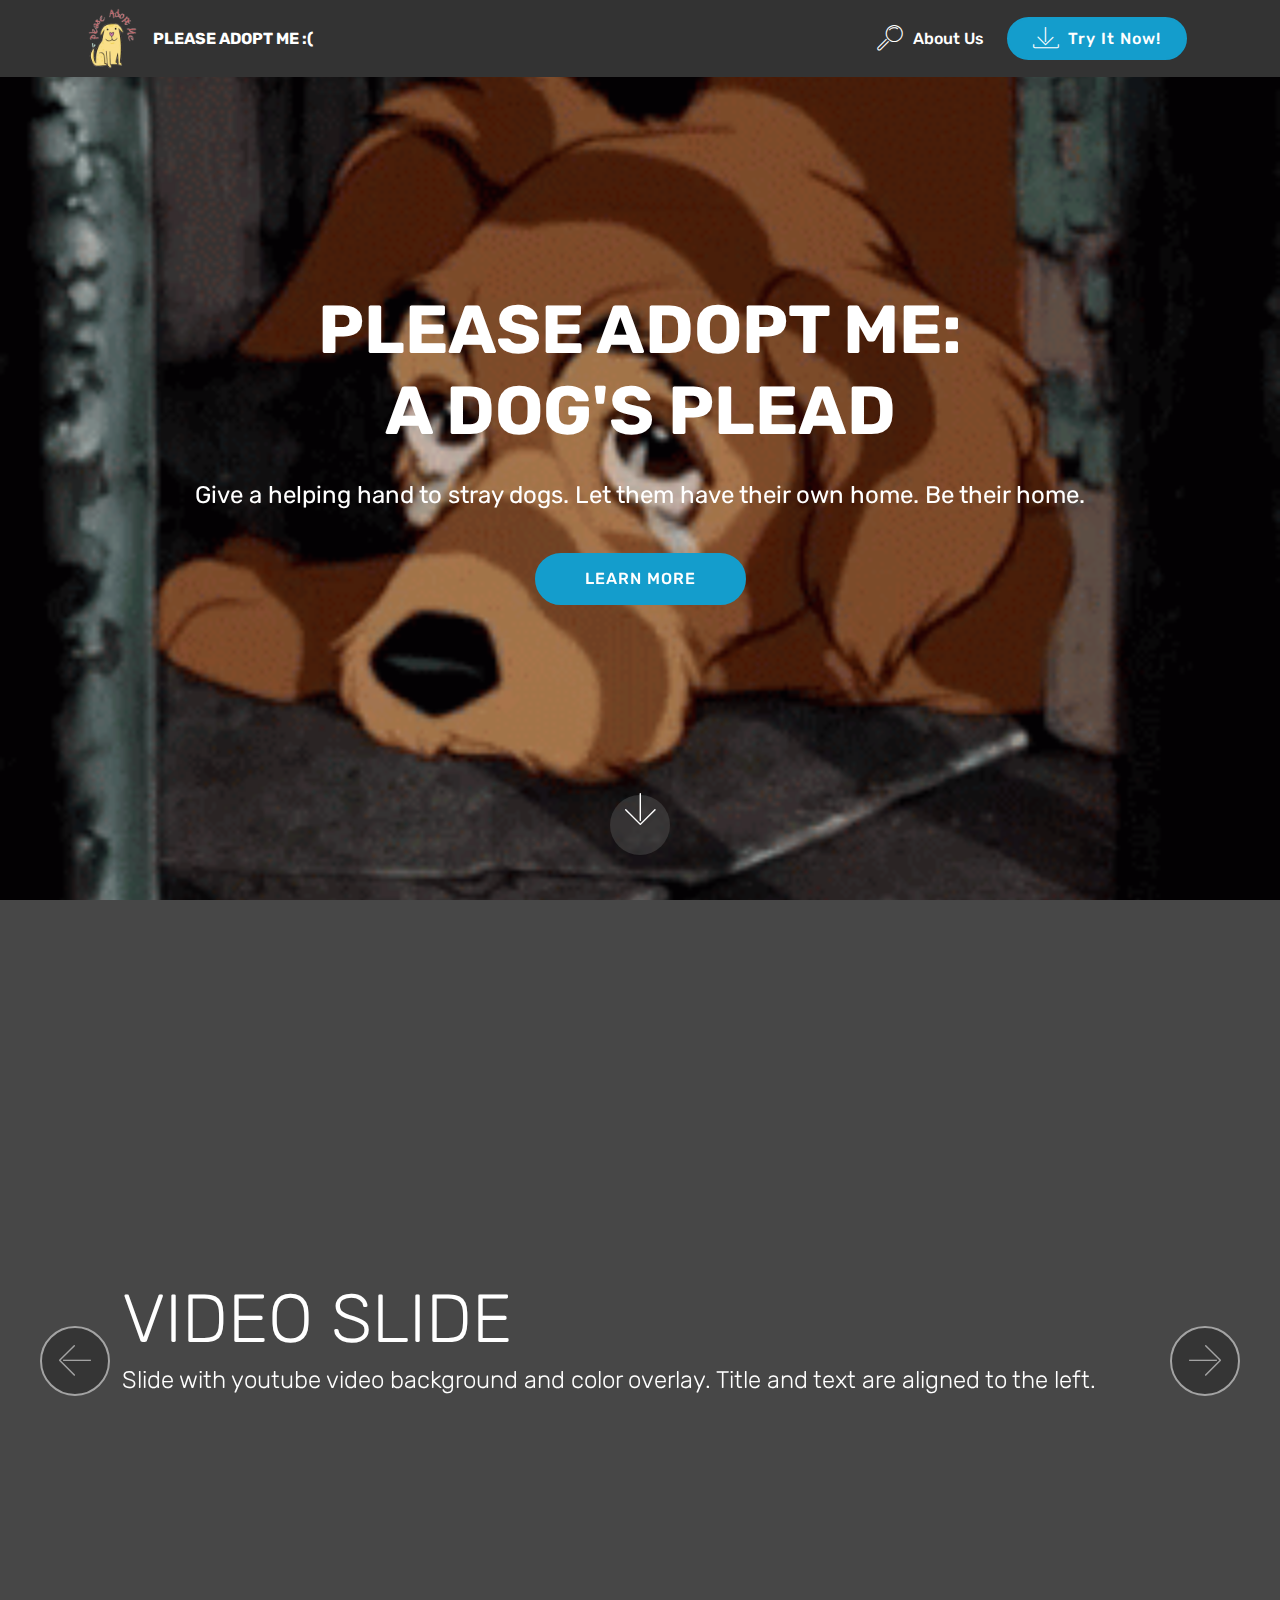
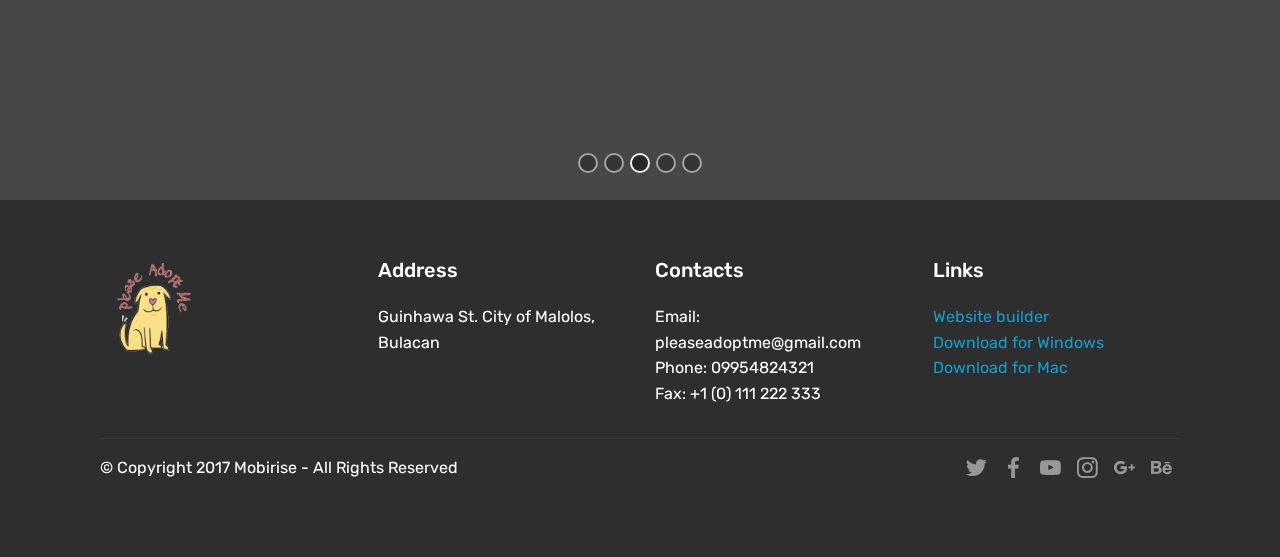
<file: index.html>
<!DOCTYPE html>
<html >
<head>
  <!-- Site made with Mobirise Website Builder v4.8.4, https://mobirise.com -->
  <meta charset="UTF-8">
  <meta http-equiv="X-UA-Compatible" content="IE=edge">
  <meta name="generator" content="Mobirise v4.8.4, mobirise.com">
  <meta name="viewport" content="width=device-width, initial-scale=1, minimum-scale=1">
  <link rel="shortcut icon" href="assets/images/imageedit-1-9309919040-122x122.png" type="image/x-icon">
  <meta name="description" content="">
  <title>Home</title>
  <link rel="stylesheet" href="assets/web/assets/mobirise-icons/mobirise-icons.css">
  <link rel="stylesheet" href="assets/tether/tether.min.css">
  <link rel="stylesheet" href="assets/bootstrap/css/bootstrap.min.css">
  <link rel="stylesheet" href="assets/bootstrap/css/bootstrap-grid.min.css">
  <link rel="stylesheet" href="assets/bootstrap/css/bootstrap-reboot.min.css">
  <link rel="stylesheet" href="assets/socicon/css/styles.css">
  <link rel="stylesheet" href="assets/dropdown/css/style.css">
  <link rel="stylesheet" href="assets/theme/css/style.css">
  <link rel="stylesheet" href="assets/mobirise/css/mbr-additional.css" type="text/css">
  
  
  
</head>
<body>
  <section class="menu cid-r2PenabBRb" once="menu" id="menu1-4">

    

    <nav class="navbar navbar-expand beta-menu navbar-dropdown align-items-center navbar-fixed-top navbar-toggleable-sm">
        <button class="navbar-toggler navbar-toggler-right" type="button" data-toggle="collapse" data-target="#navbarSupportedContent" aria-controls="navbarSupportedContent" aria-expanded="false" aria-label="Toggle navigation">
            <div class="hamburger">
                <span></span>
                <span></span>
                <span></span>
                <span></span>
            </div>
        </button>
        <div class="menu-logo">
            <div class="navbar-brand">
                <span class="navbar-logo">
                    <a href="https://mobirise.com">
                         <img src="assets/images/imageedit-1-9309919040-122x122.png" alt="Mobirise" title="" style="height: 3.8rem;">
                    </a>
                </span>
                <span class="navbar-caption-wrap"><a class="navbar-caption text-white display-4" href="https://mobirise.com">PLEASE ADOPT ME :(</a></span>
            </div>
        </div>
        <div class="collapse navbar-collapse" id="navbarSupportedContent">
            <ul class="navbar-nav nav-dropdown" data-app-modern-menu="true"><li class="nav-item">
                    <a class="nav-link link text-white display-4" href="page1.html">
                        <span class="mbri-search mbr-iconfont mbr-iconfont-btn"></span>
                        About Us
                    </a>
                </li></ul>
            <div class="navbar-buttons mbr-section-btn"><a class="btn btn-sm btn-primary display-4" href="https://mobirise.com">
                    <span class="mbri-save mbr-iconfont mbr-iconfont-btn "></span>
                    Try It Now!
                </a></div>
        </div>
    </nav>
</section>

<section class="engine"><a href="https://mobirise.info/v">html templates</a></section><section class="header6 cid-r2Pd1W786J mbr-fullscreen mbr-parallax-background" id="header6-2">

    

    <div class="mbr-overlay" style="opacity: 0.2; background-color: rgb(0, 0, 0);">
    </div>

    <div class="container">
        <div class="row justify-content-md-center">
            <div class="mbr-white col-md-10">
                <h1 class="mbr-section-title align-center mbr-bold pb-3 mbr-fonts-style display-1">
                    PLEASE ADOPT ME: <br>A DOG'S PLEAD</h1>
                <p class="mbr-text align-center pb-3 mbr-fonts-style display-5">Give a helping hand to stray dogs. Let them have their own home. Be their home.</p>
                <div class="mbr-section-btn align-center"><a class="btn btn-md btn-primary display-4" href="page2.html">LEARN MORE</a></div>
            </div>
        </div>
    </div>

    <div class="mbr-arrow hidden-sm-down" aria-hidden="true">
        <a href="#next">
            <i class="mbri-down mbr-iconfont"></i>
        </a>
    </div>
</section>

<section class="carousel slide cid-r2Pmy8Nw4Q" data-interval="false" id="slider1-f">

    

    <div class="full-screen"><div class="mbr-slider slide carousel" data-pause="true" data-keyboard="false" data-ride="false" data-interval="false"><ol class="carousel-indicators"><li data-app-prevent-settings="" data-target="#slider1-f" data-slide-to="0"></li><li data-app-prevent-settings="" data-target="#slider1-f" data-slide-to="1"></li><li data-app-prevent-settings="" data-target="#slider1-f" class=" active" data-slide-to="2"></li><li data-app-prevent-settings="" data-target="#slider1-f" data-slide-to="3"></li><li data-app-prevent-settings="" data-target="#slider1-f" data-slide-to="4"></li></ol><div class="carousel-inner" role="listbox"><div class="carousel-item slider-fullscreen-image" data-bg-video-slide="false" style="background-image: url(assets/images/received-312939912620183-960x720.jpg);"><div class="container container-slide"><div class="image_wrapper"><div class="mbr-overlay"></div><img src="assets/images/received-312939912620183-960x720.jpg"><div class="carousel-caption justify-content-center"><div class="col-10 align-center"><h2 class="mbr-fonts-style display-1">donate and support</h2><p class="lead mbr-text mbr-fonts-style display-5">it will make everyone happy :)</p><div class="mbr-section-btn" buttons="0"><a class="btn btn-success display-4" href="page4.html">FOR WINDOWS</a> <a class="btn  btn-white-outline display-4" href="page4.html">FOR MAC</a></div></div></div></div></div></div><div class="carousel-item slider-fullscreen-image" data-bg-video-slide="false" style="background-image: url(assets/images/received-172473423642294.gif);"><div class="container container-slide"><div class="image_wrapper"><div class="mbr-overlay"></div><img src="assets/images/received-172473423642294.gif"><div class="carousel-caption justify-content-center"><div class="col-10 align-right"><h2 class="mbr-fonts-style display-1">IMAGE SLIDE</h2><p class="lead mbr-text mbr-fonts-style display-5">Choose from the large selection of latest pre-made blocks - jumbotrons, hero images, parallax scrolling, video backgrounds, hamburger menu, sticky header and more.</p><div class="mbr-section-btn" buttons="0"><a class="btn btn-info display-4" href="page3.html">FOR WINDOWS</a> <a class="btn  btn-white-outline display-4" href="page3.html">FOR MAC</a></div></div></div></div></div></div><div class="carousel-item slider-fullscreen-image active" data-bg-video-slide="https://www.youtu.be.com/HUxh4Q2AW58"><div class="mbr-overlay" style="opacity: 0.7;"></div><div class="container container-slide"><div class="image_wrapper"><img src="assets/images/2.jpg" style="opacity: 0;"><div class="carousel-caption justify-content-center"><div class="col-10 align-left"><h2 class="mbr-fonts-style display-1">VIDEO SLIDE</h2><p class="lead mbr-text mbr-fonts-style display-5">Slide with youtube video background and color overlay. Title and text are aligned to the left.</p></div></div></div></div></div><div class="carousel-item slider-fullscreen-image" data-bg-video-slide="false" style="background-image: url(assets/images/received-684052268632776-960x720.jpg);"><div class="container container-slide"><div class="image_wrapper"><div class="mbr-overlay"></div><img src="assets/images/received-684052268632776-960x720.jpg"><div class="carousel-caption justify-content-center"><div class="col-10 align-center"><h2 class="mbr-fonts-style display-1">BE A VOLUNTEER!!</h2><p class="lead mbr-text mbr-fonts-style display-5">help the dogs</p><div class="mbr-section-btn" buttons="0"><a class="btn btn-success display-4" href="page4.html">FOR WINDOWS</a> <a class="btn  btn-white-outline display-4" href="page4.html">FOR MAC</a></div></div></div></div></div></div><div class="carousel-item slider-fullscreen-image" data-bg-video-slide="false" style="background-image: url(assets/images/received-243770322969000.gif);"><div class="container container-slide"><div class="image_wrapper"><div class="mbr-overlay"></div><img src="assets/images/received-243770322969000.gif"><div class="carousel-caption justify-content-center"><div class="col-10 align-center"><h2 class="mbr-fonts-style display-1">arf arf</h2><p class="lead mbr-text mbr-fonts-style display-5">give us dog. give a tender love and care.</p><div class="mbr-section-btn" buttons="0"><a class="btn btn-success display-4" href="page4.html">FOR WINDOWS</a> <a class="btn  btn-white-outline display-4" href="page4.html">FOR MAC</a></div></div></div></div></div></div></div><a data-app-prevent-settings="" class="carousel-control carousel-control-prev" role="button" data-slide="prev" href="#slider1-f"><span aria-hidden="true" class="mbri-left mbr-iconfont"></span><span class="sr-only">Previous</span></a><a data-app-prevent-settings="" class="carousel-control carousel-control-next" role="button" data-slide="next" href="#slider1-f"><span aria-hidden="true" class="mbri-right mbr-iconfont"></span><span class="sr-only">Next</span></a></div></div>

</section>

<section class="cid-r2PgQYYtP4" id="footer1-e">

    

    

    <div class="container">
        <div class="media-container-row content text-white">
            <div class="col-12 col-md-3">
                <div class="media-wrap">
                    <a href="https://mobirise.com/">
                        <img src="assets/images/imageedit-1-9309919040-192x192.png" alt="Mobirise" title="">
                    </a>
                </div>
            </div>
            <div class="col-12 col-md-3 mbr-fonts-style display-7">
                <h5 class="pb-3">
                    Address
                </h5>
                <p class="mbr-text">Guinhawa St. City of Malolos, Bulacan</p>
            </div>
            <div class="col-12 col-md-3 mbr-fonts-style display-7">
                <h5 class="pb-3">
                    Contacts
                </h5>
                <p class="mbr-text">
                    Email: pleaseadoptme@gmail.com
                    <br>Phone: 09954824321 &nbsp; &nbsp; &nbsp; &nbsp; &nbsp;<br>Fax: +1 (0) 111 222 333</p>
            </div>
            <div class="col-12 col-md-3 mbr-fonts-style display-7">
                <h5 class="pb-3">
                    Links
                </h5>
                <p class="mbr-text">
                    <a class="text-primary" href="https://mobirise.com/">Website builder</a>
                    <br><a class="text-primary" href="https://mobirise.com/mobirise-free-win.zip">Download for Windows</a>
                    <br><a class="text-primary" href="https://mobirise.com/mobirise-free-mac.zip">Download for Mac</a>
                </p>
            </div>
        </div>
        <div class="footer-lower">
            <div class="media-container-row">
                <div class="col-sm-12">
                    <hr>
                </div>
            </div>
            <div class="media-container-row mbr-white">
                <div class="col-sm-6 copyright">
                    <p class="mbr-text mbr-fonts-style display-7">
                        © Copyright 2017 Mobirise - All Rights Reserved
                    </p>
                </div>
                <div class="col-md-6">
                    <div class="social-list align-right">
                        <div class="soc-item">
                            <a href="https://twitter.com/mobirise" target="_blank">
                                <span class="socicon-twitter socicon mbr-iconfont mbr-iconfont-social"></span>
                            </a>
                        </div>
                        <div class="soc-item">
                            <a href="https://www.facebook.com/effiemagugat" target="_blank">
                                <span class="mbr-iconfont mbr-iconfont-social socicon-facebook socicon"></span>
                            </a>
                        </div>
                        <div class="soc-item">
                            <a href="https://www.youtube.com/glynisjy" target="_blank">
                                <span class="mbr-iconfont mbr-iconfont-social socicon-youtube socicon"></span>
                            </a>
                        </div>
                        <div class="soc-item">
                            <a href="https://instagram.com/effiemagugat" target="_blank">
                                <span class="mbr-iconfont mbr-iconfont-social socicon-instagram socicon"></span>
                            </a>
                        </div>
                        <div class="soc-item">
                            <a href="https://plus.google.com/u/0/+Mobirise" target="_blank">
                                <span class="socicon-googleplus socicon mbr-iconfont mbr-iconfont-social"></span>
                            </a>
                        </div>
                        <div class="soc-item">
                            <a href="https://www.behance.net/Mobirise" target="_blank">
                                <span class="socicon-behance socicon mbr-iconfont mbr-iconfont-social"></span>
                            </a>
                        </div>
                    </div>
                </div>
            </div>
        </div>
    </div>
</section>


  <script src="assets/web/assets/jquery/jquery.min.js"></script>
  <script src="assets/popper/popper.min.js"></script>
  <script src="assets/tether/tether.min.js"></script>
  <script src="assets/bootstrap/js/bootstrap.min.js"></script>
  <script src="assets/smoothscroll/smooth-scroll.js"></script>
  <script src="assets/parallax/jarallax.min.js"></script>
  <script src="assets/vimeoplayer/jquery.mb.vimeo_player.js"></script>
  <script src="assets/touchswipe/jquery.touch-swipe.min.js"></script>
  <script src="assets/bootstrapcarouselswipe/bootstrap-carousel-swipe.js"></script>
  <script src="assets/dropdown/js/script.min.js"></script>
  <script src="assets/ytplayer/jquery.mb.ytplayer.min.js"></script>
  <script src="assets/theme/js/script.js"></script>
  <script src="assets/slidervideo/script.js"></script>
  
  
</body>
</html>
</file>
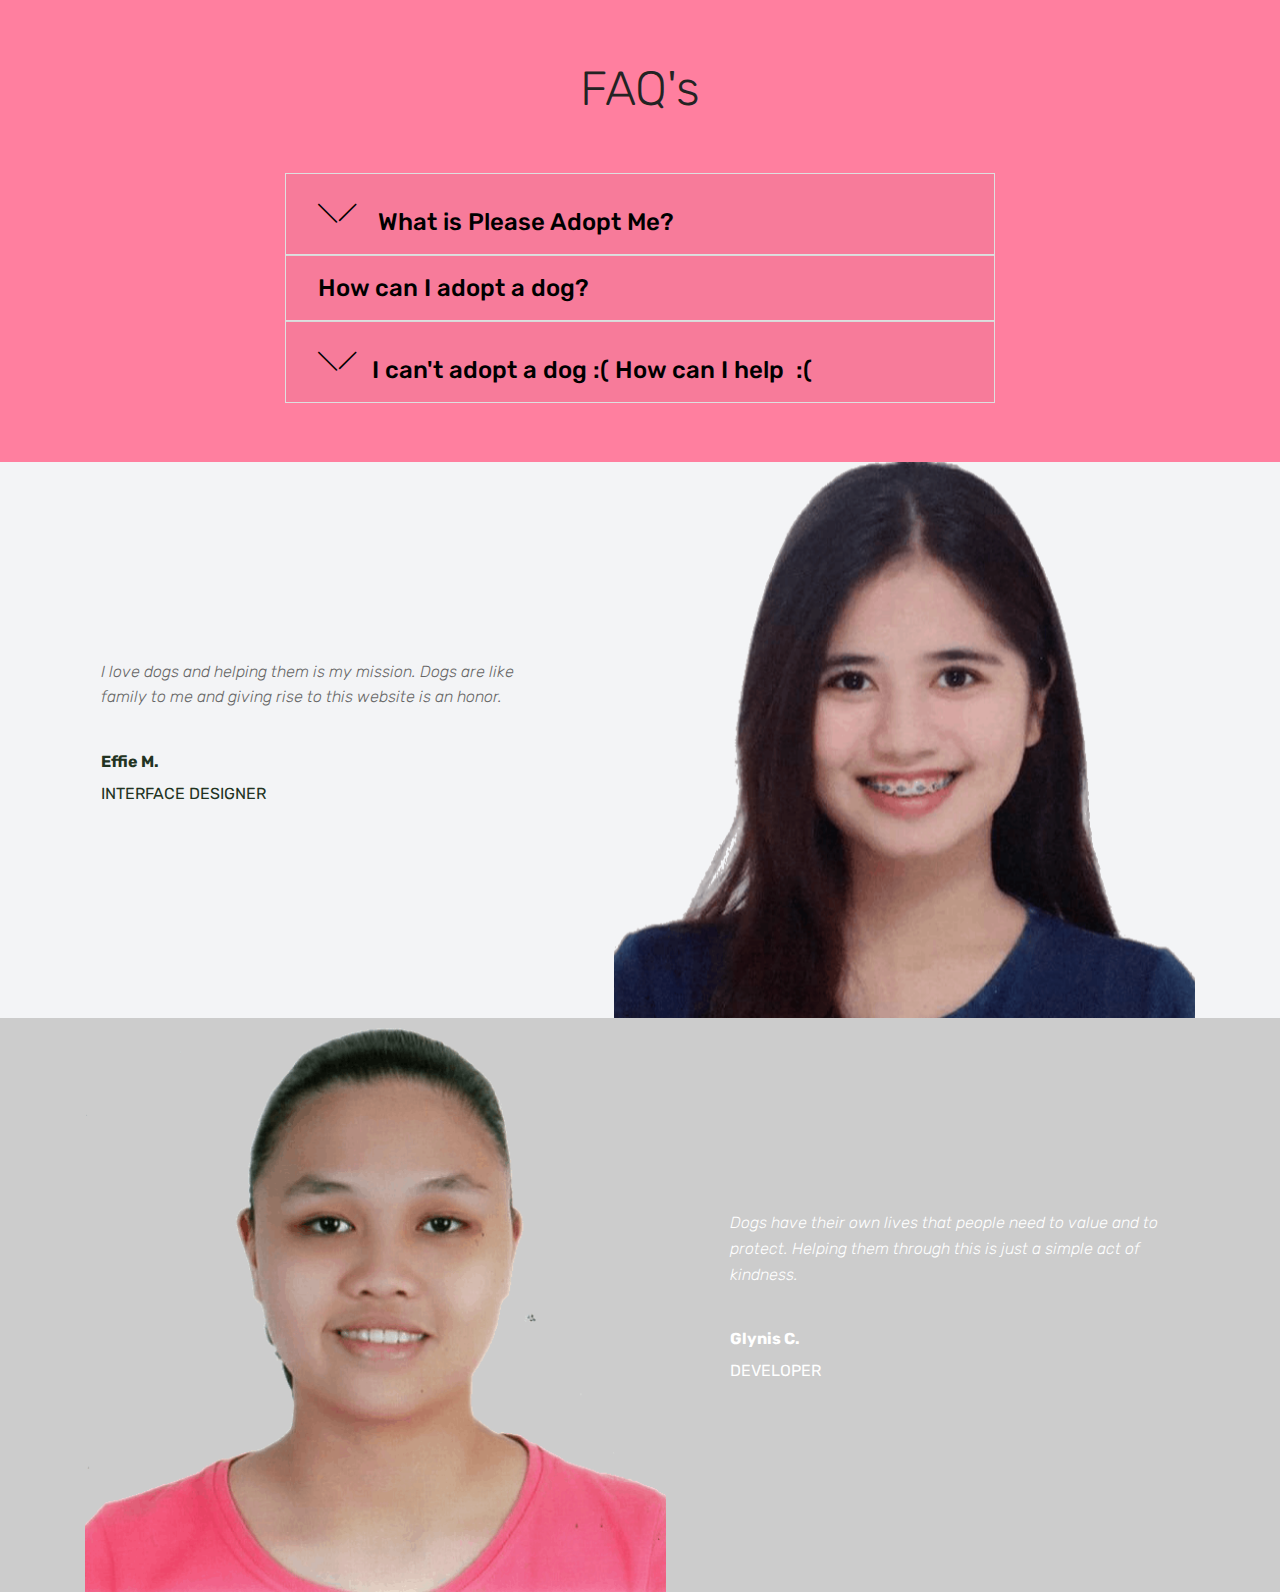
<file: page1.html>
<!DOCTYPE html>
<html >
<head>
  <!-- Site made with Mobirise Website Builder v4.8.4, https://mobirise.com -->
  <meta charset="UTF-8">
  <meta http-equiv="X-UA-Compatible" content="IE=edge">
  <meta name="generator" content="Mobirise v4.8.4, mobirise.com">
  <meta name="viewport" content="width=device-width, initial-scale=1, minimum-scale=1">
  <link rel="shortcut icon" href="assets/images/imageedit-1-9309919040-122x122.png" type="image/x-icon">
  <meta name="description" content="Website Creator Description">
  <title>ABOUT US!</title>
  <link rel="stylesheet" href="assets/web/assets/mobirise-icons/mobirise-icons.css">
  <link rel="stylesheet" href="assets/tether/tether.min.css">
  <link rel="stylesheet" href="assets/bootstrap/css/bootstrap.min.css">
  <link rel="stylesheet" href="assets/bootstrap/css/bootstrap-grid.min.css">
  <link rel="stylesheet" href="assets/bootstrap/css/bootstrap-reboot.min.css">
  <link rel="stylesheet" href="assets/theme/css/style.css">
  <link rel="stylesheet" href="assets/mobirise/css/mbr-additional.css" type="text/css">
  
  
  
</head>
<body>
  <section class="accordion1 cid-r2PoJd8MFn" id="accordion1-m">

    

    
    <div class="container">
        <div class="media-container-row">
            <div class="col-12 col-md-8">
                <div class="section-head text-center space30">
                    <h2 class="mbr-section-title pb-5 mbr-fonts-style display-2">FAQ's</h2>
                </div>
                <div class="clearfix"></div>
                <div id="bootstrap-accordion_10" class="panel-group accordionStyles accordion" role="tablist" aria-multiselectable="true">
                    <div class="card">
                        <div class="card-header" role="tab" id="headingOne">
                            <a role="button" class="panel-title collapsed text-black" data-toggle="collapse" data-core="" href="#collapse1_10" aria-expanded="false" aria-controls="collapse1">
                                <h4 class="mbr-fonts-style display-5">
                                    <span class="sign mbr-iconfont mbri-arrow-down inactive"></span>
                                    What is Please Adopt Me?</h4>
                            </a>
                        </div>
                        <div id="collapse1_10" class="panel-collapse noScroll collapse " role="tabpanel" aria-labelledby="headingOne" data-parent="#bootstrap-accordion_10">
                            <div class="panel-body p-4">
                                <p class="mbr-fonts-style panel-text display-7">This page aims to give home for dogs who are in need. A lot of dogs needs your help.</p>
                            </div>
                        </div>
                    </div>
                    <div class="card">
                        <div class="card-header" role="tab" id="headingTwo">
                            <a role="button" class="collapsed panel-title text-black" data-toggle="collapse" data-core="" href="#collapse2_10" aria-expanded="false" aria-controls="collapse2">
                                <h4 class="mbr-fonts-style display-5">How can I adopt a dog?</h4>
                            </a>
                            
                        </div>
                        <div id="collapse2_10" class="panel-collapse noScroll collapse" role="tabpanel" aria-labelledby="headingTwo" data-parent="#bootstrap-accordion_10">
                            <div class="panel-body p-4">
                                <p class="mbr-fonts-style panel-text display-7">
                                   Send us your inquiry! &nbsp;Name and the reason why you want to adopt a dog. There will be a form to be submitted on our email just to make sure that you are suitable a dog owner.&nbsp;</p>
                            </div>
                        </div>
                    </div>
                    <div class="card">
                        <div class="card-header" role="tab" id="headingThree">
                            <a role="button" class="collapsed text-black panel-title" data-toggle="collapse" data-core="" href="#collapse3_10" aria-expanded="false" aria-controls="collapse3">
                                <h4 class="mbr-fonts-style display-5">
                                    <span class="sign mbr-iconfont mbri-arrow-down inactive"></span>I can't adopt a dog :( How can I help &nbsp;:(</h4>
                            </a>
                        </div>
                        <div id="collapse3_10" class="panel-collapse noScroll collapse" role="tabpanel" aria-labelledby="headingThree" data-parent="#bootstrap-accordion_10">
                            <div class="panel-body p-4">
                                <p class="mbr-fonts-style panel-text display-7">There are millions of ways to help:<br>1. You can send donations. Bank details are in information page. Our foundation needs support from all of you.<br>2. You can help us by spreading the word. Share this page and let other people know. The more people who knows the better. We should know issues like this.<br>3. You can be a volunteer! Help us in feeding, bathing and even playinbg with the dogs. With these, you are in no doubt helping us and the dogs.<br><br></p>
                            </div>
                        </div>
                    </div>
                    
                    
                    
                </div>
            </div>
        </div>
    </div>
</section>

<section class="engine"><a href="https://mobirise.info/g">how to build your own site for free</a></section><section class="testimonials3 cid-r2PprbFkEa" id="testimonials3-o">

    

    

    <div class="container">
        <div class="media-container-row">
            <div class="media-content px-3 align-self-center mbr-white py-2">
                <p class="mbr-text testimonial-text mbr-fonts-style display-7">
                   I love dogs and helping them is my mission. Dogs are like family to me and giving rise to this website is an honor.</p>
                <p class="mbr-author-name pt-4 mb-2 mbr-fonts-style display-7">
                   Effie M.</p>
                <p class="mbr-author-desc mbr-fonts-style display-7">
                   INTERFACE DESIGNER
                </p>
            </div>

            <div class="mbr-figure pl-lg-5" style="width: 130%;">
              <img src="assets/images/imageedit-6-3501434315-600x593.png" alt="" title="">
            </div>
        </div>
    </div>
</section>

<section class="testimonials2 cid-r4eXUuV8z3" id="testimonials2-12">

    

    

    <div class="container">
        <div class="media-container-row">
            <div class="mbr-figure pr-lg-5" style="width: 130%;">
              <img src="assets/images/imageedit-8-2910523706-570x564.png" alt="" title="">
            </div>
            <div class="media-content px-3 align-self-center mbr-white py-2">
                    <p class="mbr-text testimonial-text mbr-fonts-style display-7">Dogs have their own lives that people need to value and to protect. Helping them through this is just a simple act of kindness.&nbsp;</p>
                    <p class="mbr-author-name pt-4 mb-2 mbr-fonts-style display-7">
                       Glynis C.</p>
                    <p class="mbr-author-desc mbr-fonts-style display-7">
                       DEVELOPER
                    </p>
            </div>
        </div>
    </div>
</section>


  <script src="assets/web/assets/jquery/jquery.min.js"></script>
  <script src="assets/popper/popper.min.js"></script>
  <script src="assets/tether/tether.min.js"></script>
  <script src="assets/bootstrap/js/bootstrap.min.js"></script>
  <script src="assets/smoothscroll/smooth-scroll.js"></script>
  <script src="assets/mbr-switch-arrow/mbr-switch-arrow.js"></script>
  <script src="assets/theme/js/script.js"></script>
  
  
</body>
</html>
</file>
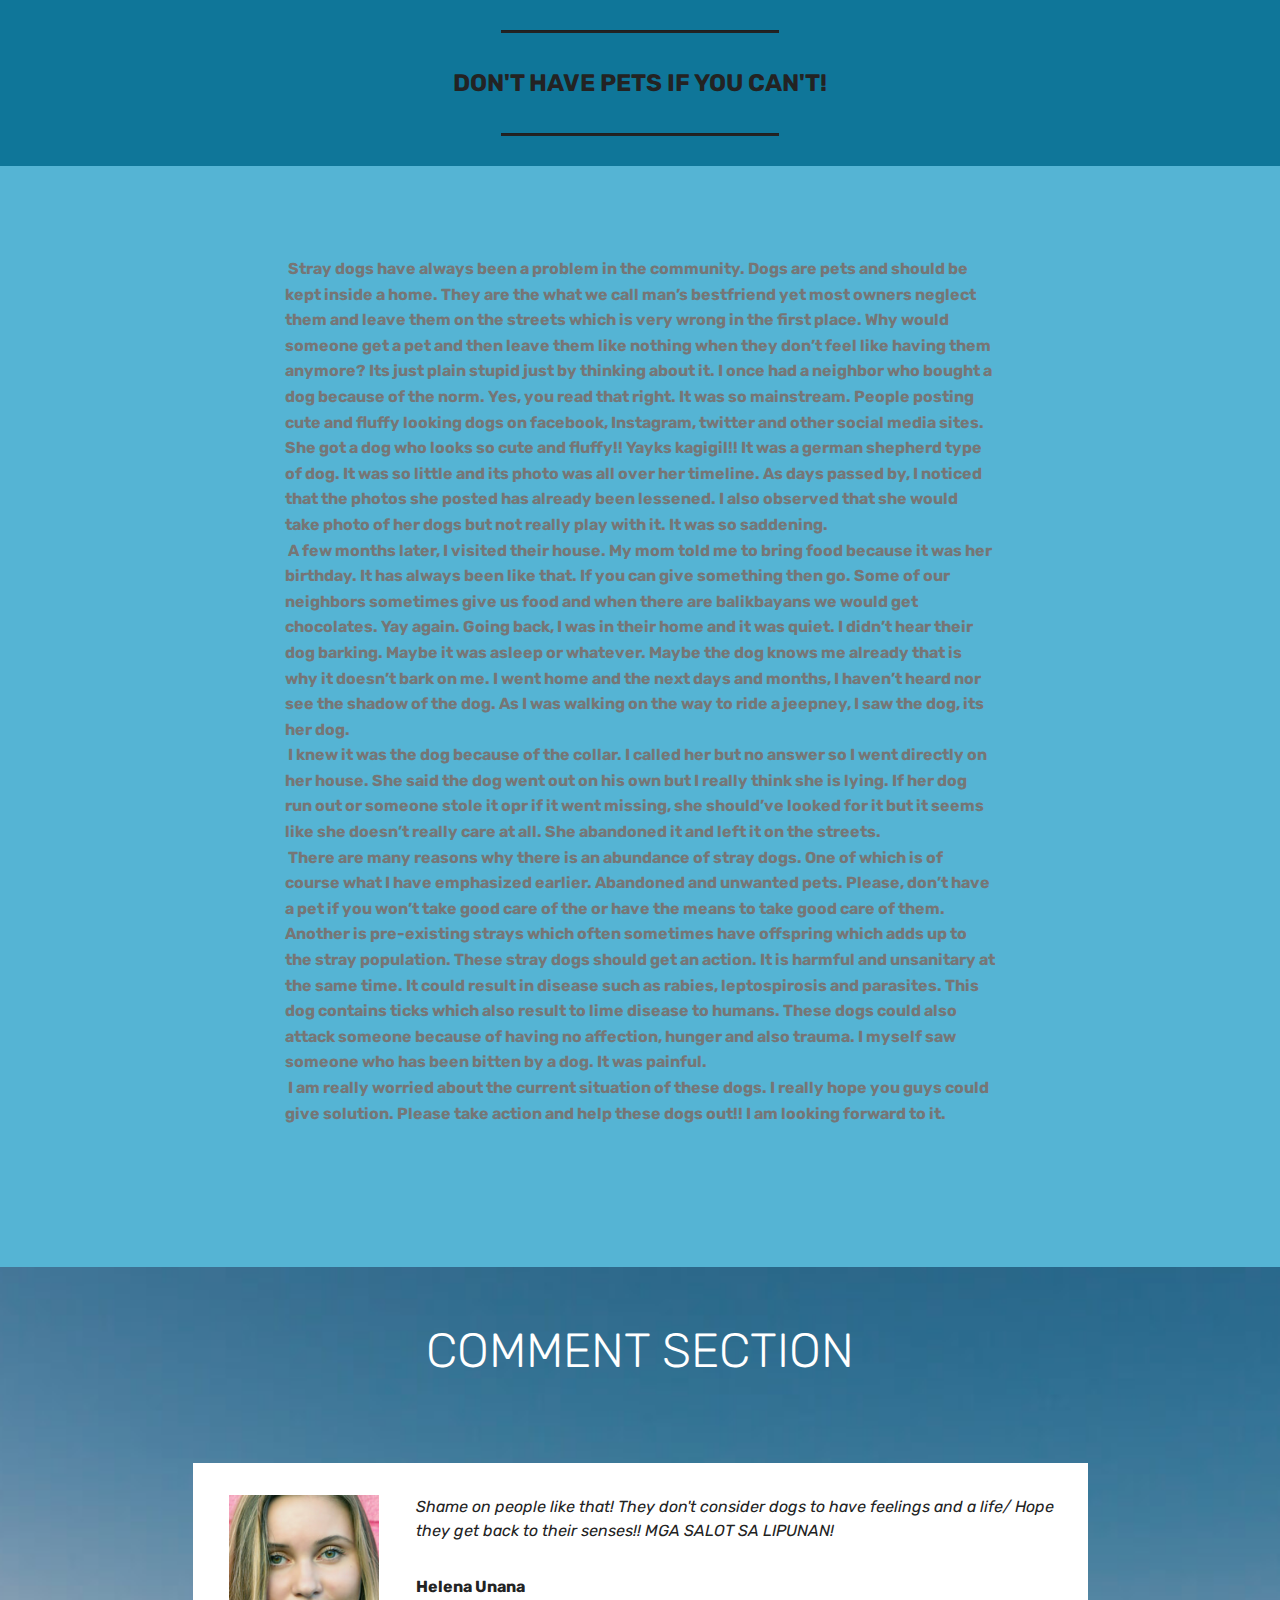
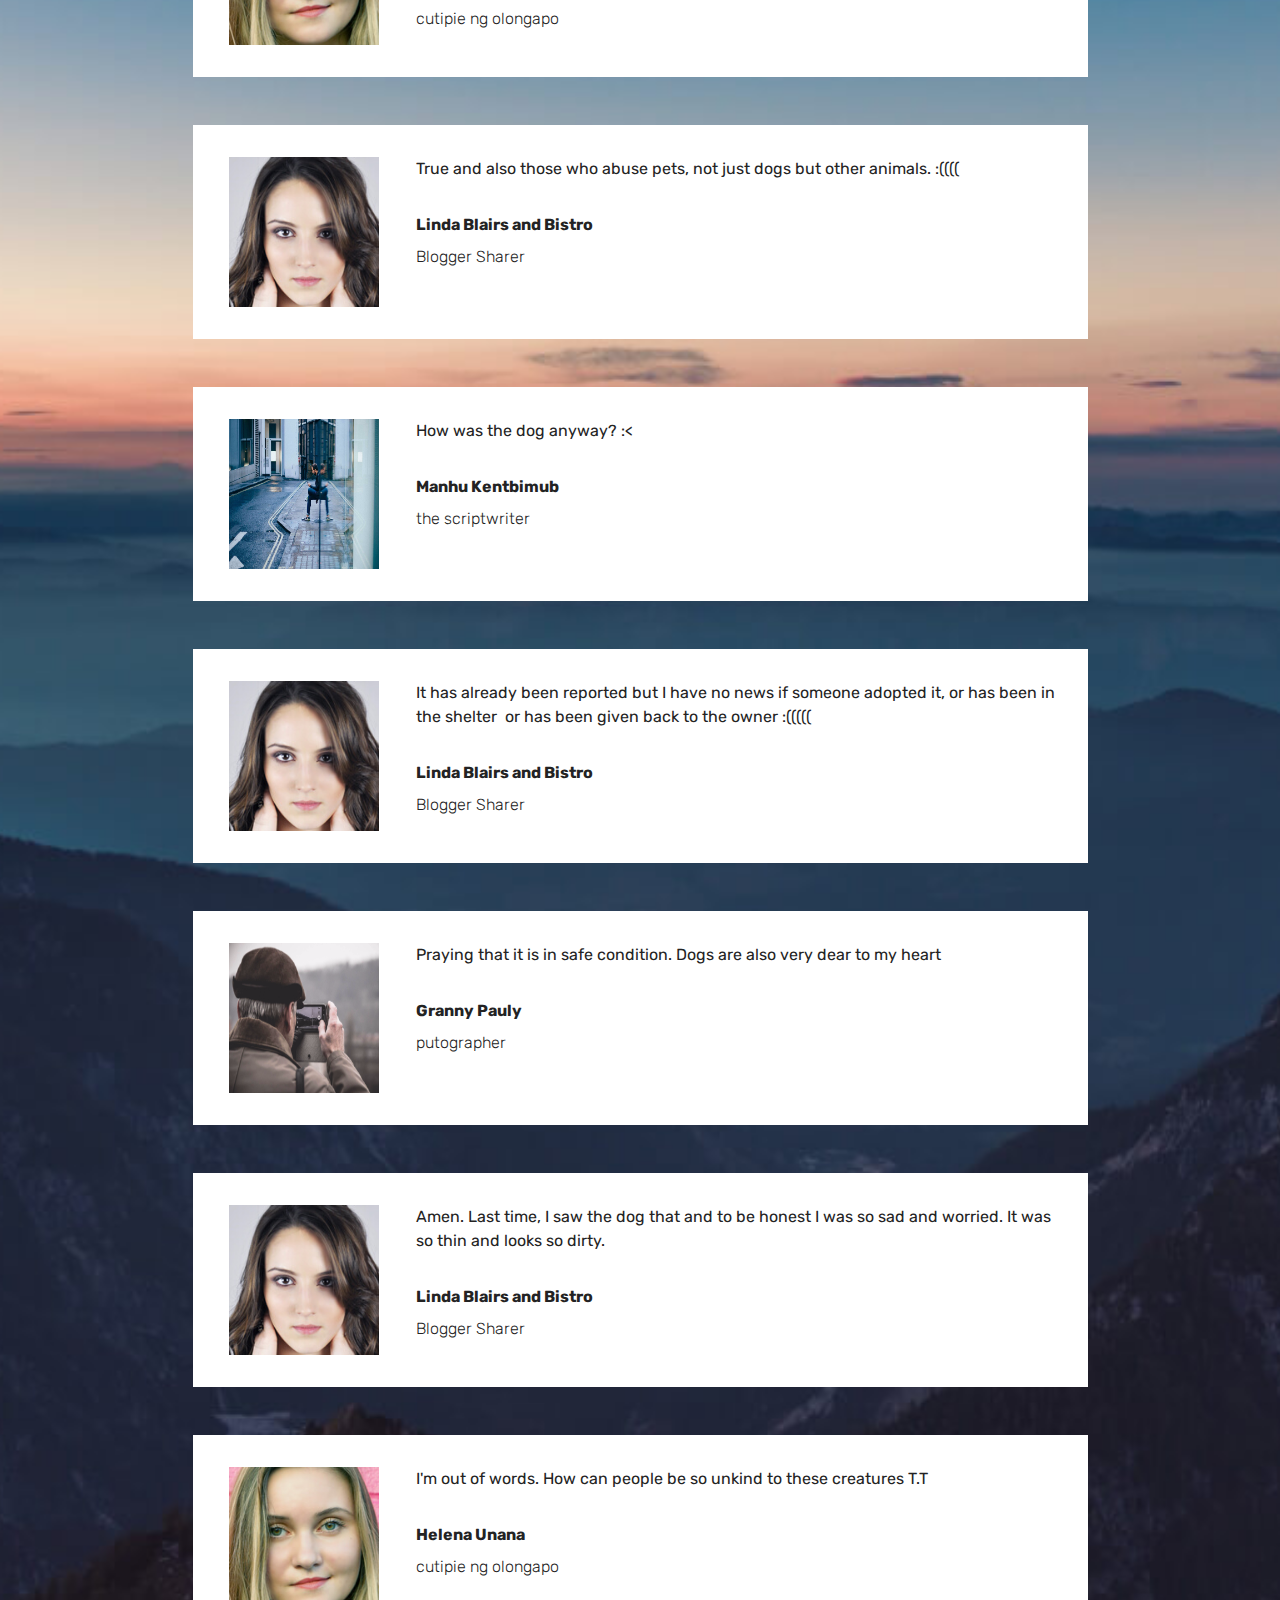
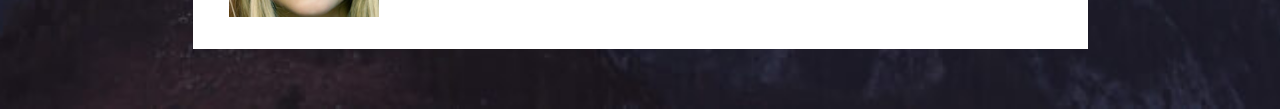
<file: page2.html>
<!DOCTYPE html>
<html >
<head>
  <!-- Site made with Mobirise Website Builder v4.8.4, https://mobirise.com -->
  <meta charset="UTF-8">
  <meta http-equiv="X-UA-Compatible" content="IE=edge">
  <meta name="generator" content="Mobirise v4.8.4, mobirise.com">
  <meta name="viewport" content="width=device-width, initial-scale=1, minimum-scale=1">
  <link rel="shortcut icon" href="assets/images/imageedit-1-9309919040-122x122.png" type="image/x-icon">
  <meta name="description" content="Web Site Creator Description">
  <title>BLOG</title>
  <link rel="stylesheet" href="assets/tether/tether.min.css">
  <link rel="stylesheet" href="assets/bootstrap/css/bootstrap.min.css">
  <link rel="stylesheet" href="assets/bootstrap/css/bootstrap-grid.min.css">
  <link rel="stylesheet" href="assets/bootstrap/css/bootstrap-reboot.min.css">
  <link rel="stylesheet" href="assets/theme/css/style.css">
  <link rel="stylesheet" href="assets/mobirise/css/mbr-additional.css" type="text/css">
  
  
  
</head>
<body>
  <section class="mbr-section article content9 cid-r4f69Cp9oJ" id="content9-1d">
    
     

    <div class="container">
        <div class="inner-container" style="width: 100%;">
            <hr class="line" style="width: 25%;">
            <div class="section-text align-center mbr-fonts-style display-5"><strong>DON'T HAVE PETS IF YOU CAN'T!</strong></div>
            <hr class="line" style="width: 25%;">
        </div>
        </div>
</section>

<section class="engine"><a href="https://mobirise.info/n">free simple website templates</a></section><section class="mbr-section article content1 cid-r4f6tel9tj" id="content1-1e">
    
     

    <div class="container">
        <div class="media-container-row">
            <div class="mbr-text col-12 col-md-8 mbr-fonts-style display-7"><strong>&nbsp;Stray dogs have always been a problem in the community. Dogs are pets and should be kept inside a home. They are the what we call man’s bestfriend yet most owners neglect them and leave them on the streets which is very wrong in the first place. Why would someone get a pet and then leave them like nothing when they don’t feel like having them anymore? Its just plain stupid just by thinking about it. I once had a neighbor who bought a dog because of the norm. Yes, you read that right. It was so mainstream. People posting cute and fluffy looking dogs on facebook, Instagram, twitter and other social media sites. She got a dog who looks so cute and fluffy!! Yayks kagigil!! It was a german shepherd type of dog. It was so little and its photo was all over her timeline. As days passed by, I noticed that the photos she posted has already been lessened. I also observed that she would take photo of her dogs but not really play with it. It was so saddening.
</strong><div><strong>&nbsp;A few months later, I visited their house. My mom told me to bring food because it was her birthday. It has always been like that. If you can give something then go. Some of our neighbors sometimes give us food and when there are balikbayans we would get chocolates. Yay again. Going back, I was in their home and it was quiet. I didn’t hear their dog barking. Maybe it was asleep or whatever. Maybe the dog knows me already that is why it doesn’t bark on me. I went home and the next days and months, I haven’t heard nor see the shadow of the dog. As I was walking on the way to ride a jeepney, I saw the dog, its her dog.
</strong></div><div><strong>&nbsp;I knew it was the dog because of the collar. I called her but no answer so I went directly on her house. She said the dog went out on his own but I really think she is lying. If her dog run out or someone stole it opr if it went missing, she should’ve looked for it but it seems like she doesn’t really care at all. She abandoned it and left it on the streets.
</strong></div><div><strong>&nbsp;There are many reasons why there is an abundance of stray dogs. One of which is of course what I have emphasized earlier. Abandoned and unwanted pets. Please, don’t have a pet if you won’t take good care of the or have the means to take good care of them. Another is pre-existing strays which often sometimes have offspring which adds up to the stray population. These stray dogs should get an action. It is harmful and unsanitary at the same time. It could result in disease such as rabies, leptospirosis and parasites. This dog contains ticks which also result to lime disease to humans. These dogs could also attack someone because of having no affection, hunger and also trauma. I myself saw someone who has been bitten by a dog. It was painful.
</strong></div><div><strong>&nbsp;I am really worried about the current situation of these dogs. I really hope you guys could give solution. Please take action and help these dogs out!! I am looking forward to it.
</strong></div><div><strong>&nbsp; 
</strong></div><div><strong><br></strong></div></div>
        </div>
    </div>
</section>

<section class="testimonials4 cid-r4f9R2TRA3" id="testimonials4-1f">

  

  
  <div class="container">
    <h2 class="pb-3 mbr-fonts-style mbr-white align-center display-2">COMMENT SECTION</h2>
    <h3 class="mbr-section-subtitle mbr-light pb-3 mbr-fonts-style mbr-white align-center display-5"></h3>
    <div class="col-md-10 testimonials-container"> 
      

      
    <div class="testimonials-item">
        <div class="user row">
          <div class="col-lg-3 col-md-4">
            <div class="user_image">
              <img src="assets/images/face3.jpg">
            </div>
          </div>
          <div class="testimonials-caption col-lg-9 col-md-8">
            <div class="user_text ">
              <p class="mbr-fonts-style  display-7">
                 <em>Shame on people like that! They don't consider dogs to have feelings and a life/ Hope they get back to their senses!! MGA SALOT SA LIPUNAN!</em></p>
            </div>
            <div class="user_name mbr-bold mbr-fonts-style align-left pt-3 display-7">Helena Unana&nbsp;</div>
            <div class="user_desk mbr-light mbr-fonts-style align-left pt-2 display-7">cutipie ng olongapo</div>
          </div>
        </div>
      </div><div class="testimonials-item">
        <div class="user row">
          <div class="col-lg-3 col-md-4">
            <div class="user_image">
              <img src="assets/images/face1.jpg">
            </div>
          </div>
          <div class="testimonials-caption col-lg-9 col-md-8">
            <div class="user_text">
              <p class="mbr-fonts-style  display-7">True and also those who abuse pets, not just dogs but other animals. :((((</p>
            </div>
            <div class="user_name mbr-bold mbr-fonts-style align-left pt-3 display-7">
                 Linda Blairs and Bistro</div>
            <div class="user_desk mbr-light mbr-fonts-style align-left pt-2 display-7">
                 Blogger Sharer</div>
          </div>
        </div>
      </div><div class="testimonials-item">
        <div class="user row">
          <div class="col-lg-3 col-md-4">
            <div class="user_image">
              <img src="assets/images/1.jpg" alt="" title="">
            </div>
          </div>
          <div class="testimonials-caption col-lg-9 col-md-8">
            <div class="user_text">
              <p class="mbr-fonts-style  display-7">How was the dog anyway? :&lt;</p>
            </div>
            <div class="user_name mbr-bold mbr-fonts-style align-left pt-3 display-7">Manhu Kentbimub</div>
            <div class="user_desk mbr-light mbr-fonts-style align-left pt-2 display-7">the scriptwriter</div>
          </div>
        </div>
      </div><div class="testimonials-item">
        <div class="user row">
          <div class="col-lg-3 col-md-4">
            <div class="user_image">
              <img src="assets/images/face1.jpg">
            </div>
          </div>
          <div class="testimonials-caption col-lg-9 col-md-8">
            <div class="user_text">
              <p class="mbr-fonts-style  display-7">It has already been reported but I have no news if someone adopted it, or has been in the shelter &nbsp;or has been given back to the owner :(((((</p>
            </div>
            <div class="user_name mbr-bold mbr-fonts-style align-left pt-3 display-7">
                 Linda Blairs and Bistro</div>
            <div class="user_desk mbr-light mbr-fonts-style align-left pt-2 display-7">
                 Blogger Sharer</div>
          </div>
        </div>
      </div><div class="testimonials-item">
        <div class="user row">
          <div class="col-lg-3 col-md-4">
            <div class="user_image">
              <img src="assets/images/3.jpg" alt="" title="">
            </div>
          </div>
          <div class="testimonials-caption col-lg-9 col-md-8">
            <div class="user_text">
              <p class="mbr-fonts-style  display-7">Praying that it is in safe condition. Dogs are also very dear to my heart</p>
            </div>
            <div class="user_name mbr-bold mbr-fonts-style align-left pt-3 display-7">
                 Granny Pauly</div>
            <div class="user_desk mbr-light mbr-fonts-style align-left pt-2 display-7">
                 putographer</div>
          </div>
        </div>
      </div><div class="testimonials-item">
        <div class="user row">
          <div class="col-lg-3 col-md-4">
            <div class="user_image">
              <img src="assets/images/face1.jpg">
            </div>
          </div>
          <div class="testimonials-caption col-lg-9 col-md-8">
            <div class="user_text">
              <p class="mbr-fonts-style  display-7">Amen. Last time, I saw the dog that and to be honest I was so sad and worried. It was so thin and looks so dirty.&nbsp;</p>
            </div>
            <div class="user_name mbr-bold mbr-fonts-style align-left pt-3 display-7">Linda Blairs and Bistro</div>
            <div class="user_desk mbr-light mbr-fonts-style align-left pt-2 display-7">
                 Blogger Sharer</div>
          </div>
        </div>
      </div><div class="testimonials-item">
        <div class="user row">
          <div class="col-lg-3 col-md-4">
            <div class="user_image">
              <img src="assets/images/face30.jpg" alt="" title="">
            </div>
          </div>
          <div class="testimonials-caption col-lg-9 col-md-8">
            <div class="user_text">
              <p class="mbr-fonts-style  display-7">I'm out of words. How can people be so unkind to these creatures T.T&nbsp;</p>
            </div>
            <div class="user_name mbr-bold mbr-fonts-style align-left pt-3 display-7">Helena Unana</div>
            <div class="user_desk mbr-light mbr-fonts-style align-left pt-2 display-7">
                 cutipie ng olongapo</div>
          </div>
        </div>
      </div></div>
  </div>
</section>


  <script src="assets/web/assets/jquery/jquery.min.js"></script>
  <script src="assets/popper/popper.min.js"></script>
  <script src="assets/tether/tether.min.js"></script>
  <script src="assets/bootstrap/js/bootstrap.min.js"></script>
  <script src="assets/smoothscroll/smooth-scroll.js"></script>
  <script src="assets/theme/js/script.js"></script>
  
  
</body>
</html>
</file>
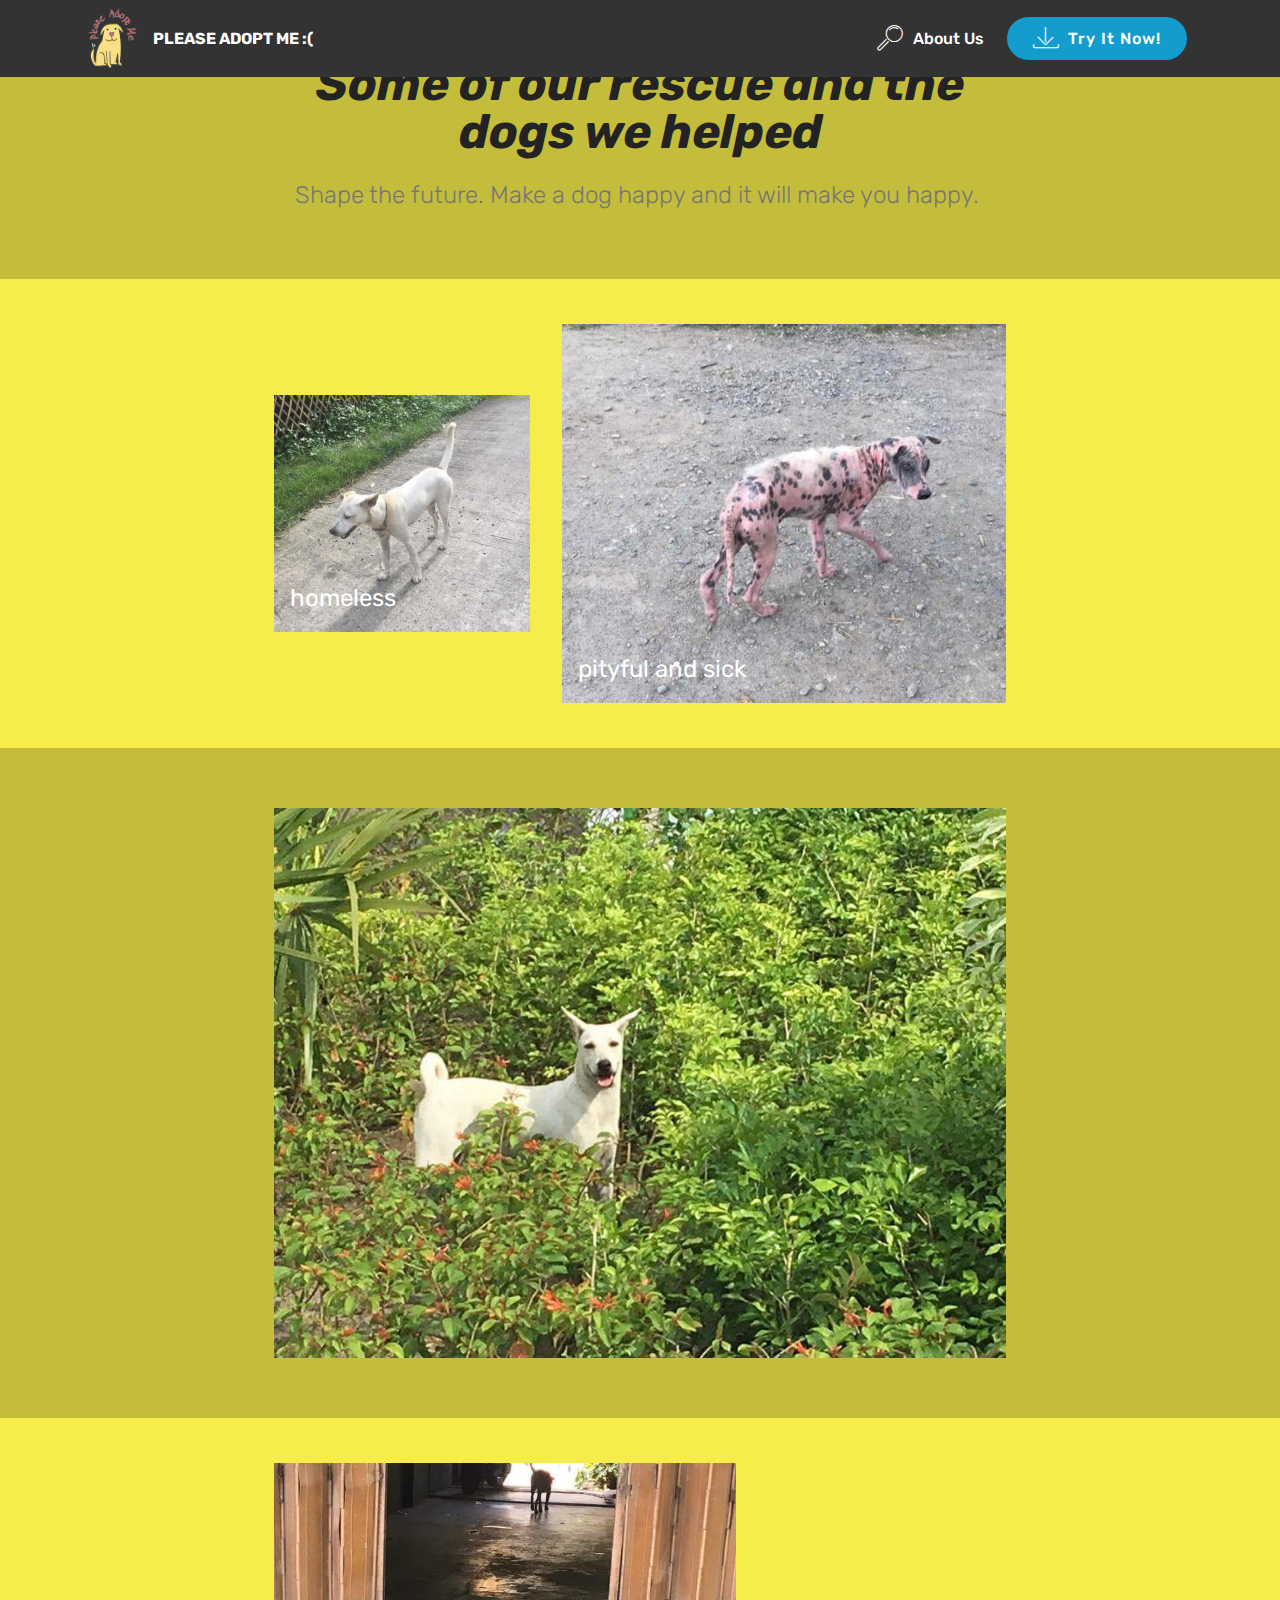
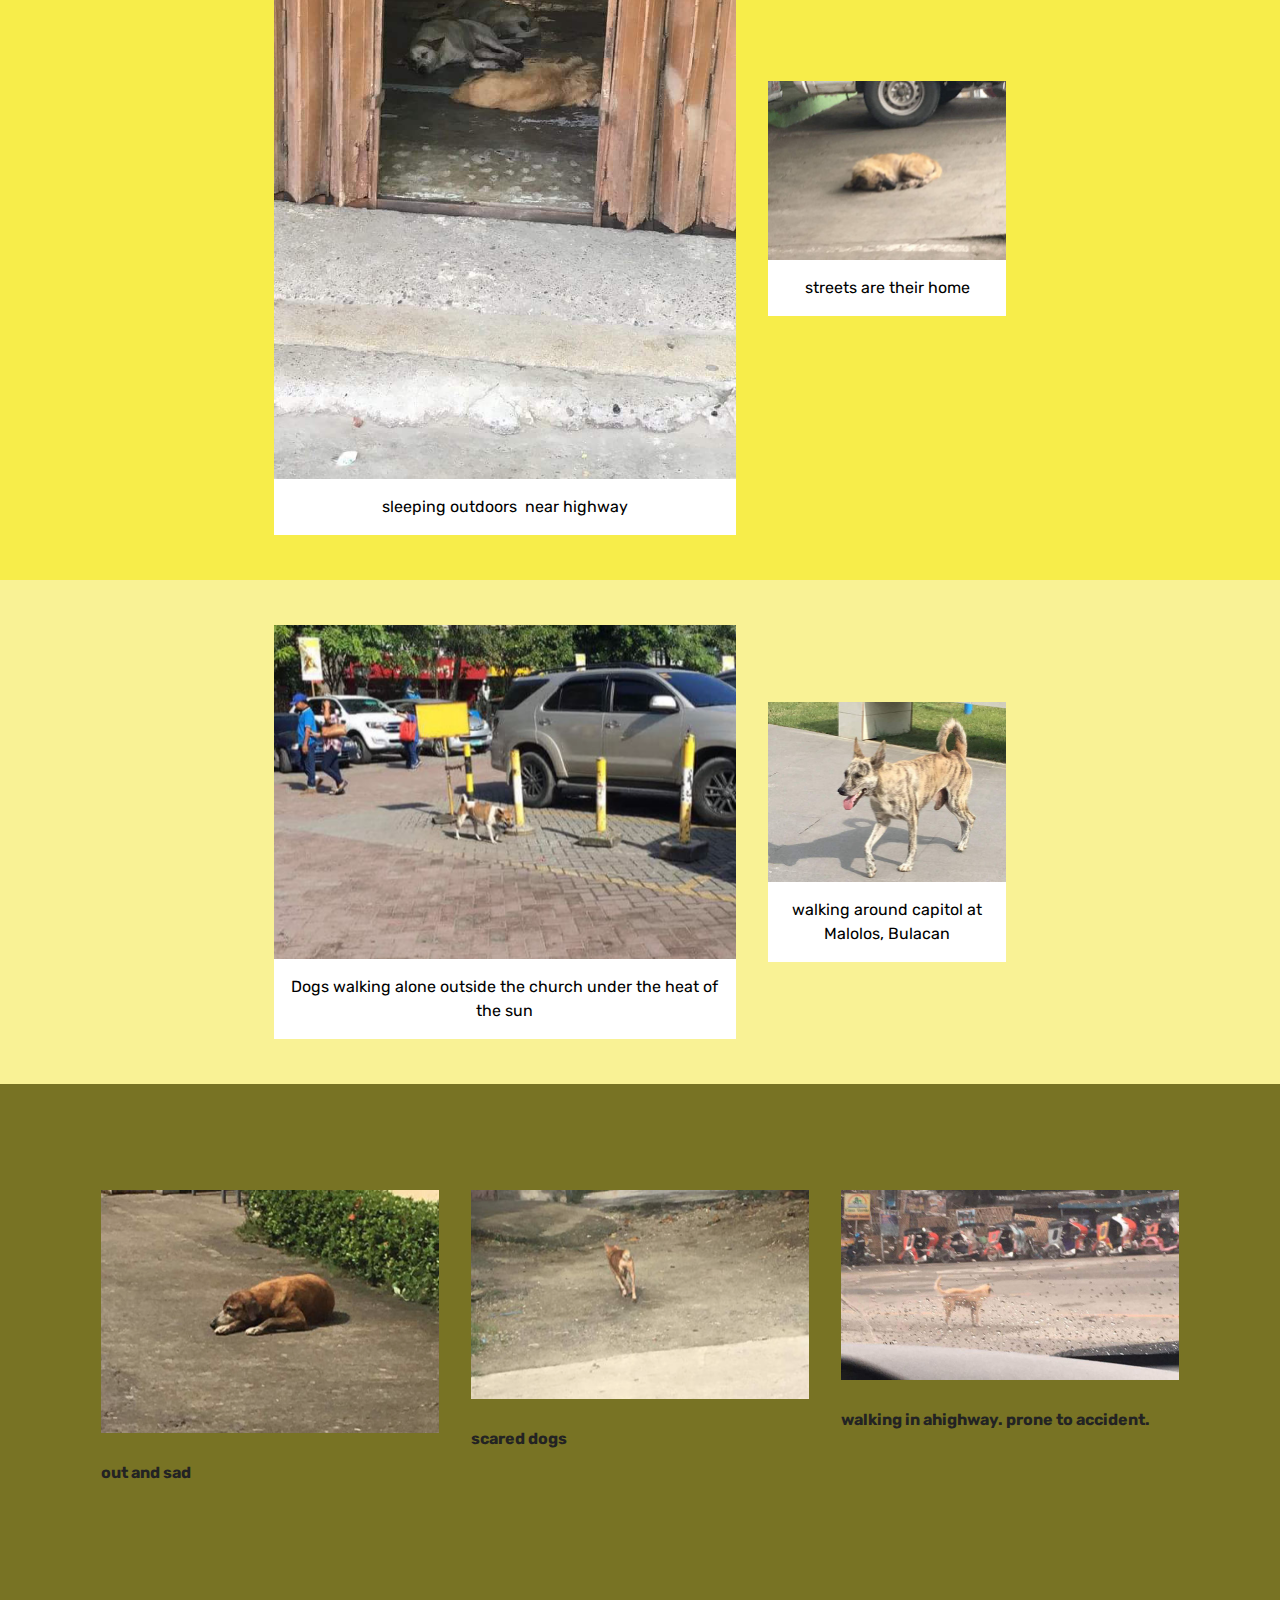
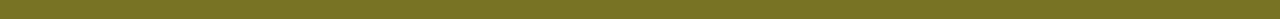
<file: page3.html>
<!DOCTYPE html>
<html >
<head>
  <!-- Site made with Mobirise Website Builder v4.8.4, https://mobirise.com -->
  <meta charset="UTF-8">
  <meta http-equiv="X-UA-Compatible" content="IE=edge">
  <meta name="generator" content="Mobirise v4.8.4, mobirise.com">
  <meta name="viewport" content="width=device-width, initial-scale=1, minimum-scale=1">
  <link rel="shortcut icon" href="assets/images/imageedit-1-9309919040-122x122.png" type="image/x-icon">
  <meta name="description" content="Web Site Maker Description">
  <title>Images</title>
  <link rel="stylesheet" href="assets/web/assets/mobirise-icons/mobirise-icons.css">
  <link rel="stylesheet" href="assets/tether/tether.min.css">
  <link rel="stylesheet" href="assets/bootstrap/css/bootstrap.min.css">
  <link rel="stylesheet" href="assets/bootstrap/css/bootstrap-grid.min.css">
  <link rel="stylesheet" href="assets/bootstrap/css/bootstrap-reboot.min.css">
  <link rel="stylesheet" href="assets/dropdown/css/style.css">
  <link rel="stylesheet" href="assets/theme/css/style.css">
  <link rel="stylesheet" href="assets/mobirise/css/mbr-additional.css" type="text/css">
  
  
  
</head>
<body>
  <section class="menu cid-r2PenabBRb" once="menu" id="menu1-1l">

    

    <nav class="navbar navbar-expand beta-menu navbar-dropdown align-items-center navbar-fixed-top navbar-toggleable-sm">
        <button class="navbar-toggler navbar-toggler-right" type="button" data-toggle="collapse" data-target="#navbarSupportedContent" aria-controls="navbarSupportedContent" aria-expanded="false" aria-label="Toggle navigation">
            <div class="hamburger">
                <span></span>
                <span></span>
                <span></span>
                <span></span>
            </div>
        </button>
        <div class="menu-logo">
            <div class="navbar-brand">
                <span class="navbar-logo">
                    <a href="https://mobirise.com">
                         <img src="assets/images/imageedit-1-9309919040-122x122.png" alt="Mobirise" title="" style="height: 3.8rem;">
                    </a>
                </span>
                <span class="navbar-caption-wrap"><a class="navbar-caption text-white display-4" href="https://mobirise.com">PLEASE ADOPT ME :(</a></span>
            </div>
        </div>
        <div class="collapse navbar-collapse" id="navbarSupportedContent">
            <ul class="navbar-nav nav-dropdown" data-app-modern-menu="true"><li class="nav-item">
                    <a class="nav-link link text-white display-4" href="page1.html">
                        <span class="mbri-search mbr-iconfont mbr-iconfont-btn"></span>
                        About Us
                    </a>
                </li></ul>
            <div class="navbar-buttons mbr-section-btn"><a class="btn btn-sm btn-primary display-4" href="https://mobirise.com">
                    <span class="mbri-save mbr-iconfont mbr-iconfont-btn "></span>
                    Try It Now!
                </a></div>
        </div>
    </nav>
</section>

<section class="engine"><a href="https://mobirise.info/c">site builder</a></section><section class="mbr-section content4 cid-r4TXceHrF9" id="content4-1s">

    

    <div class="container">
        <div class="media-container-row">
            <div class="title col-12 col-md-8">
                <h2 class="align-center pb-3 mbr-fonts-style display-2"><strong><em>Some of our rescue and the dogs we helped</em></strong></h2>
                <h3 class="mbr-section-subtitle align-center mbr-light mbr-fonts-style display-5">
                    Shape the future. Make a dog happy and it will make you happy.&nbsp;</h3>
                
            </div>
        </div>
    </div>
</section>

<section class="cid-r4TX6zKSQm" id="content15-1p">
    
    <div class="container">
            <div class="media-container-row" style="width: 66%;">
                <div class="img-item item1" style="width: 62%;">
                    <div class="img-cont">
                        <img src="assets/images/received-153555992246460-512x384.jpg" alt="" title="">
                        <div class="img-caption">
                            <p class="mbr-fonts-style align-left mbr-white display-5">homeless</p>
                        </div>
                    </div>

                </div>
                <div class="img-item">
                    <div class="img-cont">
                        <img src="assets/images/received-684052268632776-888x666.jpg" alt="" title="">
                        <div class="img-caption">
                            <p class="mbr-fonts-style align-left mbr-white display-5">pityful and sick</p>
                        </div>
                    </div>
                </div>
            </div>
    </div>
</section>

<section class="cid-r4TX9t7RWt" id="image1-1q">

    

    <figure class="mbr-figure container">
            <div class="image-block" style="width: 66%;">
                <img src="assets/images/received-1044527822395784-960x720.jpg" width="1400" alt="Mobirise" title="">
                
            </div>
    </figure>
</section>

<section class="cid-r4TXafPSA7" id="content13-1r">
    
    <div class="container">
            <div class="media-container-row" style="width: 66%;">
                <div class="img-item item1" style="width: 198%;">
                    <img src="assets/images/received-294423498045790-720x960.jpg" alt="" title="">
                    <div class="img-caption">
                        <p class="mbr-fonts-style align-center mbr-black display-7">
                            sleeping outdoors &nbsp;near highway</p>
                    </div>
                </div>
                <div class="img-item">
                    <img src="assets/images/received-312939912620183-478x359.jpg" alt="" title="">
                    <div class="img-caption">
                        <p class="mbr-fonts-style align-center mbr-black display-7">
                            streets are their home</p>
                    </div>
                </div>
            </div>
    </div>
</section>

<section class="cid-r4TYwVYtJv" id="content13-1t">
    
    <div class="container">
            <div class="media-container-row" style="width: 66%;">
                <div class="img-item item1" style="width: 198%;">
                    <img src="assets/images/received-2060117514007533-924x693.jpg" alt="" title="">
                    <div class="img-caption">
                        <p class="mbr-fonts-style align-center mbr-black display-7">Dogs walking alone outside the church under the heat of the sun</p>
                    </div>
                </div>
                <div class="img-item">
                    <img src="assets/images/received-307324136714800-478x359.jpg" alt="" title="">
                    <div class="img-caption">
                        <p class="mbr-fonts-style align-center mbr-black display-7">
                            walking around capitol at Malolos, Bulacan</p>
                    </div>
                </div>
            </div>
    </div>
</section>

<section class="features2 cid-r4TZznWAnC" id="features2-1u">

    

    
    
    <div class="container">
        <div class="media-container-row">
            <div class="card p-3 col-12 col-md-6 col-lg-4">
                <div class="card-wrapper">
                    <div class="card-img">
                        <img src="assets/images/received-1127038710785529-676x901.jpg" alt="Mobirise" title="">
                    </div>
                    <div class="card-box">
                        <h4 class="card-title pb-3 mbr-fonts-style display-7"><strong>out and sad</strong></h4>
                        <p class="mbr-text mbr-fonts-style display-7"></p>
                    </div>
                </div>
            </div>

            <div class="card p-3 col-12 col-md-6 col-lg-4">
                <div class="card-wrapper">
                    <div class="card-img">
                        <img src="assets/images/received-239878390039495-676x507.jpg" alt="Mobirise" title="">
                    </div>
                    <div class="card-box ">
                        <h4 class="card-title pb-3 mbr-fonts-style display-7"><strong>scared dogs</strong></h4>
                        <p class="mbr-text mbr-fonts-style display-7"></p>
                    </div>
                </div>
            </div>

            <div class="card p-3 col-12 col-md-6 col-lg-4">
                <div class="card-wrapper">
                    <div class="card-img">
                        <img src="assets/images/received-249348782369575-676x380.jpg" alt="Mobirise" title="">
                    </div>
                    <div class="card-box">
                        <h4 class="card-title pb-3 mbr-fonts-style display-7"><strong>
                            walking in ahighway. prone to accident.</strong></h4>
                        <p class="mbr-text mbr-fonts-style display-7"></p>
                    </div>
                </div>
            </div>

            
        </div>
    </div>
</section>


  <script src="assets/web/assets/jquery/jquery.min.js"></script>
  <script src="assets/popper/popper.min.js"></script>
  <script src="assets/tether/tether.min.js"></script>
  <script src="assets/bootstrap/js/bootstrap.min.js"></script>
  <script src="assets/smoothscroll/smooth-scroll.js"></script>
  <script src="assets/dropdown/js/script.min.js"></script>
  <script src="assets/touchswipe/jquery.touch-swipe.min.js"></script>
  <script src="assets/theme/js/script.js"></script>
  
  
</body>
</html>
</file>
<file: assets/web/assets/mobirise-icons/mobirise-icons.css>
@font-face {
  font-family: 'MobiriseIcons';
  src:  url('mobirise-icons.eot?spat4u');
  src:  url('mobirise-icons.eot?spat4u#iefix') format('embedded-opentype'),
    url('mobirise-icons.ttf?spat4u') format('truetype'),
    url('mobirise-icons.woff?spat4u') format('woff'),
    url('mobirise-icons.svg?spat4u#MobiriseIcons') format('svg');
  font-weight: normal;
  font-style: normal;
}

[class^="mbri-"], [class*=" mbri-"] {
  /* use !important to prevent issues with browser extensions that change fonts */
  font-family: MobiriseIcons !important;
  speak: none;
  font-style: normal;
  font-weight: normal;
  font-variant: normal;
  text-transform: none;
  line-height: 1;

  /* Better Font Rendering =========== */
  -webkit-font-smoothing: antialiased;
  -moz-osx-font-smoothing: grayscale;
}

.mbri-add-submenu:before {
  content: "\e900";
}
.mbri-alert:before {
  content: "\e901";
}
.mbri-align-center:before {
  content: "\e902";
}
.mbri-align-justify:before {
  content: "\e903";
}
.mbri-align-left:before {
  content: "\e904";
}
.mbri-align-right:before {
  content: "\e905";
}
.mbri-android:before {
  content: "\e906";
}
.mbri-apple:before {
  content: "\e907";
}
.mbri-arrow-down:before {
  content: "\e908";
}
.mbri-arrow-next:before {
  content: "\e909";
}
.mbri-arrow-prev:before {
  content: "\e90a";
}
.mbri-arrow-up:before {
  content: "\e90b";
}
.mbri-bold:before {
  content: "\e90c";
}
.mbri-bookmark:before {
  content: "\e90d";
}
.mbri-bootstrap:before {
  content: "\e90e";
}
.mbri-briefcase:before {
  content: "\e90f";
}
.mbri-browse:before {
  content: "\e910";
}
.mbri-bulleted-list:before {
  content: "\e911";
}
.mbri-calendar:before {
  content: "\e912";
}
.mbri-camera:before {
  content: "\e913";
}
.mbri-cart-add:before {
  content: "\e914";
}
.mbri-cart-full:before {
  content: "\e915";
}
.mbri-cash:before {
  content: "\e916";
}
.mbri-change-style:before {
  content: "\e917";
}
.mbri-chat:before {
  content: "\e918";
}
.mbri-clock:before {
  content: "\e919";
}
.mbri-close:before {
  content: "\e91a";
}
.mbri-cloud:before {
  content: "\e91b";
}
.mbri-code:before {
  content: "\e91c";
}
.mbri-contact-form:before {
  content: "\e91d";
}
.mbri-credit-card:before {
  content: "\e91e";
}
.mbri-cursor-click:before {
  content: "\e91f";
}
.mbri-cust-feedback:before {
  content: "\e920";
}
.mbri-database:before {
  content: "\e921";
}
.mbri-delivery:before {
  content: "\e922";
}
.mbri-desktop:before {
  content: "\e923";
}
.mbri-devices:before {
  content: "\e924";
}
.mbri-down:before {
  content: "\e925";
}
.mbri-download:before {
  content: "\e989";
}
.mbri-drag-n-drop:before {
  content: "\e927";
}
.mbri-drag-n-drop2:before {
  content: "\e928";
}
.mbri-edit:before {
  content: "\e929";
}
.mbri-edit2:before {
  content: "\e92a";
}
.mbri-error:before {
  content: "\e92b";
}
.mbri-extension:before {
  content: "\e92c";
}
.mbri-features:before {
  content: "\e92d";
}
.mbri-file:before {
  content: "\e92e";
}
.mbri-flag:before {
  content: "\e92f";
}
.mbri-folder:before {
  content: "\e930";
}
.mbri-gift:before {
  content: "\e931";
}
.mbri-github:before {
  content: "\e932";
}
.mbri-globe:before {
  content: "\e933";
}
.mbri-globe-2:before {
  content: "\e934";
}
.mbri-growing-chart:before {
  content: "\e935";
}
.mbri-hearth:before {
  content: "\e936";
}
.mbri-help:before {
  content: "\e937";
}
.mbri-home:before {
  content: "\e938";
}
.mbri-hot-cup:before {
  content: "\e939";
}
.mbri-idea:before {
  content: "\e93a";
}
.mbri-image-gallery:before {
  content: "\e93b";
}
.mbri-image-slider:before {
  content: "\e93c";
}
.mbri-info:before {
  content: "\e93d";
}
.mbri-italic:before {
  content: "\e93e";
}
.mbri-key:before {
  content: "\e93f";
}
.mbri-laptop:before {
  content: "\e940";
}
.mbri-layers:before {
  content: "\e941";
}
.mbri-left-right:before {
  content: "\e942";
}
.mbri-left:before {
  content: "\e943";
}
.mbri-letter:before {
  content: "\e944";
}
.mbri-like:before {
  content: "\e945";
}
.mbri-link:before {
  content: "\e946";
}
.mbri-lock:before {
  content: "\e947";
}
.mbri-login:before {
  content: "\e948";
}
.mbri-logout:before {
  content: "\e949";
}
.mbri-magic-stick:before {
  content: "\e94a";
}
.mbri-map-pin:before {
  content: "\e94b";
}
.mbri-menu:before {
  content: "\e94c";
}
.mbri-mobile:before {
  content: "\e94d";
}
.mbri-mobile2:before {
  content: "\e94e";
}
.mbri-mobirise:before {
  content: "\e94f";
}
.mbri-more-horizontal:before {
  content: "\e950";
}
.mbri-more-vertical:before {
  content: "\e951";
}
.mbri-music:before {
  content: "\e952";
}
.mbri-new-file:before {
  content: "\e953";
}
.mbri-numbered-list:before {
  content: "\e954";
}
.mbri-opened-folder:before {
  content: "\e955";
}
.mbri-pages:before {
  content: "\e956";
}
.mbri-paper-plane:before {
  content: "\e957";
}
.mbri-paperclip:before {
  content: "\e958";
}
.mbri-photo:before {
  content: "\e959";
}
.mbri-photos:before {
  content: "\e95a";
}
.mbri-pin:before {
  content: "\e95b";
}
.mbri-play:before {
  content: "\e95c";
}
.mbri-plus:before {
  content: "\e95d";
}
.mbri-preview:before {
  content: "\e95e";
}
.mbri-print:before {
  content: "\e95f";
}
.mbri-protect:before {
  content: "\e960";
}
.mbri-question:before {
  content: "\e961";
}
.mbri-quote-left:before {
  content: "\e962";
}
.mbri-quote-right:before {
  content: "\e963";
}
.mbri-refresh:before {
  content: "\e964";
}
.mbri-responsive:before {
  content: "\e965";
}
.mbri-right:before {
  content: "\e966";
}
.mbri-rocket:before {
  content: "\e967";
}
.mbri-sad-face:before {
  content: "\e968";
}
.mbri-sale:before {
  content: "\e969";
}
.mbri-save:before {
  content: "\e96a";
}
.mbri-search:before {
  content: "\e96b";
}
.mbri-setting:before {
  content: "\e96c";
}
.mbri-setting2:before {
  content: "\e96d";
}
.mbri-setting3:before {
  content: "\e96e";
}
.mbri-share:before {
  content: "\e96f";
}
.mbri-shopping-bag:before {
  content: "\e970";
}
.mbri-shopping-basket:before {
  content: "\e971";
}
.mbri-shopping-cart:before {
  content: "\e972";
}
.mbri-sites:before {
  content: "\e973";
}
.mbri-smile-face:before {
  content: "\e974";
}
.mbri-speed:before {
  content: "\e975";
}
.mbri-star:before {
  content: "\e976";
}
.mbri-success:before {
  content: "\e977";
}
.mbri-sun:before {
  content: "\e978";
}
.mbri-sun2:before {
  content: "\e979";
}
.mbri-tablet:before {
  content: "\e97a";
}
.mbri-tablet-vertical:before {
  content: "\e97b";
}
.mbri-target:before {
  content: "\e97c";
}
.mbri-timer:before {
  content: "\e97d";
}
.mbri-to-ftp:before {
  content: "\e97e";
}
.mbri-to-local-drive:before {
  content: "\e97f";
}
.mbri-touch-swipe:before {
  content: "\e980";
}
.mbri-touch:before {
  content: "\e981";
}
.mbri-trash:before {
  content: "\e982";
}
.mbri-underline:before {
  content: "\e983";
}
.mbri-unlink:before {
  content: "\e984";
}
.mbri-unlock:before {
  content: "\e985";
}
.mbri-up-down:before {
  content: "\e986";
}
.mbri-up:before {
  content: "\e987";
}
.mbri-update:before {
  content: "\e988";
}
.mbri-upload:before {
 content: "\e926"; 
}
.mbri-user:before {
  content: "\e98a";
}
.mbri-user2:before {
  content: "\e98b";
}
.mbri-users:before {
  content: "\e98c";
}
.mbri-video:before {
  content: "\e98d";
}
.mbri-video-play:before {
  content: "\e98e";
}
.mbri-watch:before {
  content: "\e98f";
}
.mbri-website-theme:before {
  content: "\e990";
}
.mbri-wifi:before {
  content: "\e991";
}
.mbri-windows:before {
  content: "\e992";
}
.mbri-zoom-out:before {
  content: "\e993";
}
.mbri-redo:before {
  content: "\e994";
}
.mbri-undo:before {
  content: "\e995";
}
</file>
<file: assets/socicon/css/styles.css>
@charset "UTF-8";

@font-face {
  font-family: "socicon";
  src:url("../fonts/socicon.eot");
  src:url("../fonts/socicon.eot?#iefix") format("embedded-opentype"),
    url("../fonts/socicon.woff") format("woff"),
    url("../fonts/socicon.ttf") format("truetype"),
    url("../fonts/socicon.svg#socicon") format("svg");
  font-weight: normal;
  font-style: normal;

}

[data-icon]:before {
  font-family: "socicon" !important;
  content: attr(data-icon);
  font-style: normal !important;
  font-weight: normal !important;
  font-variant: normal !important;
  text-transform: none !important;
  speak: none;
  line-height: 1;
  -webkit-font-smoothing: antialiased;
  -moz-osx-font-smoothing: grayscale;
}

[class^="socicon-"]:before,
[class*=" socicon-"]:before {
  font-family: "socicon" !important;
  font-style: normal !important;
  font-weight: normal !important;
  font-variant: normal !important;
  text-transform: none !important;
  speak: none;
  line-height: 1;
  -webkit-font-smoothing: antialiased;
  -moz-osx-font-smoothing: grayscale;
}

.socicon-modelmayhem:before {
  content: "\e000";
}
.socicon-mixcloud:before {
  content: "\e001";
}
.socicon-drupal:before {
  content: "\e002";
}
.socicon-swarm:before {
  content: "\e003";
}
.socicon-istock:before {
  content: "\e004";
}
.socicon-yammer:before {
  content: "\e005";
}
.socicon-ello:before {
  content: "\e006";
}
.socicon-stackoverflow:before {
  content: "\e007";
}
.socicon-persona:before {
  content: "\e008";
}
.socicon-triplej:before {
  content: "\e009";
}
.socicon-houzz:before {
  content: "\e00a";
}
.socicon-rss:before {
  content: "\e00b";
}
.socicon-paypal:before {
  content: "\e00c";
}
.socicon-odnoklassniki:before {
  content: "\e00d";
}
.socicon-airbnb:before {
  content: "\e00e";
}
.socicon-periscope:before {
  content: "\e00f";
}
.socicon-outlook:before {
  content: "\e010";
}
.socicon-coderwall:before {
  content: "\e011";
}
.socicon-tripadvisor:before {
  content: "\e012";
}
.socicon-appnet:before {
  content: "\e013";
}
.socicon-goodreads:before {
  content: "\e014";
}
.socicon-tripit:before {
  content: "\e015";
}
.socicon-lanyrd:before {
  content: "\e016";
}
.socicon-slideshare:before {
  content: "\e017";
}
.socicon-buffer:before {
  content: "\e018";
}
.socicon-disqus:before {
  content: "\e019";
}
.socicon-vkontakte:before {
  content: "\e01a";
}
.socicon-whatsapp:before {
  content: "\e01b";
}
.socicon-patreon:before {
  content: "\e01c";
}
.socicon-storehouse:before {
  content: "\e01d";
}
.socicon-pocket:before {
  content: "\e01e";
}
.socicon-mail:before {
  content: "\e01f";
}
.socicon-blogger:before {
  content: "\e020";
}
.socicon-technorati:before {
  content: "\e021";
}
.socicon-reddit:before {
  content: "\e022";
}
.socicon-dribbble:before {
  content: "\e023";
}
.socicon-stumbleupon:before {
  content: "\e024";
}
.socicon-digg:before {
  content: "\e025";
}
.socicon-envato:before {
  content: "\e026";
}
.socicon-behance:before {
  content: "\e027";
}
.socicon-delicious:before {
  content: "\e028";
}
.socicon-deviantart:before {
  content: "\e029";
}
.socicon-forrst:before {
  content: "\e02a";
}
.socicon-play:before {
  content: "\e02b";
}
.socicon-zerply:before {
  content: "\e02c";
}
.socicon-wikipedia:before {
  content: "\e02d";
}
.socicon-apple:before {
  content: "\e02e";
}
.socicon-flattr:before {
  content: "\e02f";
}
.socicon-github:before {
  content: "\e030";
}
.socicon-renren:before {
  content: "\e031";
}
.socicon-friendfeed:before {
  content: "\e032";
}
.socicon-newsvine:before {
  content: "\e033";
}
.socicon-identica:before {
  content: "\e034";
}
.socicon-bebo:before {
  content: "\e035";
}
.socicon-zynga:before {
  content: "\e036";
}
.socicon-steam:before {
  content: "\e037";
}
.socicon-xbox:before {
  content: "\e038";
}
.socicon-windows:before {
  content: "\e039";
}
.socicon-qq:before {
  content: "\e03a";
}
.socicon-douban:before {
  content: "\e03b";
}
.socicon-meetup:before {
  content: "\e03c";
}
.socicon-playstation:before {
  content: "\e03d";
}
.socicon-android:before {
  content: "\e03e";
}
.socicon-snapchat:before {
  content: "\e03f";
}
.socicon-twitter:before {
  content: "\e040";
}
.socicon-facebook:before {
  content: "\e041";
}
.socicon-googleplus:before {
  content: "\e042";
}
.socicon-pinterest:before {
  content: "\e043";
}
.socicon-foursquare:before {
  content: "\e044";
}
.socicon-yahoo:before {
  content: "\e045";
}
.socicon-skype:before {
  content: "\e046";
}
.socicon-yelp:before {
  content: "\e047";
}
.socicon-feedburner:before {
  content: "\e048";
}
.socicon-linkedin:before {
  content: "\e049";
}
.socicon-viadeo:before {
  content: "\e04a";
}
.socicon-xing:before {
  content: "\e04b";
}
.socicon-myspace:before {
  content: "\e04c";
}
.socicon-soundcloud:before {
  content: "\e04d";
}
.socicon-spotify:before {
  content: "\e04e";
}
.socicon-grooveshark:before {
  content: "\e04f";
}
.socicon-lastfm:before {
  content: "\e050";
}
.socicon-youtube:before {
  content: "\e051";
}
.socicon-vimeo:before {
  content: "\e052";
}
.socicon-dailymotion:before {
  content: "\e053";
}
.socicon-vine:before {
  content: "\e054";
}
.socicon-flickr:before {
  content: "\e055";
}
.socicon-500px:before {
  content: "\e056";
}
.socicon-wordpress:before {
  content: "\e058";
}
.socicon-tumblr:before {
  content: "\e059";
}
.socicon-twitch:before {
  content: "\e05a";
}
.socicon-8tracks:before {
  content: "\e05b";
}
.socicon-amazon:before {
  content: "\e05c";
}
.socicon-icq:before {
  content: "\e05d";
}
.socicon-smugmug:before {
  content: "\e05e";
}
.socicon-ravelry:before {
  content: "\e05f";
}
.socicon-weibo:before {
  content: "\e060";
}
.socicon-baidu:before {
  content: "\e061";
}
.socicon-angellist:before {
  content: "\e062";
}
.socicon-ebay:before {
  content: "\e063";
}
.socicon-imdb:before {
  content: "\e064";
}
.socicon-stayfriends:before {
  content: "\e065";
}
.socicon-residentadvisor:before {
  content: "\e066";
}
.socicon-google:before {
  content: "\e067";
}
.socicon-yandex:before {
  content: "\e068";
}
.socicon-sharethis:before {
  content: "\e069";
}
.socicon-bandcamp:before {
  content: "\e06a";
}
.socicon-itunes:before {
  content: "\e06b";
}
.socicon-deezer:before {
  content: "\e06c";
}
.socicon-telegram:before {
  content: "\e06e";
}
.socicon-openid:before {
  content: "\e06f";
}
.socicon-amplement:before {
  content: "\e070";
}
.socicon-viber:before {
  content: "\e071";
}
.socicon-zomato:before {
  content: "\e072";
}
.socicon-draugiem:before {
  content: "\e074";
}
.socicon-endomodo:before {
  content: "\e075";
}
.socicon-filmweb:before {
  content: "\e076";
}
.socicon-stackexchange:before {
  content: "\e077";
}
.socicon-wykop:before {
  content: "\e078";
}
.socicon-teamspeak:before {
  content: "\e079";
}
.socicon-teamviewer:before {
  content: "\e07a";
}
.socicon-ventrilo:before {
  content: "\e07b";
}
.socicon-younow:before {
  content: "\e07c";
}
.socicon-raidcall:before {
  content: "\e07d";
}
.socicon-mumble:before {
  content: "\e07e";
}
.socicon-medium:before {
  content: "\e06d";
}
.socicon-bebee:before {
  content: "\e07f";
}
.socicon-hitbox:before {
  content: "\e080";
}
.socicon-reverbnation:before {
  content: "\e081";
}
.socicon-formulr:before {
  content: "\e082";
}
.socicon-instagram:before {
  content: "\e057";
}
.socicon-battlenet:before {
  content: "\e083";
}
.socicon-chrome:before {
  content: "\e084";
}
.socicon-discord:before {
  content: "\e086";
}
.socicon-issuu:before {
  content: "\e087";
}
.socicon-macos:before {
  content: "\e088";
}
.socicon-firefox:before {
  content: "\e089";
}
.socicon-opera:before {
  content: "\e08d";
}
.socicon-keybase:before {
  content: "\e090";
}
.socicon-alliance:before {
  content: "\e091";
}
.socicon-livejournal:before {
  content: "\e092";
}
.socicon-googlephotos:before {
  content: "\e093";
}
.socicon-horde:before {
  content: "\e094";
}
.socicon-etsy:before {
  content: "\e095";
}
.socicon-zapier:before {
  content: "\e096";
}
.socicon-google-scholar:before {
  content: "\e097";
}
.socicon-researchgate:before {
  content: "\e098";
}
.socicon-wechat:before {
  content: "\e099";
}
.socicon-strava:before {
  content: "\e09a";
}
.socicon-line:before {
  content: "\e09b";
}
.socicon-lyft:before {
  content: "\e09c";
}
.socicon-uber:before {
  content: "\e09d";
}
.socicon-songkick:before {
  content: "\e09e";
}
.socicon-viewbug:before {
  content: "\e09f";
}
.socicon-googlegroups:before {
  content: "\e0a0";
}
.socicon-quora:before {
  content: "\e073";
}
.socicon-diablo:before {
  content: "\e085";
}
.socicon-blizzard:before {
  content: "\e0a1";
}
.socicon-hearthstone:before {
  content: "\e08b";
}
.socicon-heroes:before {
  content: "\e08a";
}
.socicon-overwatch:before {
  content: "\e08c";
}
.socicon-warcraft:before {
  content: "\e08e";
}
.socicon-starcraft:before {
  content: "\e08f";
}
.socicon-beam:before {
  content: "\e0a2";
}
.socicon-curse:before {
  content: "\e0a3";
}
.socicon-player:before {
  content: "\e0a4";
}
.socicon-streamjar:before {
  content: "\e0a5";
}
.socicon-nintendo:before {
  content: "\e0a6";
}
.socicon-hellocoton:before {
  content: "\e0a7";
}
</file>
<file: assets/dropdown/css/style.css>
.navbar-dropdown {
  left: 0;
  padding: 0;
  position: absolute;
  right: 0;
  top: 0;
  transition: all 0.45s ease;
  z-index: 1030;
  background: #282828; }
  .navbar-dropdown .navbar-logo {
    margin-right: 0.8rem;
    transition: margin 0.3s ease-in-out;
    vertical-align: middle; }
    .navbar-dropdown .navbar-logo img {
      height: 3.125rem;
      transition: all 0.3s ease-in-out; }
    .navbar-dropdown .navbar-logo.mbr-iconfont {
      font-size: 3.125rem;
      line-height: 3.125rem; }
  .navbar-dropdown .navbar-caption {
    font-weight: 700;
    white-space: normal;
    vertical-align: -4px;
    line-height: 3.125rem !important; }
    .navbar-dropdown .navbar-caption, .navbar-dropdown .navbar-caption:hover {
      color: inherit;
      text-decoration: none; }
  .navbar-dropdown .mbr-iconfont + .navbar-caption {
    vertical-align: -1px; }
  .navbar-dropdown.navbar-fixed-top {
    position: fixed; }
  .navbar-dropdown .navbar-brand span {
    vertical-align: -4px; }
  .navbar-dropdown.bg-color.transparent {
    background: none; }
  .navbar-dropdown.navbar-short .navbar-brand {
    padding: 0.625rem 0; }
    .navbar-dropdown.navbar-short .navbar-brand span {
      vertical-align: -1px; }
  .navbar-dropdown.navbar-short .navbar-caption {
    line-height: 2.375rem !important;
    vertical-align: -2px; }
  .navbar-dropdown.navbar-short .navbar-logo {
    margin-right: 0.5rem; }
    .navbar-dropdown.navbar-short .navbar-logo img {
      height: 2.375rem; }
    .navbar-dropdown.navbar-short .navbar-logo.mbr-iconfont {
      font-size: 2.375rem;
      line-height: 2.375rem; }
  .navbar-dropdown.navbar-short .mbr-table-cell {
    height: 3.625rem; }
  .navbar-dropdown .navbar-close {
    left: 0.6875rem;
    position: fixed;
    top: 0.75rem;
    z-index: 1000; }
  .navbar-dropdown .hamburger-icon {
    content: "";
    display: inline-block;
    vertical-align: middle;
    width: 16px;
    -webkit-box-shadow: 0 -6px 0 1px #282828,0 0 0 1px #282828,0 6px 0 1px #282828;
    -moz-box-shadow: 0 -6px 0 1px #282828,0 0 0 1px #282828,0 6px 0 1px #282828;
    box-shadow: 0 -6px 0 1px #282828,0 0 0 1px #282828,0 6px 0 1px #282828; }

.dropdown-menu .dropdown-toggle[data-toggle="dropdown-submenu"]::after {
  border-bottom: 0.35em solid transparent;
  border-left: 0.35em solid;
  border-right: 0;
  border-top: 0.35em solid transparent;
  margin-left: 0.3rem; }

.dropdown-menu .dropdown-item:focus {
  outline: 0; }

.nav-dropdown {
  font-size: 0.75rem;
  font-weight: 500;
  height: auto !important; }
  .nav-dropdown .nav-btn {
    padding-left: 1rem; }
  .nav-dropdown .link {
    margin: .667em 1.667em;
    font-weight: 500;
    padding: 0;
    transition: color .2s ease-in-out; }
    .nav-dropdown .link.dropdown-toggle {
      margin-right: 2.583em; }
      .nav-dropdown .link.dropdown-toggle::after {
        margin-left: .25rem;
        border-top: 0.35em solid;
        border-right: 0.35em solid transparent;
        border-left: 0.35em solid transparent;
        border-bottom: 0; }
      .nav-dropdown .link.dropdown-toggle[aria-expanded="true"] {
        margin: 0;
        padding: 0.667em 3.263em  0.667em 1.667em; }
  .nav-dropdown .link::after,
  .nav-dropdown .dropdown-item::after {
    color: inherit; }
  .nav-dropdown .btn {
    font-size: 0.75rem;
    font-weight: 700;
    letter-spacing: 0;
    margin-bottom: 0;
    padding-left: 1.25rem;
    padding-right: 1.25rem; }
  .nav-dropdown .dropdown-menu {
    border-radius: 0;
    border: 0;
    left: 0;
    margin: 0;
    padding-bottom: 1.25rem;
    padding-top: 1.25rem;
    position: relative; }
  .nav-dropdown .dropdown-submenu {
    margin-left: 0.125rem;
    top: 0; }
  .nav-dropdown .dropdown-item {
    font-weight: 500;
    line-height: 2;
    padding: 0.3846em 4.615em 0.3846em 1.5385em;
    position: relative;
    transition: color .2s ease-in-out, background-color .2s ease-in-out; }
    .nav-dropdown .dropdown-item::after {
      margin-top: -0.3077em;
      position: absolute;
      right: 1.1538em;
      top: 50%; }
    .nav-dropdown .dropdown-item:focus, .nav-dropdown .dropdown-item:hover {
      background: none; }

@media (max-width: 767px) {
  .nav-dropdown.navbar-toggleable-sm {
    bottom: 0;
    display: none;
    left: 0;
    overflow-x: hidden;
    position: fixed;
    top: 0;
    transform: translateX(-100%);
    -ms-transform: translateX(-100%);
    -webkit-transform: translateX(-100%);
    width: 18.75rem;
    z-index: 999; } }
.nav-dropdown.navbar-toggleable-xl {
  bottom: 0;
  display: none;
  left: 0;
  overflow-x: hidden;
  position: fixed;
  top: 0;
  transform: translateX(-100%);
  -ms-transform: translateX(-100%);
  -webkit-transform: translateX(-100%);
  width: 18.75rem;
  z-index: 999; }

.nav-dropdown-sm {
  display: block !important;
  overflow-x: hidden;
  overflow: auto;
  padding-top: 3.875rem; }
  .nav-dropdown-sm::after {
    content: "";
    display: block;
    height: 3rem;
    width: 100%; }
  .nav-dropdown-sm.collapse.in ~ .navbar-close {
    display: block !important; }
  .nav-dropdown-sm.collapsing, .nav-dropdown-sm.collapse.in {
    transform: translateX(0);
    -ms-transform: translateX(0);
    -webkit-transform: translateX(0);
    transition: all 0.25s ease-out;
    -webkit-transition: all 0.25s ease-out;
    background: #282828; }
  .nav-dropdown-sm.collapsing[aria-expanded="false"] {
    transform: translateX(-100%);
    -ms-transform: translateX(-100%);
    -webkit-transform: translateX(-100%); }
  .nav-dropdown-sm .nav-item {
    display: block;
    margin-left: 0 !important;
    padding-left: 0; }
  .nav-dropdown-sm .link,
  .nav-dropdown-sm .dropdown-item {
    border-top: 1px dotted rgba(255, 255, 255, 0.1);
    font-size: 0.8125rem;
    line-height: 1.6;
    margin: 0 !important;
    padding: 0.875rem 2.4rem 0.875rem 1.5625rem !important;
    position: relative;
    white-space: normal; }
    .nav-dropdown-sm .link:focus, .nav-dropdown-sm .link:hover,
    .nav-dropdown-sm .dropdown-item:focus,
    .nav-dropdown-sm .dropdown-item:hover {
      background: rgba(0, 0, 0, 0.2) !important;
      color: #c0a375; }
  .nav-dropdown-sm .nav-btn {
    position: relative;
    padding: 1.5625rem 1.5625rem 0 1.5625rem; }
    .nav-dropdown-sm .nav-btn::before {
      border-top: 1px dotted rgba(255, 255, 255, 0.1);
      content: "";
      left: 0;
      position: absolute;
      top: 0;
      width: 100%; }
    .nav-dropdown-sm .nav-btn + .nav-btn {
      padding-top: 0.625rem; }
      .nav-dropdown-sm .nav-btn + .nav-btn::before {
        display: none; }
  .nav-dropdown-sm .btn {
    padding: 0.625rem 0; }
  .nav-dropdown-sm .dropdown-toggle[data-toggle="dropdown-submenu"]::after {
    margin-left: .25rem;
    border-top: 0.35em solid;
    border-right: 0.35em solid transparent;
    border-left: 0.35em solid transparent;
    border-bottom: 0; }
  .nav-dropdown-sm .dropdown-toggle[data-toggle="dropdown-submenu"][aria-expanded="true"]::after {
    border-top: 0;
    border-right: 0.35em solid transparent;
    border-left: 0.35em solid transparent;
    border-bottom: 0.35em solid; }
  .nav-dropdown-sm .dropdown-menu {
    margin: 0;
    padding: 0;
    position: relative;
    top: 0;
    left: 0;
    width: 100%;
    border: 0;
    float: none;
    border-radius: 0;
    background: none; }
  .nav-dropdown-sm .dropdown-submenu {
    left: 100%;
    margin-left: 0.125rem;
    margin-top: -1.25rem;
    top: 0; }

.navbar-toggleable-sm .nav-dropdown .dropdown-menu {
  position: absolute; }

.navbar-toggleable-sm .nav-dropdown .dropdown-submenu {
  left: 100%;
  margin-left: 0.125rem;
  margin-top: -1.25rem;
  top: 0; }

.navbar-toggleable-sm.opened .nav-dropdown .dropdown-menu {
  position: relative; }

.navbar-toggleable-sm.opened .nav-dropdown .dropdown-submenu {
  left: 0;
  margin-left: 00rem;
  margin-top: 0rem;
  top: 0; }

.is-builder .nav-dropdown.collapsing {
  transition: none !important; }

/*# sourceMappingURL=style.css.map */
</file>
<file: assets/theme/css/style.css>
/*!
 * Mobirise v4 theme (https://mobirise.com/)
 * Copyright 2017 Mobirise
 */section{background-color:#eeeeee}section,.container,.container-fluid{position:relative;word-wrap:break-word}a.mbr-iconfont:hover{text-decoration:none}.article .lead p,.article .lead ul,.article .lead ol,.article .lead pre,.article .lead blockquote{margin-bottom:0}a{font-style:normal;font-weight:400;cursor:pointer}a,a:hover{text-decoration:none}figure{margin-bottom:0}body{color:#232323}h1,h2,h3,h4,h5,h6,.h1,.h2,.h3,.h4,.h5,.h6,.display-1,.display-2,.display-3,.display-4{line-height:1;word-break:break-word;word-wrap:break-word}b,strong{font-weight:bold}blockquote{padding:10px 0 10px 20px;position:relative;border-left:2px solid;border-color:#ff3366}input:-webkit-autofill,input:-webkit-autofill:hover,input:-webkit-autofill:focus,input:-webkit-autofill:active{transition-delay:9999s;transition-property:background-color, color}textarea[type="hidden"]{display:none}body{position:relative}section{background-position:50% 50%;background-repeat:no-repeat;background-size:cover}section .mbr-background-video,section .mbr-background-video-preview{position:absolute;bottom:0;left:0;right:0;top:0}.hidden{visibility:hidden}.mbr-z-index20{z-index:20}/*! Base colors */.mbr-white{color:#ffffff}.mbr-black{color:#000000}.mbr-bg-white{background-color:#ffffff}.mbr-bg-black{background-color:#000000}/*! Text-aligns */.align-left{text-align:left}.align-center{text-align:center}.align-right{text-align:right}@media (max-width: 767px){.align-left,.align-center,.align-right,.mbr-section-btn,.mbr-section-title{text-align:center}}/*! Font-weight  */.mbr-light{font-weight:300}.mbr-regular{font-weight:400}.mbr-semibold{font-weight:500}.mbr-bold{font-weight:700}/*! Media  */.media-size-item{-webkit-flex:1 1 auto;-moz-flex:1 1 auto;-ms-flex:1 1 auto;-o-flex:1 1 auto;flex:1 1 auto}.media-content{-webkit-flex-basis:100%;flex-basis:100%}.media-container-row{display:-ms-flexbox;display:-webkit-flex;display:flex;-webkit-flex-direction:row;-ms-flex-direction:row;flex-direction:row;-webkit-flex-wrap:wrap;-ms-flex-wrap:wrap;flex-wrap:wrap;-webkit-justify-content:center;-ms-flex-pack:center;justify-content:center;-webkit-align-content:center;-ms-flex-line-pack:center;align-content:center;-webkit-align-items:start;-ms-flex-align:start;align-items:start}.media-container-row .media-size-item{width:400px}.media-container-column{display:-ms-flexbox;display:-webkit-flex;display:flex;-webkit-flex-direction:column;-ms-flex-direction:column;flex-direction:column;-webkit-flex-wrap:wrap;-ms-flex-wrap:wrap;flex-wrap:wrap;-webkit-justify-content:center;-ms-flex-pack:center;justify-content:center;-webkit-align-content:center;-ms-flex-line-pack:center;align-content:center;-webkit-align-items:stretch;-ms-flex-align:stretch;align-items:stretch}.media-container-column>*{width:100%}@media (min-width: 992px){.media-container-row{-webkit-flex-wrap:nowrap;-ms-flex-wrap:nowrap;flex-wrap:nowrap}}figure{overflow:hidden}figure[mbr-media-size]{transition:width 0.1s}.mbr-figure img,.mbr-figure iframe{display:block;width:100%}.card{background-color:transparent;border:none}.card-img{text-align:center;flex-shrink:0;-webkit-flex-shrink:0}.media{max-width:100%;margin:0 auto}.mbr-figure{-ms-flex-item-align:center;-ms-grid-row-align:center;-webkit-align-self:center;align-self:center}.media-container>div{max-width:100%}.mbr-figure img,.card-img img{width:100%}@media (max-width: 991px){.media-size-item{width:auto !important}.media{width:auto}.mbr-figure{width:100% !important}}/*! Buttons */.mbr-section-btn{margin-left:-.25rem;margin-right:-.25rem;font-size:0}nav .mbr-section-btn{margin-left:0rem;margin-right:0rem}/*! Btn icon margin */.btn .mbr-iconfont,.btn.btn-sm .mbr-iconfont{cursor:pointer;margin-right:0.5rem}.btn.btn-md .mbr-iconfont,.btn.btn-md .mbr-iconfont{margin-right:0.8rem}.mbr-regular{font-weight:400}.mbr-semibold{font-weight:500}.mbr-bold{font-weight:700}[type="submit"]{-webkit-appearance:none}/*! Full-screen */.mbr-fullscreen .mbr-overlay{min-height:100vh}.mbr-fullscreen{display:flex;display:-webkit-flex;display:-moz-flex;display:-ms-flex;display:-o-flex;align-items:center;-webkit-align-items:center;min-height:100vh;padding-top:3rem;padding-bottom:3rem}/*! Map */.map{height:25rem;position:relative}.map iframe{width:100%;height:100%}.form-asterisk{font-family:initial;position:absolute;top:-2px;font-weight:normal}/*! Scroll to top arrow */.mbr-arrow-up{bottom:25px;right:90px;position:fixed;text-align:right;z-index:5000;color:#ffffff;font-size:32px;transform:rotate(180deg);-webkit-transform:rotate(180deg)}.mbr-arrow-up a{background:rgba(0,0,0,0.2);border-radius:3px;color:#fff;display:inline-block;height:60px;width:60px;outline-style:none !important;position:relative;text-decoration:none;transition:all .3s ease-in-out;cursor:pointer;text-align:center}.mbr-arrow-up a:hover{background-color:rgba(0,0,0,0.4)}.mbr-arrow-up a i{line-height:60px}.mbr-arrow-up-icon{display:block;color:#fff}.mbr-arrow-up-icon::before{content:"\203a";display:inline-block;font-family:serif;font-size:32px;line-height:1;font-style:normal;position:relative;top:6px;left:-4px;-webkit-transform:rotate(-90deg);transform:rotate(-90deg)}/*! Arrow Down */.mbr-arrow{position:absolute;bottom:45px;left:50%;width:60px;height:60px;cursor:pointer;background-color:rgba(80,80,80,0.5);border-radius:50%;-webkit-transform:translateX(-50%);transform:translateX(-50%)}.mbr-arrow>a{display:inline-block;text-decoration:none;outline-style:none;-webkit-animation:arrowdown 1.7s ease-in-out infinite;animation:arrowdown 1.7s ease-in-out infinite}.mbr-arrow>a>i{position:absolute;top:-2px;left:15px;font-size:2rem}@keyframes arrowdown{0%{transform:translateY(0px);-webkit-transform:translateY(0px)}50%{transform:translateY(-5px);-webkit-transform:translateY(-5px)}100%{transform:translateY(0px);-webkit-transform:translateY(0px)}}@-webkit-keyframes arrowdown{0%{transform:translateY(0px);-webkit-transform:translateY(0px)}50%{transform:translateY(-5px);-webkit-transform:translateY(-5px)}100%{transform:translateY(0px);-webkit-transform:translateY(0px)}}@media (max-width: 500px){.mbr-arrow-up{left:50%;right:auto;transform:translateX(-50%) rotate(180deg);-webkit-transform:translateX(-50%) rotate(180deg)}}@keyframes gradient-animation{from{background-position:0% 100%;animation-timing-function:ease-in-out}to{background-position:100% 0%;animation-timing-function:ease-in-out}}@-webkit-keyframes gradient-animation{from{background-position:0% 100%;animation-timing-function:ease-in-out}to{background-position:100% 0%;animation-timing-function:ease-in-out}}.bg-gradient{background-size:200% 200%;animation:gradient-animation 5s infinite alternate;-webkit-animation:gradient-animation 5s infinite alternate}.menu .navbar-brand{display:-webkit-flex}.menu .navbar-brand span{display:flex;display:-webkit-flex}.menu .navbar-brand .navbar-caption-wrap{display:-webkit-flex}.menu .navbar-brand .navbar-logo img{display:-webkit-flex}@media (min-width: 768px) and (max-width: 991px){.menu .navbar-toggleable-sm .navbar-nav{display:-webkit-box;display:-webkit-flex;display:-ms-flexbox}}@media (min-width: 992px){.menu .navbar-nav.nav-dropdown{display:-webkit-flex}.menu .navbar-toggleable-sm .navbar-collapse{display:-webkit-flex !important}}.navbar{display:-webkit-flex;-webkit-flex-wrap:wrap;-webkit-align-items:center;-webkit-justify-content:space-between}.navbar-collapse{-webkit-flex-basis:100%;-webkit-flex-grow:1;-webkit-align-items:center}.nav-dropdown .link{padding:.667em 1.667em !important;margin:0 !important}.nav{display:-webkit-flex;-webkit-flex-wrap:wrap}.row{display:-webkit-flex;-webkit-flex-wrap:wrap}.justify-content-center{-webkit-justify-content:center}.form-inline{display:-webkit-flex;-webkit-flex-flow:row wrap;-webkit-align-items:center}.card-wrapper{flex:1;-webkit-flex:1}.carousel-control{display:-webkit-flex;-webkit-align-items:center;-webkit-justify-content:center}.carousel-controls{display:-webkit-flex}.media{display:-webkit-flex}
/*# sourceMappingURL=style.css.map */
.engine {
	position: absolute;
	text-indent: -2400px;
	text-align: center;
	padding: 0;
	top: 0;
	left: -2400px;
}
</file>
<file: assets/mobirise/css/mbr-additional.css>
@import url(https://fonts.googleapis.com/css?family=Rubik:300,300i,400,400i,500,500i,700,700i,900,900i);





body {
  font-style: normal;
  line-height: 1.5;
}
.mbr-section-title {
  font-style: normal;
  line-height: 1.2;
}
.mbr-section-subtitle {
  line-height: 1.3;
}
.mbr-text {
  font-style: normal;
  line-height: 1.6;
}
.display-1 {
  font-family: 'Rubik', sans-serif;
  font-size: 4.25rem;
}
.display-1 > .mbr-iconfont {
  font-size: 6.8rem;
}
.display-2 {
  font-family: 'Rubik', sans-serif;
  font-size: 3rem;
}
.display-2 > .mbr-iconfont {
  font-size: 4.8rem;
}
.display-4 {
  font-family: 'Rubik', sans-serif;
  font-size: 1rem;
}
.display-4 > .mbr-iconfont {
  font-size: 1.6rem;
}
.display-5 {
  font-family: 'Rubik', sans-serif;
  font-size: 1.5rem;
}
.display-5 > .mbr-iconfont {
  font-size: 2.4rem;
}
.display-7 {
  font-family: 'Rubik', sans-serif;
  font-size: 1rem;
}
.display-7 > .mbr-iconfont {
  font-size: 1.6rem;
}
/* ---- Fluid typography for mobile devices ---- */
/* 1.4 - font scale ratio ( bootstrap == 1.42857 ) */
/* 100vw - current viewport width */
/* (48 - 20)  48 == 48rem == 768px, 20 == 20rem == 320px(minimal supported viewport) */
/* 0.65 - min scale variable, may vary */
@media (max-width: 768px) {
  .display-1 {
    font-size: 3.4rem;
    font-size: calc( 2.1374999999999997rem + (4.25 - 2.1374999999999997) * ((100vw - 20rem) / (48 - 20)));
    line-height: calc( 1.4 * (2.1374999999999997rem + (4.25 - 2.1374999999999997) * ((100vw - 20rem) / (48 - 20))));
  }
  .display-2 {
    font-size: 2.4rem;
    font-size: calc( 1.7rem + (3 - 1.7) * ((100vw - 20rem) / (48 - 20)));
    line-height: calc( 1.4 * (1.7rem + (3 - 1.7) * ((100vw - 20rem) / (48 - 20))));
  }
  .display-4 {
    font-size: 0.8rem;
    font-size: calc( 1rem + (1 - 1) * ((100vw - 20rem) / (48 - 20)));
    line-height: calc( 1.4 * (1rem + (1 - 1) * ((100vw - 20rem) / (48 - 20))));
  }
  .display-5 {
    font-size: 1.2rem;
    font-size: calc( 1.175rem + (1.5 - 1.175) * ((100vw - 20rem) / (48 - 20)));
    line-height: calc( 1.4 * (1.175rem + (1.5 - 1.175) * ((100vw - 20rem) / (48 - 20))));
  }
}
/* Buttons */
.btn {
  font-weight: 500;
  border-width: 2px;
  font-style: normal;
  letter-spacing: 1px;
  margin: .4rem .8rem;
  white-space: normal;
  -webkit-transition: all 0.3s ease-in-out;
  -moz-transition: all 0.3s ease-in-out;
  transition: all 0.3s ease-in-out;
  display: inline-flex;
  align-items: center;
  justify-content: center;
  word-break: break-word;
  -webkit-align-items: center;
  -webkit-justify-content: center;
  display: -webkit-inline-flex;
  padding: 1rem 3rem;
  border-radius: 3px;
}
.btn-sm {
  font-weight: 500;
  letter-spacing: 1px;
  -webkit-transition: all 0.3s ease-in-out;
  -moz-transition: all 0.3s ease-in-out;
  transition: all 0.3s ease-in-out;
  padding: 0.6rem 1.5rem;
  border-radius: 3px;
}
.btn-md {
  font-weight: 500;
  letter-spacing: 1px;
  margin: .4rem .8rem !important;
  -webkit-transition: all 0.3s ease-in-out;
  -moz-transition: all 0.3s ease-in-out;
  transition: all 0.3s ease-in-out;
  padding: 1rem 3rem;
  border-radius: 3px;
}
.btn-lg {
  font-weight: 500;
  letter-spacing: 1px;
  margin: .4rem .8rem !important;
  -webkit-transition: all 0.3s ease-in-out;
  -moz-transition: all 0.3s ease-in-out;
  transition: all 0.3s ease-in-out;
  padding: 1.2rem 3.2rem;
  border-radius: 3px;
}
.bg-primary {
  background-color: #149dcc !important;
}
.bg-success {
  background-color: #f7ed4a !important;
}
.bg-info {
  background-color: #82786e !important;
}
.bg-warning {
  background-color: #879a9f !important;
}
.bg-danger {
  background-color: #b1a374 !important;
}
.btn-primary,
.btn-primary:active {
  background-color: #149dcc !important;
  border-color: #149dcc !important;
  color: #ffffff !important;
}
.btn-primary:hover,
.btn-primary:focus,
.btn-primary.focus,
.btn-primary.active {
  color: #ffffff !important;
  background-color: #0d6786 !important;
  border-color: #0d6786 !important;
}
.btn-primary.disabled,
.btn-primary:disabled {
  color: #ffffff !important;
  background-color: #0d6786 !important;
  border-color: #0d6786 !important;
}
.btn-secondary,
.btn-secondary:active {
  background-color: #ff3366 !important;
  border-color: #ff3366 !important;
  color: #ffffff !important;
}
.btn-secondary:hover,
.btn-secondary:focus,
.btn-secondary.focus,
.btn-secondary.active {
  color: #ffffff !important;
  background-color: #e50039 !important;
  border-color: #e50039 !important;
}
.btn-secondary.disabled,
.btn-secondary:disabled {
  color: #ffffff !important;
  background-color: #e50039 !important;
  border-color: #e50039 !important;
}
.btn-info,
.btn-info:active {
  background-color: #82786e !important;
  border-color: #82786e !important;
  color: #ffffff !important;
}
.btn-info:hover,
.btn-info:focus,
.btn-info.focus,
.btn-info.active {
  color: #ffffff !important;
  background-color: #59524b !important;
  border-color: #59524b !important;
}
.btn-info.disabled,
.btn-info:disabled {
  color: #ffffff !important;
  background-color: #59524b !important;
  border-color: #59524b !important;
}
.btn-success,
.btn-success:active {
  background-color: #f7ed4a !important;
  border-color: #f7ed4a !important;
  color: #3f3c03 !important;
}
.btn-success:hover,
.btn-success:focus,
.btn-success.focus,
.btn-success.active {
  color: #3f3c03 !important;
  background-color: #eadd0a !important;
  border-color: #eadd0a !important;
}
.btn-success.disabled,
.btn-success:disabled {
  color: #3f3c03 !important;
  background-color: #eadd0a !important;
  border-color: #eadd0a !important;
}
.btn-warning,
.btn-warning:active {
  background-color: #879a9f !important;
  border-color: #879a9f !important;
  color: #ffffff !important;
}
.btn-warning:hover,
.btn-warning:focus,
.btn-warning.focus,
.btn-warning.active {
  color: #ffffff !important;
  background-color: #617479 !important;
  border-color: #617479 !important;
}
.btn-warning.disabled,
.btn-warning:disabled {
  color: #ffffff !important;
  background-color: #617479 !important;
  border-color: #617479 !important;
}
.btn-danger,
.btn-danger:active {
  background-color: #b1a374 !important;
  border-color: #b1a374 !important;
  color: #ffffff !important;
}
.btn-danger:hover,
.btn-danger:focus,
.btn-danger.focus,
.btn-danger.active {
  color: #ffffff !important;
  background-color: #8b7d4e !important;
  border-color: #8b7d4e !important;
}
.btn-danger.disabled,
.btn-danger:disabled {
  color: #ffffff !important;
  background-color: #8b7d4e !important;
  border-color: #8b7d4e !important;
}
.btn-white {
  color: #333333 !important;
}
.btn-white,
.btn-white:active {
  background-color: #ffffff !important;
  border-color: #ffffff !important;
  color: #808080 !important;
}
.btn-white:hover,
.btn-white:focus,
.btn-white.focus,
.btn-white.active {
  color: #808080 !important;
  background-color: #d9d9d9 !important;
  border-color: #d9d9d9 !important;
}
.btn-white.disabled,
.btn-white:disabled {
  color: #808080 !important;
  background-color: #d9d9d9 !important;
  border-color: #d9d9d9 !important;
}
.btn-black,
.btn-black:active {
  background-color: #333333 !important;
  border-color: #333333 !important;
  color: #ffffff !important;
}
.btn-black:hover,
.btn-black:focus,
.btn-black.focus,
.btn-black.active {
  color: #ffffff !important;
  background-color: #0d0d0d !important;
  border-color: #0d0d0d !important;
}
.btn-black.disabled,
.btn-black:disabled {
  color: #ffffff !important;
  background-color: #0d0d0d !important;
  border-color: #0d0d0d !important;
}
.btn-primary-outline,
.btn-primary-outline:active {
  background: none;
  border-color: #0b566f;
  color: #0b566f;
}
.btn-primary-outline:hover,
.btn-primary-outline:focus,
.btn-primary-outline.focus,
.btn-primary-outline.active {
  color: #ffffff;
  background-color: #149dcc;
  border-color: #149dcc;
}
.btn-primary-outline.disabled,
.btn-primary-outline:disabled {
  color: #ffffff !important;
  background-color: #149dcc !important;
  border-color: #149dcc !important;
}
.btn-secondary-outline,
.btn-secondary-outline:active {
  background: none;
  border-color: #cc0033;
  color: #cc0033;
}
.btn-secondary-outline:hover,
.btn-secondary-outline:focus,
.btn-secondary-outline.focus,
.btn-secondary-outline.active {
  color: #ffffff;
  background-color: #ff3366;
  border-color: #ff3366;
}
.btn-secondary-outline.disabled,
.btn-secondary-outline:disabled {
  color: #ffffff !important;
  background-color: #ff3366 !important;
  border-color: #ff3366 !important;
}
.btn-info-outline,
.btn-info-outline:active {
  background: none;
  border-color: #4b453f;
  color: #4b453f;
}
.btn-info-outline:hover,
.btn-info-outline:focus,
.btn-info-outline.focus,
.btn-info-outline.active {
  color: #ffffff;
  background-color: #82786e;
  border-color: #82786e;
}
.btn-info-outline.disabled,
.btn-info-outline:disabled {
  color: #ffffff !important;
  background-color: #82786e !important;
  border-color: #82786e !important;
}
.btn-success-outline,
.btn-success-outline:active {
  background: none;
  border-color: #d2c609;
  color: #d2c609;
}
.btn-success-outline:hover,
.btn-success-outline:focus,
.btn-success-outline.focus,
.btn-success-outline.active {
  color: #3f3c03;
  background-color: #f7ed4a;
  border-color: #f7ed4a;
}
.btn-success-outline.disabled,
.btn-success-outline:disabled {
  color: #3f3c03 !important;
  background-color: #f7ed4a !important;
  border-color: #f7ed4a !important;
}
.btn-warning-outline,
.btn-warning-outline:active {
  background: none;
  border-color: #55666b;
  color: #55666b;
}
.btn-warning-outline:hover,
.btn-warning-outline:focus,
.btn-warning-outline.focus,
.btn-warning-outline.active {
  color: #ffffff;
  background-color: #879a9f;
  border-color: #879a9f;
}
.btn-warning-outline.disabled,
.btn-warning-outline:disabled {
  color: #ffffff !important;
  background-color: #879a9f !important;
  border-color: #879a9f !important;
}
.btn-danger-outline,
.btn-danger-outline:active {
  background: none;
  border-color: #7a6e45;
  color: #7a6e45;
}
.btn-danger-outline:hover,
.btn-danger-outline:focus,
.btn-danger-outline.focus,
.btn-danger-outline.active {
  color: #ffffff;
  background-color: #b1a374;
  border-color: #b1a374;
}
.btn-danger-outline.disabled,
.btn-danger-outline:disabled {
  color: #ffffff !important;
  background-color: #b1a374 !important;
  border-color: #b1a374 !important;
}
.btn-black-outline,
.btn-black-outline:active {
  background: none;
  border-color: #000000;
  color: #000000;
}
.btn-black-outline:hover,
.btn-black-outline:focus,
.btn-black-outline.focus,
.btn-black-outline.active {
  color: #ffffff;
  background-color: #333333;
  border-color: #333333;
}
.btn-black-outline.disabled,
.btn-black-outline:disabled {
  color: #ffffff !important;
  background-color: #333333 !important;
  border-color: #333333 !important;
}
.btn-white-outline,
.btn-white-outline:active,
.btn-white-outline.active {
  background: none;
  border-color: #ffffff;
  color: #ffffff;
}
.btn-white-outline:hover,
.btn-white-outline:focus,
.btn-white-outline.focus {
  color: #333333;
  background-color: #ffffff;
  border-color: #ffffff;
}
.text-primary {
  color: #149dcc !important;
}
.text-secondary {
  color: #ff3366 !important;
}
.text-success {
  color: #f7ed4a !important;
}
.text-info {
  color: #82786e !important;
}
.text-warning {
  color: #879a9f !important;
}
.text-danger {
  color: #b1a374 !important;
}
.text-white {
  color: #ffffff !important;
}
.text-black {
  color: #000000 !important;
}
a.text-primary:hover,
a.text-primary:focus {
  color: #0b566f !important;
}
a.text-secondary:hover,
a.text-secondary:focus {
  color: #cc0033 !important;
}
a.text-success:hover,
a.text-success:focus {
  color: #d2c609 !important;
}
a.text-info:hover,
a.text-info:focus {
  color: #4b453f !important;
}
a.text-warning:hover,
a.text-warning:focus {
  color: #55666b !important;
}
a.text-danger:hover,
a.text-danger:focus {
  color: #7a6e45 !important;
}
a.text-white:hover,
a.text-white:focus {
  color: #b3b3b3 !important;
}
a.text-black:hover,
a.text-black:focus {
  color: #4d4d4d !important;
}
.alert-success {
  background-color: #70c770;
}
.alert-info {
  background-color: #82786e;
}
.alert-warning {
  background-color: #879a9f;
}
.alert-danger {
  background-color: #b1a374;
}
.mbr-section-btn a.btn:not(.btn-form) {
  border-radius: 100px;
}
.mbr-section-btn a.btn:not(.btn-form):hover,
.mbr-section-btn a.btn:not(.btn-form):focus {
  box-shadow: none !important;
}
.mbr-section-btn a.btn:not(.btn-form):hover,
.mbr-section-btn a.btn:not(.btn-form):focus {
  box-shadow: 0 10px 40px 0 rgba(0, 0, 0, 0.2) !important;
  -webkit-box-shadow: 0 10px 40px 0 rgba(0, 0, 0, 0.2) !important;
}
.mbr-gallery-filter li a {
  border-radius: 100px !important;
}
.mbr-gallery-filter li.active .btn {
  background-color: #149dcc;
  border-color: #149dcc;
  color: #ffffff;
}
.mbr-gallery-filter li.active .btn:focus {
  box-shadow: none;
}
.nav-tabs .nav-link {
  border-radius: 100px !important;
}
.btn-form {
  border-radius: 0;
}
.btn-form:hover {
  cursor: pointer;
}
a,
a:hover {
  color: #149dcc;
}
.mbr-plan-header.bg-primary .mbr-plan-subtitle,
.mbr-plan-header.bg-primary .mbr-plan-price-desc {
  color: #b4e6f8;
}
.mbr-plan-header.bg-success .mbr-plan-subtitle,
.mbr-plan-header.bg-success .mbr-plan-price-desc {
  color: #ffffff;
}
.mbr-plan-header.bg-info .mbr-plan-subtitle,
.mbr-plan-header.bg-info .mbr-plan-price-desc {
  color: #beb8b2;
}
.mbr-plan-header.bg-warning .mbr-plan-subtitle,
.mbr-plan-header.bg-warning .mbr-plan-price-desc {
  color: #ced6d8;
}
.mbr-plan-header.bg-danger .mbr-plan-subtitle,
.mbr-plan-header.bg-danger .mbr-plan-price-desc {
  color: #dfd9c6;
}
/* Scroll to top button*/
.scrollToTop_wraper {
  display: none;
}
#scrollToTop a i:before {
  content: '';
  position: absolute;
  height: 40%;
  top: 25%;
  background: #fff;
  width: 2px;
  left: calc(50% - 1px);
}
#scrollToTop a i:after {
  content: '';
  position: absolute;
  display: block;
  border-top: 2px solid #fff;
  border-right: 2px solid #fff;
  width: 40%;
  height: 40%;
  left: 30%;
  bottom: 30%;
  transform: rotate(135deg);
  -webkit-transform: rotate(135deg);
}
/* Others*/
.note-check a[data-value=Rubik] {
  font-style: normal;
}
.mbr-arrow a {
  color: #ffffff;
}
@media (max-width: 767px) {
  .mbr-arrow {
    display: none;
  }
}
.form-control-label {
  position: relative;
  cursor: pointer;
  margin-bottom: .357em;
  padding: 0;
}
.alert {
  color: #ffffff;
  border-radius: 0;
  border: 0;
  font-size: .875rem;
  line-height: 1.5;
  margin-bottom: 1.875rem;
  padding: 1.25rem;
  position: relative;
}
.alert.alert-form::after {
  background-color: inherit;
  bottom: -7px;
  content: "";
  display: block;
  height: 14px;
  left: 50%;
  margin-left: -7px;
  position: absolute;
  transform: rotate(45deg);
  width: 14px;
  -webkit-transform: rotate(45deg);
}
.form-control {
  background-color: #f5f5f5;
  box-shadow: none;
  color: #565656;
  font-family: 'Rubik', sans-serif;
  font-size: 1rem;
  line-height: 1.43;
  min-height: 3.5em;
  padding: 1.07em .5em;
}
.form-control > .mbr-iconfont {
  font-size: 1.6rem;
}
.form-control,
.form-control:focus {
  border: 1px solid #e8e8e8;
}
.form-active .form-control:invalid {
  border-color: red;
}
.mbr-overlay {
  background-color: #000;
  bottom: 0;
  left: 0;
  opacity: .5;
  position: absolute;
  right: 0;
  top: 0;
  z-index: 0;
}
blockquote {
  font-style: italic;
  padding: 10px 0 10px 20px;
  font-size: 1.09rem;
  position: relative;
  border-color: #149dcc;
  border-width: 3px;
}
ul,
ol,
pre,
blockquote {
  margin-bottom: 2.3125rem;
}
pre {
  background: #f4f4f4;
  padding: 10px 24px;
  white-space: pre-wrap;
}
.inactive {
  -webkit-user-select: none;
  -moz-user-select: none;
  -ms-user-select: none;
  user-select: none;
  pointer-events: none;
  -webkit-user-drag: none;
  user-drag: none;
}
.mbr-section__comments .row {
  justify-content: center;
  -webkit-justify-content: center;
}
/* Forms */
.mbr-form .btn {
  margin: .4rem 0;
}
.mbr-form .input-group-btn a.btn {
  border-radius: 100px !important;
}
.mbr-form .input-group-btn a.btn:hover {
  box-shadow: 0 10px 40px 0 rgba(0, 0, 0, 0.2);
}
.mbr-form .input-group-btn button[type="submit"] {
  border-radius: 100px !important;
  padding: 1rem 3rem;
}
.mbr-form .input-group-btn button[type="submit"]:hover {
  box-shadow: 0 10px 40px 0 rgba(0, 0, 0, 0.2);
}
.form2 .form-control {
  border-top-left-radius: 100px;
  border-bottom-left-radius: 100px;
}
.form2 .input-group-btn a.btn {
  border-top-left-radius: 0 !important;
  border-bottom-left-radius: 0 !important;
}
.form2 .input-group-btn button[type="submit"] {
  border-top-left-radius: 0 !important;
  border-bottom-left-radius: 0 !important;
}
.form3 input[type="email"] {
  border-radius: 100px !important;
}
@media (max-width: 349px) {
  .form2 input[type="email"] {
    border-radius: 100px !important;
  }
  .form2 .input-group-btn a.btn {
    border-radius: 100px !important;
  }
  .form2 .input-group-btn button[type="submit"] {
    border-radius: 100px !important;
  }
}
@media (max-width: 767px) {
  .btn {
    font-size: .75rem !important;
  }
  .btn .mbr-iconfont {
    font-size: 1rem !important;
  }
}
/* Social block */
.btn-social {
  font-size: 20px;
  border-radius: 50%;
  padding: 0;
  width: 44px;
  height: 44px;
  line-height: 44px;
  text-align: center;
  position: relative;
  border: 2px solid #c0a375;
  border-color: #149dcc;
  color: #232323;
  cursor: pointer;
}
.btn-social i {
  top: 0;
  line-height: 44px;
  width: 44px;
}
.btn-social:hover {
  color: #fff;
  background: #149dcc;
}
.btn-social + .btn {
  margin-left: .1rem;
}
/* Footer */
.mbr-footer-content li::before,
.mbr-footer .mbr-contacts li::before {
  background: #149dcc;
}
.mbr-footer-content li a:hover,
.mbr-footer .mbr-contacts li a:hover {
  color: #149dcc;
}
.footer3 input[type="email"],
.footer4 input[type="email"] {
  border-radius: 100px !important;
}
.footer3 .input-group-btn a.btn,
.footer4 .input-group-btn a.btn {
  border-radius: 100px !important;
}
.footer3 .input-group-btn button[type="submit"],
.footer4 .input-group-btn button[type="submit"] {
  border-radius: 100px !important;
}
/* Headers*/
.header13 .form-inline input[type="email"],
.header14 .form-inline input[type="email"] {
  border-radius: 100px;
}
.header13 .form-inline input[type="text"],
.header14 .form-inline input[type="text"] {
  border-radius: 100px;
}
.header13 .form-inline input[type="tel"],
.header14 .form-inline input[type="tel"] {
  border-radius: 100px;
}
.header13 .form-inline a.btn,
.header14 .form-inline a.btn {
  border-radius: 100px;
}
.header13 .form-inline button,
.header14 .form-inline button {
  border-radius: 100px !important;
}
.offset-1 {
  margin-left: 8.33333%;
}
.offset-2 {
  margin-left: 16.66667%;
}
.offset-3 {
  margin-left: 25%;
}
.offset-4 {
  margin-left: 33.33333%;
}
.offset-5 {
  margin-left: 41.66667%;
}
.offset-6 {
  margin-left: 50%;
}
.offset-7 {
  margin-left: 58.33333%;
}
.offset-8 {
  margin-left: 66.66667%;
}
.offset-9 {
  margin-left: 75%;
}
.offset-10 {
  margin-left: 83.33333%;
}
.offset-11 {
  margin-left: 91.66667%;
}
@media (min-width: 576px) {
  .offset-sm-0 {
    margin-left: 0%;
  }
  .offset-sm-1 {
    margin-left: 8.33333%;
  }
  .offset-sm-2 {
    margin-left: 16.66667%;
  }
  .offset-sm-3 {
    margin-left: 25%;
  }
  .offset-sm-4 {
    margin-left: 33.33333%;
  }
  .offset-sm-5 {
    margin-left: 41.66667%;
  }
  .offset-sm-6 {
    margin-left: 50%;
  }
  .offset-sm-7 {
    margin-left: 58.33333%;
  }
  .offset-sm-8 {
    margin-left: 66.66667%;
  }
  .offset-sm-9 {
    margin-left: 75%;
  }
  .offset-sm-10 {
    margin-left: 83.33333%;
  }
  .offset-sm-11 {
    margin-left: 91.66667%;
  }
}
@media (min-width: 768px) {
  .offset-md-0 {
    margin-left: 0%;
  }
  .offset-md-1 {
    margin-left: 8.33333%;
  }
  .offset-md-2 {
    margin-left: 16.66667%;
  }
  .offset-md-3 {
    margin-left: 25%;
  }
  .offset-md-4 {
    margin-left: 33.33333%;
  }
  .offset-md-5 {
    margin-left: 41.66667%;
  }
  .offset-md-6 {
    margin-left: 50%;
  }
  .offset-md-7 {
    margin-left: 58.33333%;
  }
  .offset-md-8 {
    margin-left: 66.66667%;
  }
  .offset-md-9 {
    margin-left: 75%;
  }
  .offset-md-10 {
    margin-left: 83.33333%;
  }
  .offset-md-11 {
    margin-left: 91.66667%;
  }
}
@media (min-width: 992px) {
  .offset-lg-0 {
    margin-left: 0%;
  }
  .offset-lg-1 {
    margin-left: 8.33333%;
  }
  .offset-lg-2 {
    margin-left: 16.66667%;
  }
  .offset-lg-3 {
    margin-left: 25%;
  }
  .offset-lg-4 {
    margin-left: 33.33333%;
  }
  .offset-lg-5 {
    margin-left: 41.66667%;
  }
  .offset-lg-6 {
    margin-left: 50%;
  }
  .offset-lg-7 {
    margin-left: 58.33333%;
  }
  .offset-lg-8 {
    margin-left: 66.66667%;
  }
  .offset-lg-9 {
    margin-left: 75%;
  }
  .offset-lg-10 {
    margin-left: 83.33333%;
  }
  .offset-lg-11 {
    margin-left: 91.66667%;
  }
}
@media (min-width: 1200px) {
  .offset-xl-0 {
    margin-left: 0%;
  }
  .offset-xl-1 {
    margin-left: 8.33333%;
  }
  .offset-xl-2 {
    margin-left: 16.66667%;
  }
  .offset-xl-3 {
    margin-left: 25%;
  }
  .offset-xl-4 {
    margin-left: 33.33333%;
  }
  .offset-xl-5 {
    margin-left: 41.66667%;
  }
  .offset-xl-6 {
    margin-left: 50%;
  }
  .offset-xl-7 {
    margin-left: 58.33333%;
  }
  .offset-xl-8 {
    margin-left: 66.66667%;
  }
  .offset-xl-9 {
    margin-left: 75%;
  }
  .offset-xl-10 {
    margin-left: 83.33333%;
  }
  .offset-xl-11 {
    margin-left: 91.66667%;
  }
}
.navbar-toggler {
  -webkit-align-self: flex-start;
  -ms-flex-item-align: start;
  align-self: flex-start;
  padding: 0.25rem 0.75rem;
  font-size: 1.25rem;
  line-height: 1;
  background: transparent;
  border: 1px solid transparent;
  -webkit-border-radius: 0.25rem;
  border-radius: 0.25rem;
}
.navbar-toggler:focus,
.navbar-toggler:hover {
  text-decoration: none;
}
.navbar-toggler-icon {
  display: inline-block;
  width: 1.5em;
  height: 1.5em;
  vertical-align: middle;
  content: "";
  background: no-repeat center center;
  -webkit-background-size: 100% 100%;
  -o-background-size: 100% 100%;
  background-size: 100% 100%;
}
.navbar-toggler-left {
  position: absolute;
  left: 1rem;
}
.navbar-toggler-right {
  position: absolute;
  right: 1rem;
}
@media (max-width: 575px) {
  .navbar-toggleable .navbar-nav .dropdown-menu {
    position: static;
    float: none;
  }
  .navbar-toggleable > .container {
    padding-right: 0;
    padding-left: 0;
  }
}
@media (min-width: 576px) {
  .navbar-toggleable {
    -webkit-box-orient: horizontal;
    -webkit-box-direction: normal;
    -webkit-flex-direction: row;
    -ms-flex-direction: row;
    flex-direction: row;
    -webkit-flex-wrap: nowrap;
    -ms-flex-wrap: nowrap;
    flex-wrap: nowrap;
    -webkit-box-align: center;
    -webkit-align-items: center;
    -ms-flex-align: center;
    align-items: center;
  }
  .navbar-toggleable .navbar-nav {
    -webkit-box-orient: horizontal;
    -webkit-box-direction: normal;
    -webkit-flex-direction: row;
    -ms-flex-direction: row;
    flex-direction: row;
  }
  .navbar-toggleable .navbar-nav .nav-link {
    padding-right: .5rem;
    padding-left: .5rem;
  }
  .navbar-toggleable > .container {
    display: -webkit-box;
    display: -webkit-flex;
    display: -ms-flexbox;
    display: flex;
    -webkit-flex-wrap: nowrap;
    -ms-flex-wrap: nowrap;
    flex-wrap: nowrap;
    -webkit-box-align: center;
    -webkit-align-items: center;
    -ms-flex-align: center;
    align-items: center;
  }
  .navbar-toggleable .navbar-collapse {
    display: -webkit-box !important;
    display: -webkit-flex !important;
    display: -ms-flexbox !important;
    display: flex !important;
    width: 100%;
  }
  .navbar-toggleable .navbar-toggler {
    display: none;
  }
}
@media (max-width: 767px) {
  .navbar-toggleable-sm .navbar-nav .dropdown-menu {
    position: static;
    float: none;
  }
  .navbar-toggleable-sm > .container {
    padding-right: 0;
    padding-left: 0;
  }
}
@media (min-width: 768px) {
  .navbar-toggleable-sm {
    -webkit-box-orient: horizontal;
    -webkit-box-direction: normal;
    -webkit-flex-direction: row;
    -ms-flex-direction: row;
    flex-direction: row;
    -webkit-flex-wrap: nowrap;
    -ms-flex-wrap: nowrap;
    flex-wrap: nowrap;
    -webkit-box-align: center;
    -webkit-align-items: center;
    -ms-flex-align: center;
    align-items: center;
  }
  .navbar-toggleable-sm .navbar-nav {
    -webkit-box-orient: horizontal;
    -webkit-box-direction: normal;
    -webkit-flex-direction: row;
    -ms-flex-direction: row;
    flex-direction: row;
  }
  .navbar-toggleable-sm .navbar-nav .nav-link {
    padding-right: .5rem;
    padding-left: .5rem;
  }
  .navbar-toggleable-sm > .container {
    display: -webkit-box;
    display: -webkit-flex;
    display: -ms-flexbox;
    display: flex;
    -webkit-flex-wrap: nowrap;
    -ms-flex-wrap: nowrap;
    flex-wrap: nowrap;
    -webkit-box-align: center;
    -webkit-align-items: center;
    -ms-flex-align: center;
    align-items: center;
  }
  .navbar-toggleable-sm .navbar-collapse {
    display: none;
    width: 100%;
  }
  .navbar-toggleable-sm .navbar-toggler {
    display: none;
  }
}
@media (max-width: 991px) {
  .navbar-toggleable-md .navbar-nav .dropdown-menu {
    position: static;
    float: none;
  }
  .navbar-toggleable-md > .container {
    padding-right: 0;
    padding-left: 0;
  }
}
@media (min-width: 992px) {
  .navbar-toggleable-md {
    -webkit-box-orient: horizontal;
    -webkit-box-direction: normal;
    -webkit-flex-direction: row;
    -ms-flex-direction: row;
    flex-direction: row;
    -webkit-flex-wrap: nowrap;
    -ms-flex-wrap: nowrap;
    flex-wrap: nowrap;
    -webkit-box-align: center;
    -webkit-align-items: center;
    -ms-flex-align: center;
    align-items: center;
  }
  .navbar-toggleable-md .navbar-nav {
    -webkit-box-orient: horizontal;
    -webkit-box-direction: normal;
    -webkit-flex-direction: row;
    -ms-flex-direction: row;
    flex-direction: row;
  }
  .navbar-toggleable-md .navbar-nav .nav-link {
    padding-right: .5rem;
    padding-left: .5rem;
  }
  .navbar-toggleable-md > .container {
    display: -webkit-box;
    display: -webkit-flex;
    display: -ms-flexbox;
    display: flex;
    -webkit-flex-wrap: nowrap;
    -ms-flex-wrap: nowrap;
    flex-wrap: nowrap;
    -webkit-box-align: center;
    -webkit-align-items: center;
    -ms-flex-align: center;
    align-items: center;
  }
  .navbar-toggleable-md .navbar-collapse {
    display: -webkit-box !important;
    display: -webkit-flex !important;
    display: -ms-flexbox !important;
    display: flex !important;
    width: 100%;
  }
  .navbar-toggleable-md .navbar-toggler {
    display: none;
  }
}
@media (max-width: 1199px) {
  .navbar-toggleable-lg .navbar-nav .dropdown-menu {
    position: static;
    float: none;
  }
  .navbar-toggleable-lg > .container {
    padding-right: 0;
    padding-left: 0;
  }
}
@media (min-width: 1200px) {
  .navbar-toggleable-lg {
    -webkit-box-orient: horizontal;
    -webkit-box-direction: normal;
    -webkit-flex-direction: row;
    -ms-flex-direction: row;
    flex-direction: row;
    -webkit-flex-wrap: nowrap;
    -ms-flex-wrap: nowrap;
    flex-wrap: nowrap;
    -webkit-box-align: center;
    -webkit-align-items: center;
    -ms-flex-align: center;
    align-items: center;
  }
  .navbar-toggleable-lg .navbar-nav {
    -webkit-box-orient: horizontal;
    -webkit-box-direction: normal;
    -webkit-flex-direction: row;
    -ms-flex-direction: row;
    flex-direction: row;
  }
  .navbar-toggleable-lg .navbar-nav .nav-link {
    padding-right: .5rem;
    padding-left: .5rem;
  }
  .navbar-toggleable-lg > .container {
    display: -webkit-box;
    display: -webkit-flex;
    display: -ms-flexbox;
    display: flex;
    -webkit-flex-wrap: nowrap;
    -ms-flex-wrap: nowrap;
    flex-wrap: nowrap;
    -webkit-box-align: center;
    -webkit-align-items: center;
    -ms-flex-align: center;
    align-items: center;
  }
  .navbar-toggleable-lg .navbar-collapse {
    display: -webkit-box !important;
    display: -webkit-flex !important;
    display: -ms-flexbox !important;
    display: flex !important;
    width: 100%;
  }
  .navbar-toggleable-lg .navbar-toggler {
    display: none;
  }
}
.navbar-toggleable-xl {
  -webkit-box-orient: horizontal;
  -webkit-box-direction: normal;
  -webkit-flex-direction: row;
  -ms-flex-direction: row;
  flex-direction: row;
  -webkit-flex-wrap: nowrap;
  -ms-flex-wrap: nowrap;
  flex-wrap: nowrap;
  -webkit-box-align: center;
  -webkit-align-items: center;
  -ms-flex-align: center;
  align-items: center;
}
.navbar-toggleable-xl .navbar-nav .dropdown-menu {
  position: static;
  float: none;
}
.navbar-toggleable-xl > .container {
  padding-right: 0;
  padding-left: 0;
}
.navbar-toggleable-xl .navbar-nav {
  -webkit-box-orient: horizontal;
  -webkit-box-direction: normal;
  -webkit-flex-direction: row;
  -ms-flex-direction: row;
  flex-direction: row;
}
.navbar-toggleable-xl .navbar-nav .nav-link {
  padding-right: .5rem;
  padding-left: .5rem;
}
.navbar-toggleable-xl > .container {
  display: -webkit-box;
  display: -webkit-flex;
  display: -ms-flexbox;
  display: flex;
  -webkit-flex-wrap: nowrap;
  -ms-flex-wrap: nowrap;
  flex-wrap: nowrap;
  -webkit-box-align: center;
  -webkit-align-items: center;
  -ms-flex-align: center;
  align-items: center;
}
.navbar-toggleable-xl .navbar-collapse {
  display: -webkit-box !important;
  display: -webkit-flex !important;
  display: -ms-flexbox !important;
  display: flex !important;
  width: 100%;
}
.navbar-toggleable-xl .navbar-toggler {
  display: none;
}
.card-img {
  width: auto;
}
.menu .navbar.collapsed:not(.beta-menu) {
  flex-direction: column;
  -webkit-flex-direction: column;
}
.carousel-item.active,
.carousel-item-next,
.carousel-item-prev {
  display: -webkit-box;
  display: -webkit-flex;
  display: -ms-flexbox;
  display: flex;
}
.note-air-layout .dropup .dropdown-menu,
.note-air-layout .navbar-fixed-bottom .dropdown .dropdown-menu {
  bottom: initial !important;
}
html,
body {
  height: auto;
  min-height: 100vh;
}
.dropup .dropdown-toggle::after {
  display: none;
}
.cid-r2Pd1W786J {
  background-image: url("../../../assets/images/received-1977475778965840.gif");
}
.cid-r2Pmy8Nw4Q .modal-body .close {
  background: #1b1b1b;
}
.cid-r2Pmy8Nw4Q .modal-body .close span {
  font-style: normal;
}
.cid-r2Pmy8Nw4Q .carousel-inner > .active,
.cid-r2Pmy8Nw4Q .carousel-inner > .next,
.cid-r2Pmy8Nw4Q .carousel-inner > .prev {
  display: table;
}
.cid-r2Pmy8Nw4Q .carousel-control .icon-next,
.cid-r2Pmy8Nw4Q .carousel-control .icon-prev {
  margin-top: -18px;
  font-size: 40px;
  line-height: 27px;
}
.cid-r2Pmy8Nw4Q .carousel-control:hover {
  background: #1b1b1b;
  color: #fff;
  opacity: 1;
}
@media (max-width: 767px) {
  .cid-r2Pmy8Nw4Q .container .carousel-control {
    margin-bottom: 0;
  }
}
.cid-r2Pmy8Nw4Q .boxed-slider {
  position: relative;
  padding: 93px 0;
}
.cid-r2Pmy8Nw4Q .boxed-slider > div {
  position: relative;
}
.cid-r2Pmy8Nw4Q .container img {
  width: 100%;
}
.cid-r2Pmy8Nw4Q .container img + .row {
  position: absolute;
  top: 50%;
  left: 0;
  right: 0;
  -webkit-transform: translateY(-50%);
  -moz-transform: translateY(-50%);
  transform: translateY(-50%);
  z-index: 2;
}
.cid-r2Pmy8Nw4Q .mbr-section {
  padding: 0;
  background-attachment: scroll;
}
.cid-r2Pmy8Nw4Q .mbr-table-cell {
  padding: 0;
}
.cid-r2Pmy8Nw4Q .container .carousel-indicators {
  margin-bottom: 3px;
}
.cid-r2Pmy8Nw4Q .carousel-caption {
  top: 50%;
  right: 0;
  bottom: auto;
  left: 0;
  display: flex;
  align-items: center;
  -webkit-transform: translateY(-50%);
  transform: translateY(-50%);
}
.cid-r2Pmy8Nw4Q .mbr-overlay {
  z-index: 1;
}
.cid-r2Pmy8Nw4Q .container-slide.container {
  min-width: 100%;
  min-height: 100vh;
  padding: 0;
}
.cid-r2Pmy8Nw4Q .carousel-item {
  background-position: 50% 50%;
  background-repeat: no-repeat;
  background-size: cover;
  -o-transition: -o-transform 0.6s ease-in-out;
  -webkit-transition: -webkit-transform 0.6s ease-in-out;
  transition: transform 0.6s ease-in-out, -webkit-transform 0.6s ease-in-out, -o-transform 0.6s ease-in-out;
  -webkit-backface-visibility: hidden;
  backface-visibility: hidden;
  -webkit-perspective: 1000px;
  perspective: 1000px;
}
@media (max-width: 576px) {
  .cid-r2Pmy8Nw4Q .carousel-item .container {
    width: 100%;
  }
}
.cid-r2Pmy8Nw4Q .carousel-item-next.carousel-item-left,
.cid-r2Pmy8Nw4Q .carousel-item-prev.carousel-item-right {
  -webkit-transform: translate3d(0, 0, 0);
  transform: translate3d(0, 0, 0);
}
.cid-r2Pmy8Nw4Q .active.carousel-item-right,
.cid-r2Pmy8Nw4Q .carousel-item-next {
  -webkit-transform: translate3d(100%, 0, 0);
  transform: translate3d(100%, 0, 0);
}
.cid-r2Pmy8Nw4Q .active.carousel-item-left,
.cid-r2Pmy8Nw4Q .carousel-item-prev {
  -webkit-transform: translate3d(-100%, 0, 0);
  transform: translate3d(-100%, 0, 0);
}
.cid-r2Pmy8Nw4Q .mbr-slider .carousel-control {
  top: 50%;
  width: 70px;
  height: 70px;
  margin-top: -1.5rem;
  font-size: 35px;
  background-color: rgba(0, 0, 0, 0.5);
  border: 2px solid #fff;
  border-radius: 50%;
  transition: all .3s;
}
.cid-r2Pmy8Nw4Q .mbr-slider .carousel-control.carousel-control-prev {
  left: 0;
  margin-left: 2.5rem;
}
.cid-r2Pmy8Nw4Q .mbr-slider .carousel-control.carousel-control-next {
  right: 0;
  margin-right: 2.5rem;
}
.cid-r2Pmy8Nw4Q .mbr-slider .carousel-control .mbr-iconfont {
  font-size: 2rem;
}
@media (max-width: 767px) {
  .cid-r2Pmy8Nw4Q .mbr-slider .carousel-control {
    top: auto;
    bottom: 1rem;
  }
}
.cid-r2Pmy8Nw4Q .mbr-slider .carousel-indicators {
  position: absolute;
  bottom: 0;
  margin-bottom: 1.5rem !important;
}
.cid-r2Pmy8Nw4Q .mbr-slider .carousel-indicators li {
  max-width: 20px;
  width: 20px;
  height: 20px;
  max-height: 20px;
  margin: 3px;
  background-color: rgba(0, 0, 0, 0.5);
  border: 2px solid #fff;
  border-radius: 50%;
  opacity: .5;
  transition: all .3s;
}
.cid-r2Pmy8Nw4Q .mbr-slider .carousel-indicators li.active,
.cid-r2Pmy8Nw4Q .mbr-slider .carousel-indicators li:hover {
  opacity: .9;
}
.cid-r2Pmy8Nw4Q .mbr-slider .carousel-indicators li::after,
.cid-r2Pmy8Nw4Q .mbr-slider .carousel-indicators li::before {
  content: none;
}
.cid-r2Pmy8Nw4Q .mbr-slider .carousel-indicators.ie-fix {
  left: 50%;
  display: block;
  width: 60%;
  margin-left: -30%;
  text-align: center;
}
@media (max-width: 576px) {
  .cid-r2Pmy8Nw4Q .mbr-slider .carousel-indicators {
    display: none !important;
  }
}
.cid-r2Pmy8Nw4Q .mbr-slider > .container img {
  width: 100%;
}
.cid-r2Pmy8Nw4Q .mbr-slider > .container img + .row {
  position: absolute;
  top: 50%;
  right: 0;
  left: 0;
  z-index: 2;
  -moz-transform: translateY(-50%);
  -webkit-transform: translateY(-50%);
  transform: translateY(-50%);
}
.cid-r2Pmy8Nw4Q .mbr-slider > .container .carousel-indicators {
  margin-bottom: 3px;
}
@media (max-width: 576px) {
  .cid-r2Pmy8Nw4Q .mbr-slider > .container .carousel-control {
    margin-bottom: 0;
  }
}
.cid-r2Pmy8Nw4Q .mbr-slider .mbr-section {
  padding: 0;
  background-attachment: scroll;
}
.cid-r2Pmy8Nw4Q .mbr-slider .mbr-table-cell {
  padding: 0;
}
.cid-r2Pmy8Nw4Q .carousel-item .container.container-slide {
  position: initial;
  width: auto;
  min-height: 0;
}
.cid-r2Pmy8Nw4Q .full-screen .slider-fullscreen-image {
  min-height: 100vh;
  background-repeat: no-repeat;
  background-position: 50% 50%;
  background-size: cover;
}
.cid-r2Pmy8Nw4Q .full-screen .slider-fullscreen-image.active {
  display: -o-flex;
}
.cid-r2Pmy8Nw4Q .full-screen .container {
  width: auto;
  padding-right: 0;
  padding-left: 0;
}
.cid-r2Pmy8Nw4Q .full-screen .carousel-item .container.container-slide {
  width: 100%;
  min-height: 100vh;
  padding: 0;
}
.cid-r2Pmy8Nw4Q .full-screen .carousel-item .container.container-slide img {
  display: none;
}
.cid-r2Pmy8Nw4Q .mbr-background-video-preview {
  position: absolute;
  top: 0;
  right: 0;
  bottom: 0;
  left: 0;
}
.cid-r2Pmy8Nw4Q .mbr-overlay ~ .container-slide {
  z-index: auto;
}
.cid-r2PenabBRb .navbar {
  padding: .5rem 0;
  background: #333333;
  transition: none;
  min-height: 77px;
}
.cid-r2PenabBRb .navbar-dropdown.bg-color.transparent.opened {
  background: #333333;
}
.cid-r2PenabBRb a {
  font-style: normal;
}
.cid-r2PenabBRb .nav-item span {
  padding-right: 0.4em;
  line-height: 0.5em;
  vertical-align: text-bottom;
  position: relative;
  text-decoration: none;
}
.cid-r2PenabBRb .nav-item a {
  display: flex;
  align-items: center;
  justify-content: center;
  padding: 0.7rem 0 !important;
  margin: 0rem .65rem !important;
}
.cid-r2PenabBRb .nav-item:focus,
.cid-r2PenabBRb .nav-link:focus {
  outline: none;
}
.cid-r2PenabBRb .btn {
  padding: 0.4rem 1.5rem;
  display: inline-flex;
  align-items: center;
}
.cid-r2PenabBRb .btn .mbr-iconfont {
  font-size: 1.6rem;
}
.cid-r2PenabBRb .menu-logo {
  margin-right: auto;
}
.cid-r2PenabBRb .menu-logo .navbar-brand {
  display: flex;
  margin-left: 5rem;
  padding: 0;
  transition: padding .2s;
  min-height: 3.8rem;
  align-items: center;
}
.cid-r2PenabBRb .menu-logo .navbar-brand .navbar-caption-wrap {
  display: -webkit-flex;
  -webkit-align-items: center;
  align-items: center;
  word-break: break-word;
  min-width: 7rem;
  margin: .3rem 0;
}
.cid-r2PenabBRb .menu-logo .navbar-brand .navbar-caption-wrap .navbar-caption {
  line-height: 1.2rem !important;
  padding-right: 2rem;
}
.cid-r2PenabBRb .menu-logo .navbar-brand .navbar-logo {
  font-size: 4rem;
  transition: font-size 0.25s;
}
.cid-r2PenabBRb .menu-logo .navbar-brand .navbar-logo img {
  display: flex;
}
.cid-r2PenabBRb .menu-logo .navbar-brand .navbar-logo .mbr-iconfont {
  transition: font-size 0.25s;
}
.cid-r2PenabBRb .navbar-toggleable-sm .navbar-collapse {
  justify-content: flex-end;
  -webkit-justify-content: flex-end;
  padding-right: 5rem;
  width: auto;
}
.cid-r2PenabBRb .navbar-toggleable-sm .navbar-collapse .navbar-nav {
  flex-wrap: wrap;
  -webkit-flex-wrap: wrap;
  padding-left: 0;
}
.cid-r2PenabBRb .navbar-toggleable-sm .navbar-collapse .navbar-nav .nav-item {
  -webkit-align-self: center;
  align-self: center;
}
.cid-r2PenabBRb .navbar-toggleable-sm .navbar-collapse .navbar-buttons {
  padding-left: 0;
  padding-bottom: 0;
}
.cid-r2PenabBRb .dropdown .dropdown-menu {
  background: #333333;
  display: none;
  position: absolute;
  min-width: 5rem;
  padding-top: 1.4rem;
  padding-bottom: 1.4rem;
  text-align: left;
}
.cid-r2PenabBRb .dropdown .dropdown-menu .dropdown-item {
  width: auto;
  padding: 0.235em 1.5385em 0.235em 1.5385em !important;
}
.cid-r2PenabBRb .dropdown .dropdown-menu .dropdown-item::after {
  right: 0.5rem;
}
.cid-r2PenabBRb .dropdown .dropdown-menu .dropdown-submenu {
  margin: 0;
}
.cid-r2PenabBRb .dropdown.open > .dropdown-menu {
  display: block;
}
.cid-r2PenabBRb .navbar-toggleable-sm.opened:after {
  position: absolute;
  width: 100vw;
  height: 100vh;
  content: '';
  background-color: rgba(0, 0, 0, 0.1);
  left: 0;
  bottom: 0;
  transform: translateY(100%);
  -webkit-transform: translateY(100%);
  z-index: 1000;
}
.cid-r2PenabBRb .navbar.navbar-short {
  min-height: 60px;
  transition: all .2s;
}
.cid-r2PenabBRb .navbar.navbar-short .navbar-toggler-right {
  top: 20px;
}
.cid-r2PenabBRb .navbar.navbar-short .navbar-logo a {
  font-size: 2.5rem !important;
  line-height: 2.5rem;
  transition: font-size 0.25s;
}
.cid-r2PenabBRb .navbar.navbar-short .navbar-logo a .mbr-iconfont {
  font-size: 2.5rem !important;
}
.cid-r2PenabBRb .navbar.navbar-short .navbar-logo a img {
  height: 3rem !important;
}
.cid-r2PenabBRb .navbar.navbar-short .navbar-brand {
  min-height: 3rem;
}
.cid-r2PenabBRb button.navbar-toggler {
  width: 31px;
  height: 18px;
  cursor: pointer;
  transition: all .2s;
  top: 1.5rem;
  right: 1rem;
}
.cid-r2PenabBRb button.navbar-toggler:focus {
  outline: none;
}
.cid-r2PenabBRb button.navbar-toggler .hamburger span {
  position: absolute;
  right: 0;
  width: 30px;
  height: 2px;
  border-right: 5px;
  background-color: #ffffff;
}
.cid-r2PenabBRb button.navbar-toggler .hamburger span:nth-child(1) {
  top: 0;
  transition: all .2s;
}
.cid-r2PenabBRb button.navbar-toggler .hamburger span:nth-child(2) {
  top: 8px;
  transition: all .15s;
}
.cid-r2PenabBRb button.navbar-toggler .hamburger span:nth-child(3) {
  top: 8px;
  transition: all .15s;
}
.cid-r2PenabBRb button.navbar-toggler .hamburger span:nth-child(4) {
  top: 16px;
  transition: all .2s;
}
.cid-r2PenabBRb nav.opened .hamburger span:nth-child(1) {
  top: 8px;
  width: 0;
  opacity: 0;
  right: 50%;
  transition: all .2s;
}
.cid-r2PenabBRb nav.opened .hamburger span:nth-child(2) {
  -webkit-transform: rotate(45deg);
  transform: rotate(45deg);
  transition: all .25s;
}
.cid-r2PenabBRb nav.opened .hamburger span:nth-child(3) {
  -webkit-transform: rotate(-45deg);
  transform: rotate(-45deg);
  transition: all .25s;
}
.cid-r2PenabBRb nav.opened .hamburger span:nth-child(4) {
  top: 8px;
  width: 0;
  opacity: 0;
  right: 50%;
  transition: all .2s;
}
.cid-r2PenabBRb .collapsed.navbar-expand {
  flex-direction: column;
}
.cid-r2PenabBRb .collapsed .btn {
  display: flex;
}
.cid-r2PenabBRb .collapsed .navbar-collapse {
  display: none !important;
  padding-right: 0 !important;
}
.cid-r2PenabBRb .collapsed .navbar-collapse.collapsing,
.cid-r2PenabBRb .collapsed .navbar-collapse.show {
  display: block !important;
}
.cid-r2PenabBRb .collapsed .navbar-collapse.collapsing .navbar-nav,
.cid-r2PenabBRb .collapsed .navbar-collapse.show .navbar-nav {
  display: block;
  text-align: center;
}
.cid-r2PenabBRb .collapsed .navbar-collapse.collapsing .navbar-nav .nav-item,
.cid-r2PenabBRb .collapsed .navbar-collapse.show .navbar-nav .nav-item {
  clear: both;
}
.cid-r2PenabBRb .collapsed .navbar-collapse.collapsing .navbar-buttons,
.cid-r2PenabBRb .collapsed .navbar-collapse.show .navbar-buttons {
  text-align: center;
}
.cid-r2PenabBRb .collapsed .navbar-collapse.collapsing .navbar-buttons:last-child,
.cid-r2PenabBRb .collapsed .navbar-collapse.show .navbar-buttons:last-child {
  margin-bottom: 1rem;
}
.cid-r2PenabBRb .collapsed button.navbar-toggler {
  display: block;
}
.cid-r2PenabBRb .collapsed .navbar-brand {
  margin-left: 1rem !important;
}
.cid-r2PenabBRb .collapsed .navbar-toggleable-sm {
  flex-direction: column;
  -webkit-flex-direction: column;
}
.cid-r2PenabBRb .collapsed .dropdown .dropdown-menu {
  width: 100%;
  text-align: center;
  position: relative;
  opacity: 0;
  display: block;
  height: 0;
  visibility: hidden;
  padding: 0;
  transition-duration: .5s;
  transition-property: opacity,padding,height;
}
.cid-r2PenabBRb .collapsed .dropdown.open > .dropdown-menu {
  position: relative;
  opacity: 1;
  height: auto;
  padding: 1.4rem 0;
  visibility: visible;
}
.cid-r2PenabBRb .collapsed .dropdown .dropdown-submenu {
  left: 0;
  text-align: center;
  width: 100%;
}
.cid-r2PenabBRb .collapsed .dropdown .dropdown-toggle[data-toggle="dropdown-submenu"]::after {
  margin-top: 0;
  position: inherit;
  right: 0;
  top: 50%;
  display: inline-block;
  width: 0;
  height: 0;
  margin-left: .3em;
  vertical-align: middle;
  content: "";
  border-top: .30em solid;
  border-right: .30em solid transparent;
  border-left: .30em solid transparent;
}
@media (max-width: 991px) {
  .cid-r2PenabBRb .navbar-expand {
    flex-direction: column;
  }
  .cid-r2PenabBRb img {
    height: 3.8rem !important;
  }
  .cid-r2PenabBRb .btn {
    display: flex;
  }
  .cid-r2PenabBRb button.navbar-toggler {
    display: block;
  }
  .cid-r2PenabBRb .navbar-brand {
    margin-left: 1rem !important;
  }
  .cid-r2PenabBRb .navbar-toggleable-sm {
    flex-direction: column;
    -webkit-flex-direction: column;
  }
  .cid-r2PenabBRb .navbar-collapse {
    display: none !important;
    padding-right: 0 !important;
  }
  .cid-r2PenabBRb .navbar-collapse.collapsing,
  .cid-r2PenabBRb .navbar-collapse.show {
    display: block !important;
  }
  .cid-r2PenabBRb .navbar-collapse.collapsing .navbar-nav,
  .cid-r2PenabBRb .navbar-collapse.show .navbar-nav {
    display: block;
    text-align: center;
  }
  .cid-r2PenabBRb .navbar-collapse.collapsing .navbar-nav .nav-item,
  .cid-r2PenabBRb .navbar-collapse.show .navbar-nav .nav-item {
    clear: both;
  }
  .cid-r2PenabBRb .navbar-collapse.collapsing .navbar-buttons,
  .cid-r2PenabBRb .navbar-collapse.show .navbar-buttons {
    text-align: center;
  }
  .cid-r2PenabBRb .navbar-collapse.collapsing .navbar-buttons:last-child,
  .cid-r2PenabBRb .navbar-collapse.show .navbar-buttons:last-child {
    margin-bottom: 1rem;
  }
  .cid-r2PenabBRb .dropdown .dropdown-menu {
    width: 100%;
    text-align: center;
    position: relative;
    opacity: 0;
    display: block;
    height: 0;
    visibility: hidden;
    padding: 0;
    transition-duration: .5s;
    transition-property: opacity,padding,height;
  }
  .cid-r2PenabBRb .dropdown.open > .dropdown-menu {
    position: relative;
    opacity: 1;
    height: auto;
    padding: 1.4rem 0;
    visibility: visible;
  }
  .cid-r2PenabBRb .dropdown .dropdown-submenu {
    left: 0;
    text-align: center;
    width: 100%;
  }
  .cid-r2PenabBRb .dropdown .dropdown-toggle[data-toggle="dropdown-submenu"]::after {
    margin-top: 0;
    position: inherit;
    right: 0;
    top: 50%;
    display: inline-block;
    width: 0;
    height: 0;
    margin-left: .3em;
    vertical-align: middle;
    content: "";
    border-top: .30em solid;
    border-right: .30em solid transparent;
    border-left: .30em solid transparent;
  }
}
@media (min-width: 767px) {
  .cid-r2PenabBRb .menu-logo {
    flex-shrink: 0;
  }
}
.cid-r2PenabBRb .navbar-collapse {
  flex-basis: auto;
}
.cid-r2PenabBRb .nav-link:hover,
.cid-r2PenabBRb .dropdown-item:hover {
  color: #c1c1c1 !important;
}
.cid-r2PgQYYtP4 {
  padding-top: 60px;
  padding-bottom: 60px;
  background-color: #2e2e2e;
}
@media (max-width: 767px) {
  .cid-r2PgQYYtP4 .content {
    text-align: center;
  }
  .cid-r2PgQYYtP4 .content > div:not(:last-child) {
    margin-bottom: 2rem;
  }
}
@media (max-width: 767px) {
  .cid-r2PgQYYtP4 .media-wrap {
    margin-bottom: 1rem;
  }
}
.cid-r2PgQYYtP4 .media-wrap .mbr-iconfont-logo {
  font-size: 7.5rem;
  color: #f36;
}
.cid-r2PgQYYtP4 .media-wrap img {
  height: 6rem;
}
@media (max-width: 767px) {
  .cid-r2PgQYYtP4 .footer-lower .copyright {
    margin-bottom: 1rem;
    text-align: center;
  }
}
.cid-r2PgQYYtP4 .footer-lower hr {
  margin: 1rem 0;
  border-color: #fff;
  opacity: .05;
}
.cid-r2PgQYYtP4 .footer-lower .social-list {
  padding-left: 0;
  margin-bottom: 0;
  list-style: none;
  display: flex;
  flex-wrap: wrap;
  justify-content: flex-end;
  -webkit-justify-content: flex-end;
}
.cid-r2PgQYYtP4 .footer-lower .social-list .mbr-iconfont-social {
  font-size: 1.3rem;
  color: #fff;
}
.cid-r2PgQYYtP4 .footer-lower .social-list .soc-item {
  margin: 0 .5rem;
}
.cid-r2PgQYYtP4 .footer-lower .social-list a {
  margin: 0;
  opacity: .5;
  -webkit-transition: .2s linear;
  transition: .2s linear;
}
.cid-r2PgQYYtP4 .footer-lower .social-list a:hover {
  opacity: 1;
}
@media (max-width: 767px) {
  .cid-r2PgQYYtP4 .footer-lower .social-list {
    justify-content: center;
    -webkit-justify-content: center;
  }
}
.cid-r2PoJd8MFn {
  padding-top: 60px;
  padding-bottom: 60px;
  background-color: #ff7f9f;
  position: relative;
}
.cid-r2PoJd8MFn .card {
  border-radius: 0px;
  margin-bottom: -1px;
}
.cid-r2PoJd8MFn .card .card-header {
  border-radius: 0px;
  border: 0px;
  padding: 0;
}
.cid-r2PoJd8MFn .card .card-header a.panel-title {
  margin-bottom: 0;
  font-style: normal;
  font-weight: 500;
  display: block;
  text-decoration: none !important;
  margin-top: -1px;
  line-height: normal;
}
.cid-r2PoJd8MFn .card .card-header a.panel-title:focus {
  text-decoration: none !important;
}
.cid-r2PoJd8MFn .card .card-header a.panel-title h4 {
  padding: 1.3rem 2rem;
  border: 1px solid #dfdfdf;
  margin-bottom: 0;
}
.cid-r2PoJd8MFn .card .card-header a.panel-title h4 .sign {
  padding-right: 1rem;
}
.cid-r2PoJd8MFn .card .panel-body {
  color: #767676;
}
.cid-r2PprbFkEa {
  padding-top: 0px;
  padding-bottom: 0px;
  background-color: #f3f4f6;
}
.cid-r2PprbFkEa .testimonial-text {
  font-style: italic;
  color: #676767;
  font-weight: 300;
}
.cid-r2PprbFkEa .mbr-author-name {
  font-weight: bold;
  color: #232;
}
.cid-r2PprbFkEa .mbr-author-desc {
  color: #232;
}
.cid-r4eXUuV8z3 {
  padding-top: 0px;
  padding-bottom: 0px;
  background-color: #cccccc;
}
.cid-r4eXUuV8z3 .testimonial-text {
  font-style: italic;
  font-weight: 300;
}
.cid-r4eXUuV8z3 .mbr-author-name {
  font-weight: bold;
}
.cid-r4eXUuV8z3 .media-container-row {
  word-wrap: break-word;
  word-break: break-word;
}
.cid-r4f69Cp9oJ {
  padding-top: 30px;
  padding-bottom: 30px;
  background-color: #0f7699;
}
.cid-r4f69Cp9oJ .line {
  background-color: #232323;
  color: #232323;
  align: center;
  height: 2px;
  margin: 0 auto;
}
.cid-r4f69Cp9oJ .section-text {
  padding: 2rem 0;
}
.cid-r4f69Cp9oJ .inner-container {
  margin: 0 auto;
}
@media (max-width: 768px) {
  .cid-r4f69Cp9oJ .inner-container {
    width: 100% !important;
  }
}
.cid-r4f6tel9tj {
  padding-top: 90px;
  padding-bottom: 90px;
  background-color: #55b4d4;
}
.cid-r4f6tel9tj .mbr-text,
.cid-r4f6tel9tj blockquote {
  color: #767676;
}
.cid-r4f9R2TRA3 {
  padding-top: 60px;
  padding-bottom: 60px;
  background-image: url("../../../assets/images/background3.jpg");
}
.cid-r4f9R2TRA3 .testimonials-container {
  margin: 0 auto;
}
.cid-r4f9R2TRA3 .testimonials-container .testimonials-item {
  justify-content: center;
  margin-top: 3rem;
}
.cid-r4f9R2TRA3 .testimonials-container .testimonials-item .user {
  background: #ffffff;
}
.cid-r4f9R2TRA3 .testimonials-container .testimonials-item .user.row {
  margin: 0;
}
.cid-r4f9R2TRA3 .testimonials-container .testimonials-item .user .user_image {
  width: 150px;
  height: 150px;
  overflow: hidden;
  margin: 2rem auto 2rem auto;
}
.cid-r4f9R2TRA3 .testimonials-container .testimonials-item .user .user_image img {
  width: 100%;
  min-width: 100%;
  min-height: 100%;
}
.cid-r4f9R2TRA3 .testimonials-container .testimonials-item .user .testimonials-caption {
  padding: 2rem;
  padding: 2rem 2rem 2rem 0;
}
@media (max-width: 260px) {
  .cid-r4f9R2TRA3 .user_image {
    width: 100% !important;
    height: auto !important;
  }
}
@media (max-width: 767px) {
  .cid-r4f9R2TRA3 .testimonials-caption {
    padding: 0 2rem 2rem 2rem !important;
  }
}
.cid-r4TXceHrF9 {
  padding-top: 60px;
  padding-bottom: 60px;
  background-color: #c4bc3b;
}
.cid-r4TXceHrF9 .mbr-section-subtitle {
  color: #767676;
}
.cid-r2PenabBRb .navbar {
  padding: .5rem 0;
  background: #333333;
  transition: none;
  min-height: 77px;
}
.cid-r2PenabBRb .navbar-dropdown.bg-color.transparent.opened {
  background: #333333;
}
.cid-r2PenabBRb a {
  font-style: normal;
}
.cid-r2PenabBRb .nav-item span {
  padding-right: 0.4em;
  line-height: 0.5em;
  vertical-align: text-bottom;
  position: relative;
  text-decoration: none;
}
.cid-r2PenabBRb .nav-item a {
  display: flex;
  align-items: center;
  justify-content: center;
  padding: 0.7rem 0 !important;
  margin: 0rem .65rem !important;
}
.cid-r2PenabBRb .nav-item:focus,
.cid-r2PenabBRb .nav-link:focus {
  outline: none;
}
.cid-r2PenabBRb .btn {
  padding: 0.4rem 1.5rem;
  display: inline-flex;
  align-items: center;
}
.cid-r2PenabBRb .btn .mbr-iconfont {
  font-size: 1.6rem;
}
.cid-r2PenabBRb .menu-logo {
  margin-right: auto;
}
.cid-r2PenabBRb .menu-logo .navbar-brand {
  display: flex;
  margin-left: 5rem;
  padding: 0;
  transition: padding .2s;
  min-height: 3.8rem;
  align-items: center;
}
.cid-r2PenabBRb .menu-logo .navbar-brand .navbar-caption-wrap {
  display: -webkit-flex;
  -webkit-align-items: center;
  align-items: center;
  word-break: break-word;
  min-width: 7rem;
  margin: .3rem 0;
}
.cid-r2PenabBRb .menu-logo .navbar-brand .navbar-caption-wrap .navbar-caption {
  line-height: 1.2rem !important;
  padding-right: 2rem;
}
.cid-r2PenabBRb .menu-logo .navbar-brand .navbar-logo {
  font-size: 4rem;
  transition: font-size 0.25s;
}
.cid-r2PenabBRb .menu-logo .navbar-brand .navbar-logo img {
  display: flex;
}
.cid-r2PenabBRb .menu-logo .navbar-brand .navbar-logo .mbr-iconfont {
  transition: font-size 0.25s;
}
.cid-r2PenabBRb .navbar-toggleable-sm .navbar-collapse {
  justify-content: flex-end;
  -webkit-justify-content: flex-end;
  padding-right: 5rem;
  width: auto;
}
.cid-r2PenabBRb .navbar-toggleable-sm .navbar-collapse .navbar-nav {
  flex-wrap: wrap;
  -webkit-flex-wrap: wrap;
  padding-left: 0;
}
.cid-r2PenabBRb .navbar-toggleable-sm .navbar-collapse .navbar-nav .nav-item {
  -webkit-align-self: center;
  align-self: center;
}
.cid-r2PenabBRb .navbar-toggleable-sm .navbar-collapse .navbar-buttons {
  padding-left: 0;
  padding-bottom: 0;
}
.cid-r2PenabBRb .dropdown .dropdown-menu {
  background: #333333;
  display: none;
  position: absolute;
  min-width: 5rem;
  padding-top: 1.4rem;
  padding-bottom: 1.4rem;
  text-align: left;
}
.cid-r2PenabBRb .dropdown .dropdown-menu .dropdown-item {
  width: auto;
  padding: 0.235em 1.5385em 0.235em 1.5385em !important;
}
.cid-r2PenabBRb .dropdown .dropdown-menu .dropdown-item::after {
  right: 0.5rem;
}
.cid-r2PenabBRb .dropdown .dropdown-menu .dropdown-submenu {
  margin: 0;
}
.cid-r2PenabBRb .dropdown.open > .dropdown-menu {
  display: block;
}
.cid-r2PenabBRb .navbar-toggleable-sm.opened:after {
  position: absolute;
  width: 100vw;
  height: 100vh;
  content: '';
  background-color: rgba(0, 0, 0, 0.1);
  left: 0;
  bottom: 0;
  transform: translateY(100%);
  -webkit-transform: translateY(100%);
  z-index: 1000;
}
.cid-r2PenabBRb .navbar.navbar-short {
  min-height: 60px;
  transition: all .2s;
}
.cid-r2PenabBRb .navbar.navbar-short .navbar-toggler-right {
  top: 20px;
}
.cid-r2PenabBRb .navbar.navbar-short .navbar-logo a {
  font-size: 2.5rem !important;
  line-height: 2.5rem;
  transition: font-size 0.25s;
}
.cid-r2PenabBRb .navbar.navbar-short .navbar-logo a .mbr-iconfont {
  font-size: 2.5rem !important;
}
.cid-r2PenabBRb .navbar.navbar-short .navbar-logo a img {
  height: 3rem !important;
}
.cid-r2PenabBRb .navbar.navbar-short .navbar-brand {
  min-height: 3rem;
}
.cid-r2PenabBRb button.navbar-toggler {
  width: 31px;
  height: 18px;
  cursor: pointer;
  transition: all .2s;
  top: 1.5rem;
  right: 1rem;
}
.cid-r2PenabBRb button.navbar-toggler:focus {
  outline: none;
}
.cid-r2PenabBRb button.navbar-toggler .hamburger span {
  position: absolute;
  right: 0;
  width: 30px;
  height: 2px;
  border-right: 5px;
  background-color: #ffffff;
}
.cid-r2PenabBRb button.navbar-toggler .hamburger span:nth-child(1) {
  top: 0;
  transition: all .2s;
}
.cid-r2PenabBRb button.navbar-toggler .hamburger span:nth-child(2) {
  top: 8px;
  transition: all .15s;
}
.cid-r2PenabBRb button.navbar-toggler .hamburger span:nth-child(3) {
  top: 8px;
  transition: all .15s;
}
.cid-r2PenabBRb button.navbar-toggler .hamburger span:nth-child(4) {
  top: 16px;
  transition: all .2s;
}
.cid-r2PenabBRb nav.opened .hamburger span:nth-child(1) {
  top: 8px;
  width: 0;
  opacity: 0;
  right: 50%;
  transition: all .2s;
}
.cid-r2PenabBRb nav.opened .hamburger span:nth-child(2) {
  -webkit-transform: rotate(45deg);
  transform: rotate(45deg);
  transition: all .25s;
}
.cid-r2PenabBRb nav.opened .hamburger span:nth-child(3) {
  -webkit-transform: rotate(-45deg);
  transform: rotate(-45deg);
  transition: all .25s;
}
.cid-r2PenabBRb nav.opened .hamburger span:nth-child(4) {
  top: 8px;
  width: 0;
  opacity: 0;
  right: 50%;
  transition: all .2s;
}
.cid-r2PenabBRb .collapsed.navbar-expand {
  flex-direction: column;
}
.cid-r2PenabBRb .collapsed .btn {
  display: flex;
}
.cid-r2PenabBRb .collapsed .navbar-collapse {
  display: none !important;
  padding-right: 0 !important;
}
.cid-r2PenabBRb .collapsed .navbar-collapse.collapsing,
.cid-r2PenabBRb .collapsed .navbar-collapse.show {
  display: block !important;
}
.cid-r2PenabBRb .collapsed .navbar-collapse.collapsing .navbar-nav,
.cid-r2PenabBRb .collapsed .navbar-collapse.show .navbar-nav {
  display: block;
  text-align: center;
}
.cid-r2PenabBRb .collapsed .navbar-collapse.collapsing .navbar-nav .nav-item,
.cid-r2PenabBRb .collapsed .navbar-collapse.show .navbar-nav .nav-item {
  clear: both;
}
.cid-r2PenabBRb .collapsed .navbar-collapse.collapsing .navbar-buttons,
.cid-r2PenabBRb .collapsed .navbar-collapse.show .navbar-buttons {
  text-align: center;
}
.cid-r2PenabBRb .collapsed .navbar-collapse.collapsing .navbar-buttons:last-child,
.cid-r2PenabBRb .collapsed .navbar-collapse.show .navbar-buttons:last-child {
  margin-bottom: 1rem;
}
.cid-r2PenabBRb .collapsed button.navbar-toggler {
  display: block;
}
.cid-r2PenabBRb .collapsed .navbar-brand {
  margin-left: 1rem !important;
}
.cid-r2PenabBRb .collapsed .navbar-toggleable-sm {
  flex-direction: column;
  -webkit-flex-direction: column;
}
.cid-r2PenabBRb .collapsed .dropdown .dropdown-menu {
  width: 100%;
  text-align: center;
  position: relative;
  opacity: 0;
  display: block;
  height: 0;
  visibility: hidden;
  padding: 0;
  transition-duration: .5s;
  transition-property: opacity,padding,height;
}
.cid-r2PenabBRb .collapsed .dropdown.open > .dropdown-menu {
  position: relative;
  opacity: 1;
  height: auto;
  padding: 1.4rem 0;
  visibility: visible;
}
.cid-r2PenabBRb .collapsed .dropdown .dropdown-submenu {
  left: 0;
  text-align: center;
  width: 100%;
}
.cid-r2PenabBRb .collapsed .dropdown .dropdown-toggle[data-toggle="dropdown-submenu"]::after {
  margin-top: 0;
  position: inherit;
  right: 0;
  top: 50%;
  display: inline-block;
  width: 0;
  height: 0;
  margin-left: .3em;
  vertical-align: middle;
  content: "";
  border-top: .30em solid;
  border-right: .30em solid transparent;
  border-left: .30em solid transparent;
}
@media (max-width: 991px) {
  .cid-r2PenabBRb .navbar-expand {
    flex-direction: column;
  }
  .cid-r2PenabBRb img {
    height: 3.8rem !important;
  }
  .cid-r2PenabBRb .btn {
    display: flex;
  }
  .cid-r2PenabBRb button.navbar-toggler {
    display: block;
  }
  .cid-r2PenabBRb .navbar-brand {
    margin-left: 1rem !important;
  }
  .cid-r2PenabBRb .navbar-toggleable-sm {
    flex-direction: column;
    -webkit-flex-direction: column;
  }
  .cid-r2PenabBRb .navbar-collapse {
    display: none !important;
    padding-right: 0 !important;
  }
  .cid-r2PenabBRb .navbar-collapse.collapsing,
  .cid-r2PenabBRb .navbar-collapse.show {
    display: block !important;
  }
  .cid-r2PenabBRb .navbar-collapse.collapsing .navbar-nav,
  .cid-r2PenabBRb .navbar-collapse.show .navbar-nav {
    display: block;
    text-align: center;
  }
  .cid-r2PenabBRb .navbar-collapse.collapsing .navbar-nav .nav-item,
  .cid-r2PenabBRb .navbar-collapse.show .navbar-nav .nav-item {
    clear: both;
  }
  .cid-r2PenabBRb .navbar-collapse.collapsing .navbar-buttons,
  .cid-r2PenabBRb .navbar-collapse.show .navbar-buttons {
    text-align: center;
  }
  .cid-r2PenabBRb .navbar-collapse.collapsing .navbar-buttons:last-child,
  .cid-r2PenabBRb .navbar-collapse.show .navbar-buttons:last-child {
    margin-bottom: 1rem;
  }
  .cid-r2PenabBRb .dropdown .dropdown-menu {
    width: 100%;
    text-align: center;
    position: relative;
    opacity: 0;
    display: block;
    height: 0;
    visibility: hidden;
    padding: 0;
    transition-duration: .5s;
    transition-property: opacity,padding,height;
  }
  .cid-r2PenabBRb .dropdown.open > .dropdown-menu {
    position: relative;
    opacity: 1;
    height: auto;
    padding: 1.4rem 0;
    visibility: visible;
  }
  .cid-r2PenabBRb .dropdown .dropdown-submenu {
    left: 0;
    text-align: center;
    width: 100%;
  }
  .cid-r2PenabBRb .dropdown .dropdown-toggle[data-toggle="dropdown-submenu"]::after {
    margin-top: 0;
    position: inherit;
    right: 0;
    top: 50%;
    display: inline-block;
    width: 0;
    height: 0;
    margin-left: .3em;
    vertical-align: middle;
    content: "";
    border-top: .30em solid;
    border-right: .30em solid transparent;
    border-left: .30em solid transparent;
  }
}
@media (min-width: 767px) {
  .cid-r2PenabBRb .menu-logo {
    flex-shrink: 0;
  }
}
.cid-r2PenabBRb .navbar-collapse {
  flex-basis: auto;
}
.cid-r2PenabBRb .nav-link:hover,
.cid-r2PenabBRb .dropdown-item:hover {
  color: #c1c1c1 !important;
}
.cid-r4TX6zKSQm {
  padding-top: 45px;
  padding-bottom: 45px;
  background: #f7ed4a;
}
.cid-r4TX6zKSQm .media-container-row {
  margin: 0 auto;
  align-items: stretch;
}
.cid-r4TX6zKSQm .media-container-row .img-item {
  display: flex;
  flex-direction: column;
  justify-content: center;
  position: relative;
  width: 100%;
  z-index: 1;
}
.cid-r4TX6zKSQm .media-container-row .img-item .img-cont {
  position: relative;
  overflow: hidden;
}
.cid-r4TX6zKSQm .media-container-row .img-item .img-cont img {
  width: 100%;
}
.cid-r4TX6zKSQm .media-container-row .img-item .img-cont .img-caption {
  position: absolute;
  bottom: 0;
  width: 100%;
  z-index: 2;
  padding: 1rem 1rem;
  word-break: break-word;
}
.cid-r4TX6zKSQm .media-container-row .img-item .img-cont .img-caption p {
  margin-bottom: 0;
}
.cid-r4TX6zKSQm .media-container-row .img-item.item1 {
  padding: 0 2rem 0 0;
}
@media (max-width: 992px) {
  .cid-r4TX6zKSQm .img-item {
    width: 100% !important;
  }
  .cid-r4TX6zKSQm .img-item.item1 {
    width: 100%;
    flex-basis: initial !important;
    padding: 0 0 2rem 0 !important;
  }
}
.cid-r4TX9t7RWt {
  padding-top: 60px;
  padding-bottom: 60px;
  background: #c4bc3b;
}
.cid-r4TX9t7RWt .image-block {
  margin: auto;
}
.cid-r4TX9t7RWt figcaption {
  position: relative;
}
.cid-r4TX9t7RWt figcaption div {
  position: absolute;
  bottom: 0;
  width: 100%;
}
@media (max-width: 768px) {
  .cid-r4TX9t7RWt .image-block {
    width: 100% !important;
  }
}
.cid-r4TXafPSA7 {
  padding-top: 45px;
  padding-bottom: 45px;
  background: #f7ed4a;
}
.cid-r4TXafPSA7 .media-container-row {
  margin: 0 auto;
  align-items: stretch;
}
.cid-r4TXafPSA7 .media-container-row .img-item {
  display: flex;
  flex-direction: column;
  justify-content: center;
  position: relative;
  width: 100%;
  z-index: 1;
}
.cid-r4TXafPSA7 .media-container-row .img-item img {
  width: 100%;
  min-height: 1px;
}
.cid-r4TXafPSA7 .media-container-row .img-item .img-caption {
  background: #ffffff;
  z-index: 2;
  padding: 1rem 1rem;
  word-break: break-word;
}
.cid-r4TXafPSA7 .media-container-row .img-item .img-caption p {
  margin-bottom: 0;
}
.cid-r4TXafPSA7 .media-container-row .img-item.item1 {
  padding: 0 2rem 0 0;
}
@media (max-width: 992px) {
  .cid-r4TXafPSA7 .img-item {
    width: 100% !important;
  }
  .cid-r4TXafPSA7 .img-item.item1 {
    width: 100%;
    flex-basis: initial !important;
    padding: 0 0 2rem 0 !important;
  }
}
.cid-r4TYwVYtJv {
  padding-top: 45px;
  padding-bottom: 45px;
  background: #f9f295;
}
.cid-r4TYwVYtJv .media-container-row {
  margin: 0 auto;
  align-items: stretch;
}
.cid-r4TYwVYtJv .media-container-row .img-item {
  display: flex;
  flex-direction: column;
  justify-content: center;
  position: relative;
  width: 100%;
  z-index: 1;
}
.cid-r4TYwVYtJv .media-container-row .img-item img {
  width: 100%;
  min-height: 1px;
}
.cid-r4TYwVYtJv .media-container-row .img-item .img-caption {
  background: #ffffff;
  z-index: 2;
  padding: 1rem 1rem;
  word-break: break-word;
}
.cid-r4TYwVYtJv .media-container-row .img-item .img-caption p {
  margin-bottom: 0;
}
.cid-r4TYwVYtJv .media-container-row .img-item.item1 {
  padding: 0 2rem 0 0;
}
@media (max-width: 992px) {
  .cid-r4TYwVYtJv .img-item {
    width: 100% !important;
  }
  .cid-r4TYwVYtJv .img-item.item1 {
    width: 100%;
    flex-basis: initial !important;
    padding: 0 0 2rem 0 !important;
  }
}
.cid-r4TZznWAnC {
  padding-top: 90px;
  padding-bottom: 90px;
  background-color: #787324;
}
.cid-r4TZznWAnC h4 {
  font-weight: 500;
  margin-bottom: 0;
  text-align: left;
}
.cid-r4TZznWAnC p {
  color: #767676;
  text-align: left;
}
.cid-r4TZznWAnC .card-box {
  padding-top: 2rem;
}
.cid-r4TZznWAnC .card-wrapper {
  height: 100%;
}
.cid-r2PenabBRb .navbar {
  padding: .5rem 0;
  background: #333333;
  transition: none;
  min-height: 77px;
}
.cid-r2PenabBRb .navbar-dropdown.bg-color.transparent.opened {
  background: #333333;
}
.cid-r2PenabBRb a {
  font-style: normal;
}
.cid-r2PenabBRb .nav-item span {
  padding-right: 0.4em;
  line-height: 0.5em;
  vertical-align: text-bottom;
  position: relative;
  text-decoration: none;
}
.cid-r2PenabBRb .nav-item a {
  display: flex;
  align-items: center;
  justify-content: center;
  padding: 0.7rem 0 !important;
  margin: 0rem .65rem !important;
}
.cid-r2PenabBRb .nav-item:focus,
.cid-r2PenabBRb .nav-link:focus {
  outline: none;
}
.cid-r2PenabBRb .btn {
  padding: 0.4rem 1.5rem;
  display: inline-flex;
  align-items: center;
}
.cid-r2PenabBRb .btn .mbr-iconfont {
  font-size: 1.6rem;
}
.cid-r2PenabBRb .menu-logo {
  margin-right: auto;
}
.cid-r2PenabBRb .menu-logo .navbar-brand {
  display: flex;
  margin-left: 5rem;
  padding: 0;
  transition: padding .2s;
  min-height: 3.8rem;
  align-items: center;
}
.cid-r2PenabBRb .menu-logo .navbar-brand .navbar-caption-wrap {
  display: -webkit-flex;
  -webkit-align-items: center;
  align-items: center;
  word-break: break-word;
  min-width: 7rem;
  margin: .3rem 0;
}
.cid-r2PenabBRb .menu-logo .navbar-brand .navbar-caption-wrap .navbar-caption {
  line-height: 1.2rem !important;
  padding-right: 2rem;
}
.cid-r2PenabBRb .menu-logo .navbar-brand .navbar-logo {
  font-size: 4rem;
  transition: font-size 0.25s;
}
.cid-r2PenabBRb .menu-logo .navbar-brand .navbar-logo img {
  display: flex;
}
.cid-r2PenabBRb .menu-logo .navbar-brand .navbar-logo .mbr-iconfont {
  transition: font-size 0.25s;
}
.cid-r2PenabBRb .navbar-toggleable-sm .navbar-collapse {
  justify-content: flex-end;
  -webkit-justify-content: flex-end;
  padding-right: 5rem;
  width: auto;
}
.cid-r2PenabBRb .navbar-toggleable-sm .navbar-collapse .navbar-nav {
  flex-wrap: wrap;
  -webkit-flex-wrap: wrap;
  padding-left: 0;
}
.cid-r2PenabBRb .navbar-toggleable-sm .navbar-collapse .navbar-nav .nav-item {
  -webkit-align-self: center;
  align-self: center;
}
.cid-r2PenabBRb .navbar-toggleable-sm .navbar-collapse .navbar-buttons {
  padding-left: 0;
  padding-bottom: 0;
}
.cid-r2PenabBRb .dropdown .dropdown-menu {
  background: #333333;
  display: none;
  position: absolute;
  min-width: 5rem;
  padding-top: 1.4rem;
  padding-bottom: 1.4rem;
  text-align: left;
}
.cid-r2PenabBRb .dropdown .dropdown-menu .dropdown-item {
  width: auto;
  padding: 0.235em 1.5385em 0.235em 1.5385em !important;
}
.cid-r2PenabBRb .dropdown .dropdown-menu .dropdown-item::after {
  right: 0.5rem;
}
.cid-r2PenabBRb .dropdown .dropdown-menu .dropdown-submenu {
  margin: 0;
}
.cid-r2PenabBRb .dropdown.open > .dropdown-menu {
  display: block;
}
.cid-r2PenabBRb .navbar-toggleable-sm.opened:after {
  position: absolute;
  width: 100vw;
  height: 100vh;
  content: '';
  background-color: rgba(0, 0, 0, 0.1);
  left: 0;
  bottom: 0;
  transform: translateY(100%);
  -webkit-transform: translateY(100%);
  z-index: 1000;
}
.cid-r2PenabBRb .navbar.navbar-short {
  min-height: 60px;
  transition: all .2s;
}
.cid-r2PenabBRb .navbar.navbar-short .navbar-toggler-right {
  top: 20px;
}
.cid-r2PenabBRb .navbar.navbar-short .navbar-logo a {
  font-size: 2.5rem !important;
  line-height: 2.5rem;
  transition: font-size 0.25s;
}
.cid-r2PenabBRb .navbar.navbar-short .navbar-logo a .mbr-iconfont {
  font-size: 2.5rem !important;
}
.cid-r2PenabBRb .navbar.navbar-short .navbar-logo a img {
  height: 3rem !important;
}
.cid-r2PenabBRb .navbar.navbar-short .navbar-brand {
  min-height: 3rem;
}
.cid-r2PenabBRb button.navbar-toggler {
  width: 31px;
  height: 18px;
  cursor: pointer;
  transition: all .2s;
  top: 1.5rem;
  right: 1rem;
}
.cid-r2PenabBRb button.navbar-toggler:focus {
  outline: none;
}
.cid-r2PenabBRb button.navbar-toggler .hamburger span {
  position: absolute;
  right: 0;
  width: 30px;
  height: 2px;
  border-right: 5px;
  background-color: #ffffff;
}
.cid-r2PenabBRb button.navbar-toggler .hamburger span:nth-child(1) {
  top: 0;
  transition: all .2s;
}
.cid-r2PenabBRb button.navbar-toggler .hamburger span:nth-child(2) {
  top: 8px;
  transition: all .15s;
}
.cid-r2PenabBRb button.navbar-toggler .hamburger span:nth-child(3) {
  top: 8px;
  transition: all .15s;
}
.cid-r2PenabBRb button.navbar-toggler .hamburger span:nth-child(4) {
  top: 16px;
  transition: all .2s;
}
.cid-r2PenabBRb nav.opened .hamburger span:nth-child(1) {
  top: 8px;
  width: 0;
  opacity: 0;
  right: 50%;
  transition: all .2s;
}
.cid-r2PenabBRb nav.opened .hamburger span:nth-child(2) {
  -webkit-transform: rotate(45deg);
  transform: rotate(45deg);
  transition: all .25s;
}
.cid-r2PenabBRb nav.opened .hamburger span:nth-child(3) {
  -webkit-transform: rotate(-45deg);
  transform: rotate(-45deg);
  transition: all .25s;
}
.cid-r2PenabBRb nav.opened .hamburger span:nth-child(4) {
  top: 8px;
  width: 0;
  opacity: 0;
  right: 50%;
  transition: all .2s;
}
.cid-r2PenabBRb .collapsed.navbar-expand {
  flex-direction: column;
}
.cid-r2PenabBRb .collapsed .btn {
  display: flex;
}
.cid-r2PenabBRb .collapsed .navbar-collapse {
  display: none !important;
  padding-right: 0 !important;
}
.cid-r2PenabBRb .collapsed .navbar-collapse.collapsing,
.cid-r2PenabBRb .collapsed .navbar-collapse.show {
  display: block !important;
}
.cid-r2PenabBRb .collapsed .navbar-collapse.collapsing .navbar-nav,
.cid-r2PenabBRb .collapsed .navbar-collapse.show .navbar-nav {
  display: block;
  text-align: center;
}
.cid-r2PenabBRb .collapsed .navbar-collapse.collapsing .navbar-nav .nav-item,
.cid-r2PenabBRb .collapsed .navbar-collapse.show .navbar-nav .nav-item {
  clear: both;
}
.cid-r2PenabBRb .collapsed .navbar-collapse.collapsing .navbar-buttons,
.cid-r2PenabBRb .collapsed .navbar-collapse.show .navbar-buttons {
  text-align: center;
}
.cid-r2PenabBRb .collapsed .navbar-collapse.collapsing .navbar-buttons:last-child,
.cid-r2PenabBRb .collapsed .navbar-collapse.show .navbar-buttons:last-child {
  margin-bottom: 1rem;
}
.cid-r2PenabBRb .collapsed button.navbar-toggler {
  display: block;
}
.cid-r2PenabBRb .collapsed .navbar-brand {
  margin-left: 1rem !important;
}
.cid-r2PenabBRb .collapsed .navbar-toggleable-sm {
  flex-direction: column;
  -webkit-flex-direction: column;
}
.cid-r2PenabBRb .collapsed .dropdown .dropdown-menu {
  width: 100%;
  text-align: center;
  position: relative;
  opacity: 0;
  display: block;
  height: 0;
  visibility: hidden;
  padding: 0;
  transition-duration: .5s;
  transition-property: opacity,padding,height;
}
.cid-r2PenabBRb .collapsed .dropdown.open > .dropdown-menu {
  position: relative;
  opacity: 1;
  height: auto;
  padding: 1.4rem 0;
  visibility: visible;
}
.cid-r2PenabBRb .collapsed .dropdown .dropdown-submenu {
  left: 0;
  text-align: center;
  width: 100%;
}
.cid-r2PenabBRb .collapsed .dropdown .dropdown-toggle[data-toggle="dropdown-submenu"]::after {
  margin-top: 0;
  position: inherit;
  right: 0;
  top: 50%;
  display: inline-block;
  width: 0;
  height: 0;
  margin-left: .3em;
  vertical-align: middle;
  content: "";
  border-top: .30em solid;
  border-right: .30em solid transparent;
  border-left: .30em solid transparent;
}
@media (max-width: 991px) {
  .cid-r2PenabBRb .navbar-expand {
    flex-direction: column;
  }
  .cid-r2PenabBRb img {
    height: 3.8rem !important;
  }
  .cid-r2PenabBRb .btn {
    display: flex;
  }
  .cid-r2PenabBRb button.navbar-toggler {
    display: block;
  }
  .cid-r2PenabBRb .navbar-brand {
    margin-left: 1rem !important;
  }
  .cid-r2PenabBRb .navbar-toggleable-sm {
    flex-direction: column;
    -webkit-flex-direction: column;
  }
  .cid-r2PenabBRb .navbar-collapse {
    display: none !important;
    padding-right: 0 !important;
  }
  .cid-r2PenabBRb .navbar-collapse.collapsing,
  .cid-r2PenabBRb .navbar-collapse.show {
    display: block !important;
  }
  .cid-r2PenabBRb .navbar-collapse.collapsing .navbar-nav,
  .cid-r2PenabBRb .navbar-collapse.show .navbar-nav {
    display: block;
    text-align: center;
  }
  .cid-r2PenabBRb .navbar-collapse.collapsing .navbar-nav .nav-item,
  .cid-r2PenabBRb .navbar-collapse.show .navbar-nav .nav-item {
    clear: both;
  }
  .cid-r2PenabBRb .navbar-collapse.collapsing .navbar-buttons,
  .cid-r2PenabBRb .navbar-collapse.show .navbar-buttons {
    text-align: center;
  }
  .cid-r2PenabBRb .navbar-collapse.collapsing .navbar-buttons:last-child,
  .cid-r2PenabBRb .navbar-collapse.show .navbar-buttons:last-child {
    margin-bottom: 1rem;
  }
  .cid-r2PenabBRb .dropdown .dropdown-menu {
    width: 100%;
    text-align: center;
    position: relative;
    opacity: 0;
    display: block;
    height: 0;
    visibility: hidden;
    padding: 0;
    transition-duration: .5s;
    transition-property: opacity,padding,height;
  }
  .cid-r2PenabBRb .dropdown.open > .dropdown-menu {
    position: relative;
    opacity: 1;
    height: auto;
    padding: 1.4rem 0;
    visibility: visible;
  }
  .cid-r2PenabBRb .dropdown .dropdown-submenu {
    left: 0;
    text-align: center;
    width: 100%;
  }
  .cid-r2PenabBRb .dropdown .dropdown-toggle[data-toggle="dropdown-submenu"]::after {
    margin-top: 0;
    position: inherit;
    right: 0;
    top: 50%;
    display: inline-block;
    width: 0;
    height: 0;
    margin-left: .3em;
    vertical-align: middle;
    content: "";
    border-top: .30em solid;
    border-right: .30em solid transparent;
    border-left: .30em solid transparent;
  }
}
@media (min-width: 767px) {
  .cid-r2PenabBRb .menu-logo {
    flex-shrink: 0;
  }
}
.cid-r2PenabBRb .navbar-collapse {
  flex-basis: auto;
}
.cid-r2PenabBRb .nav-link:hover,
.cid-r2PenabBRb .dropdown-item:hover {
  color: #c1c1c1 !important;
}
.cid-r4U2SUKWbN {
  padding-top: 60px;
  padding-bottom: 60px;
  background-image: url("../../../assets/images/received-2129790550670722.gif");
}
.cid-r4U397voJj {
  background-image: url("../../../assets/images/received-1027166124124793.gif");
}
.cid-r4U397voJj .form-container {
  transition: all .2s;
  border: 1px solid #ffffff;
  padding: 1rem;
}
.cid-r4U397voJj .input-group-btn {
  justify-content: center;
}
@media (min-width: 768px) {
  .cid-r4U397voJj .content-container {
    padding-right: 5rem;
  }
}
.cid-r4U415Ibug {
  padding-top: 60px;
  padding-bottom: 60px;
  background: #149dcc;
  background: linear-gradient(0deg, #149dcc, #ffffff);
}
.cid-r4U415Ibug .video-block {
  margin: auto;
}
@media (max-width: 768px) {
  .cid-r4U415Ibug .video-block {
    width: 100% !important;
  }
}
.cid-r4U48OYy06 {
  background: #ffffff;
}
.cid-r4U48OYy06 .video-block {
  margin: auto;
  width: 100% !important;
}
@media (max-width: 768px) {
  .cid-r4U48OYy06 .video-block {
    width: 100% !important;
  }
}
.cid-r4U4rYYxmV {
  padding-top: 30px;
  padding-bottom: 30px;
  background-color: #2e2e2e;
}
.cid-r4U4rYYxmV .row-links {
  width: 100%;
  justify-content: center;
}
.cid-r4U4rYYxmV .social-row {
  width: 100%;
  justify-content: center;
}
.cid-r4U4rYYxmV .media-container-row {
  flex-direction: column;
  justify-content: center;
  align-items: center;
}
.cid-r4U4rYYxmV .media-container-row .foot-menu {
  list-style: none;
  display: flex;
  justify-content: center;
  flex-wrap: wrap;
  padding: 0;
  margin-bottom: 0;
}
.cid-r4U4rYYxmV .media-container-row .foot-menu li {
  padding: 0 1rem 1rem 1rem;
}
.cid-r4U4rYYxmV .media-container-row .foot-menu li p {
  margin: 0;
}
.cid-r4U4rYYxmV .media-container-row .social-list {
  padding-left: 0;
  margin-bottom: 0;
  list-style: none;
  display: flex;
  flex-wrap: wrap;
  justify-content: flex-end;
  -webkit-justify-content: flex-end;
}
.cid-r4U4rYYxmV .media-container-row .social-list .mbr-iconfont-social {
  font-size: 1.5rem;
  color: #ffffff;
}
.cid-r4U4rYYxmV .media-container-row .social-list .soc-item {
  margin: 0 .5rem;
}
.cid-r4U4rYYxmV .media-container-row .social-list a {
  margin: 0;
  opacity: .5;
  -webkit-transition: .2s linear;
  transition: .2s linear;
}
.cid-r4U4rYYxmV .media-container-row .social-list a:hover {
  opacity: 1;
}
@media (max-width: 767px) {
  .cid-r4U4rYYxmV .media-container-row .social-list {
    justify-content: center;
    -webkit-justify-content: center;
  }
}
.cid-r4U4rYYxmV .media-container-row .row-copirayt {
  word-break: break-word;
  width: 100%;
}
.cid-r4U4rYYxmV .media-container-row .row-copirayt p {
  width: 100%;
}
</file>
